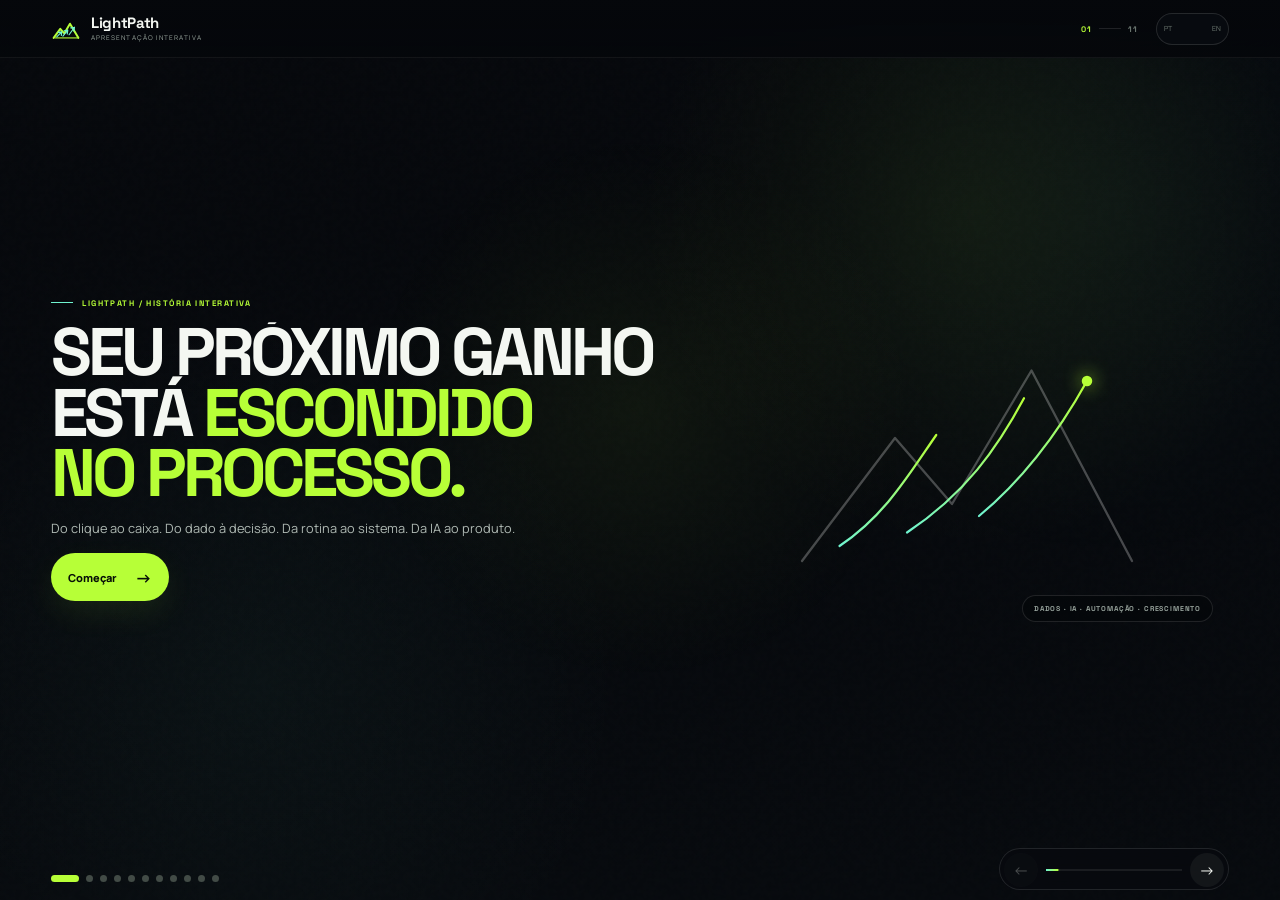
<file: apresentacao/index.html>
<!doctype html>
<html lang="pt-BR">
<head>
  <meta charset="utf-8" />
  <meta name="viewport" content="width=device-width,initial-scale=1,viewport-fit=cover" />
  <meta name="theme-color" content="#05070b" />
  <meta name="description" content="Apresentação interativa da LightPath Tecnologia: dados, IA, automação e Growth Systems orientados a impacto." />
  <title>Apresentação Interativa — LightPath Tecnologia</title>
  <link rel="icon" type="image/svg+xml" href="../favicon.svg" />
  <link rel="preconnect" href="https://fonts.googleapis.com" />
  <link rel="preconnect" href="https://fonts.gstatic.com" crossorigin />
  <link href="https://fonts.googleapis.com/css2?family=Manrope:wght@400;500;600;700;800&family=Space+Grotesk:wght@500;600;700&display=swap" rel="stylesheet" />
  <link rel="stylesheet" href="presentation.css?v=20260910-v3" />
  <link rel="stylesheet" href="presentation-v4.css?v=20260910-v4" />
</head>
<body>
  <canvas class="vector-field" id="vector-field" aria-hidden="true"></canvas>
  <div class="noise" aria-hidden="true"></div>

  <header class="appbar">
    <a href="../" class="app-brand" data-i18n-aria="chrome.backHome">
      <svg viewBox="0 0 34 34" fill="none" aria-hidden="true"><path d="M3 27 10.5 16.8l4.5 5.2L21.5 11 31 27" stroke="currentColor" stroke-width="2.3" stroke-linecap="round" stroke-linejoin="round"/><path d="M6.5 26 12.2 20.2m0 0-.5 4.1m.5-4.1-4 .7M13.5 25 19 18.3m0 0-.6 4.2m.6-4.2-4.1.7M20.5 23.5 26.6 15m0 0-.6 4.3m.6-4.3-4.2.7" class="growth-vector" stroke-linecap="round" stroke-linejoin="round"/><path d="M5 27h25" stroke="currentColor" stroke-width="2.1" stroke-linecap="round" opacity=".62"/></svg>
      <span><strong>LightPath</strong><small data-i18n="chrome.subtitle">apresentação interativa</small></span>
    </a>
    <div class="app-status" data-i18n-aria="chrome.progress"><span id="scene-number">01</span><i></i><span id="scene-total">11</span></div>
  </header>

  <main class="story" id="story" tabindex="0">
    <section class="scene is-active" data-scene="0" aria-labelledby="scene0-title">
      <div class="scene-inner hero-layout">
        <div class="scene-copy">
          <span class="scene-kicker" data-i18n="hero.kicker">LIGHTPATH / HISTÓRIA INTERATIVA</span>
          <h1 id="scene0-title"><span data-i18n="hero.a">Seu próximo ganho está</span> <em data-i18n="hero.b">escondido no processo.</em></h1>
          <p data-i18n="hero.copy">Do clique ao caixa. Do dado à decisão. Da rotina ao sistema. Da IA ao produto.</p>
          <button class="primary-action js-next" type="button"><span data-i18n="hero.cta">Começar</span><b>→</b></button>
        </div>
        <div class="hero-vector" aria-hidden="true">
          <svg viewBox="0 0 520 520"><defs><linearGradient id="heroGrad" x1="0" y1="1" x2="1" y2="0"><stop stop-color="#70f4d0"/><stop offset="1" stop-color="#b7ff37"/></linearGradient></defs><path class="mountain" d="M40 408 164 244l76 88 106-178 134 254"/><path class="vector vector-a" d="M90 388 C150 348 181 295 219 240"/><path class="vector vector-b" d="M180 370 C258 318 300 258 336 191"/><path class="vector vector-c" d="M276 348 C340 295 385 231 420 168"/><circle cx="420" cy="168" r="7" class="pulse"/></svg>
          <span class="hero-badge" data-i18n="hero.badge">DADOS · IA · AUTOMAÇÃO · GROWTH</span>
        </div>
      </div>
    </section>

    <section class="scene" data-scene="1" aria-labelledby="scene1-title">
      <div class="scene-inner split-layout impact-layout">
        <div class="scene-copy">
          <span class="scene-kicker" data-i18n="impact.kicker">01 / IMPACTO</span>
          <h2 id="scene1-title"><span data-i18n="impact.a">Tecnologia não é o produto.</span> <em data-i18n="impact.b">O impacto é.</em></h2>
          <p data-i18n="impact.copy">Escolha o resultado que precisa mover.</p>
        </div>
        <div class="impact-stage">
          <div class="impact-core"><small data-i18n="impact.output">SAÍDA</small><strong id="impact-core-title" data-i18n="impact.core">IMPACTO</strong><span id="impact-core-sub" data-i18n="impact.sub">mensurável</span></div>
          <div class="impact-options">
            <button class="impact-choice is-selected" type="button" data-impact="cost"><small>01</small><b data-i18n="impact.cost">REDUZIR CUSTO</b></button>
            <button class="impact-choice" type="button" data-impact="speed"><small>02</small><b data-i18n="impact.speed">ACELERAR DECISÃO</b></button>
            <button class="impact-choice" type="button" data-impact="scale"><small>03</small><b data-i18n="impact.scale">CRIAR ESCALA</b></button>
          </div>
        </div>
      </div>
    </section>

    <section class="scene" data-scene="2" aria-labelledby="scene2-title">
      <div class="scene-inner diagnosis-layout">
        <div class="scene-heading compact-heading">
          <span class="scene-kicker" data-i18n="diagnosis.kicker">02 / DIAGNÓSTICO</span>
          <h2 id="scene2-title"><span data-i18n="diagnosis.a">Onde o valor</span> <em data-i18n="diagnosis.b">trava?</em></h2>
          <p data-i18n="diagnosis.copy">Escolha o gargalo. Nós mostramos o primeiro vetor.</p>
        </div>
        <div class="bottleneck-grid">
          <button class="bottleneck is-selected" type="button" data-bottleneck="data"><small>01</small><i>⌁</i><b data-i18n="diagnosis.data">DADOS DISPERSOS</b></button>
          <button class="bottleneck" type="button" data-bottleneck="manual"><small>02</small><i>↯</i><b data-i18n="diagnosis.manual">PROCESSO MANUAL</b></button>
          <button class="bottleneck" type="button" data-bottleneck="decision"><small>03</small><i>◫</i><b data-i18n="diagnosis.delay">DECISÃO ATRASADA</b></button>
          <button class="bottleneck" type="button" data-bottleneck="ai"><small>04</small><i>✦</i><b data-i18n="diagnosis.ai">IA SEM CONTEXTO</b></button>
        </div>
        <div class="result-bar bottleneck-result">
          <div><small data-i18n="common.firstVector">PRIMEIRO VETOR</small><strong id="bottleneck-solution">BASE DE DADOS</strong></div>
          <p id="bottleneck-copy">Integrar fontes, criar contratos e tornar o dado confiável antes de acelerar analytics ou IA.</p>
          <span id="bottleneck-metric">Métrica → latência + qualidade</span>
        </div>
      </div>
    </section>

    <section class="scene" data-scene="3" aria-labelledby="scene3-title">
      <div class="scene-inner split-layout solutions-layout">
        <div class="scene-copy">
          <span class="scene-kicker" data-i18n="solutions.kicker">03 / SOLUÇÕES</span>
          <h2 id="scene3-title"><span data-i18n="solutions.a">Quatro capacidades.</span> <em data-i18n="solutions.b">Um sistema.</em></h2>
          <p data-i18n="solutions.copy">A tecnologia muda conforme o gargalo — não o contrário.</p>
        </div>
        <div class="solution-console">
          <div class="solution-core"><span id="solution-code">DADOS / 01</span><strong id="solution-title">Plataforma de Dados</strong><p id="solution-copy">Base confiável para decidir, automatizar e escalar.</p><small id="solution-stack">Pipelines · lakehouse · qualidade · observabilidade</small></div>
          <div class="solution-tabs">
            <button class="solution-node is-selected" type="button" data-solution="data"><i>⌁</i><span data-i18n="solutions.tabData">DADOS</span></button>
            <button class="solution-node" type="button" data-solution="ai"><i>✦</i><span data-i18n="solutions.tabAi">IA</span></button>
            <button class="solution-node" type="button" data-solution="automation"><i>↯</i><span data-i18n="solutions.tabAuto">AUTOMAÇÃO</span></button>
            <button class="solution-node" type="button" data-solution="analytics"><i>◫</i><span>BI / DS</span></button>
          </div>
        </div>
      </div>
    </section>

    <section class="scene" data-scene="4" aria-labelledby="scene4-title">
      <div class="scene-inner architecture-layout">
        <div class="scene-heading compact-heading">
          <span class="scene-kicker" data-i18n="architecture.kicker">04 / ARQUITETURA</span>
          <h2 id="scene4-title"><span data-i18n="architecture.a">Como o valor</span> <em data-i18n="architecture.b">flui.</em></h2>
          <p data-i18n="architecture.copy">A menor arquitetura que conecta origem, ação e ROI.</p>
        </div>
        <div class="architecture-flow">
          <button class="arch-node" type="button" data-arch="0"><small>01</small><b data-i18n="architecture.sources">FONTES</b><span data-i18n="architecture.sourcesSub">APIs · BD · arquivos</span></button><i class="arch-link">→</i>
          <button class="arch-node" type="button" data-arch="1"><small>02</small><b data-i18n="architecture.data">DADOS</b><span data-i18n="architecture.dataSub">qualidade · lakehouse</span></button><i class="arch-link">→</i>
          <button class="arch-node" type="button" data-arch="2"><small>03</small><b data-i18n="architecture.automation">AUTOMAÇÃO</b><span data-i18n="architecture.automationSub">eventos · APIs</span></button><i class="arch-link">→</i>
          <button class="arch-node" type="button" data-arch="3"><small>04</small><b data-i18n="architecture.ai">IA / MODELOS</b><span data-i18n="architecture.aiSub">RAG · agentes</span></button><i class="arch-link">→</i>
          <button class="arch-node" type="button" data-arch="4"><small>05</small><b data-i18n="architecture.decision">DECISÃO</b><span data-i18n="architecture.decisionSub">BI · alertas</span></button><i class="arch-link">→</i>
          <button class="arch-node arch-node--roi" type="button" data-arch="5"><small>06</small><b>ROI</b><span data-i18n="architecture.roi">tempo · custo · capacidade</span></button>
        </div>
        <div class="control-layer"><span data-i18n="architecture.control">CAMADA DE CONTROLE</span><b data-i18n="architecture.security">SEGURANÇA</b><b data-i18n="architecture.observe">OBSERVABILIDADE</b><b data-i18n="architecture.governance">GOVERNANÇA</b><b data-i18n="architecture.tests">TESTES</b><b data-i18n="architecture.human">SUPERVISÃO HUMANA</b></div>
      </div>
    </section>

    <section class="scene" data-scene="5" aria-labelledby="growth-title">
      <div class="scene-inner split-layout growth-layout">
        <div class="scene-copy">
          <span class="scene-kicker" data-i18n="growth.kicker">05 / GROWTH SYSTEMS</span>
          <h2 id="growth-title"><span data-i18n="growth.a">Da mídia ao caixa.</span> <em data-i18n="growth.b">Um único sistema.</em></h2>
          <p data-i18n="growth.copy">Você investe para trazer atenção. Nós seguimos o caminho até a receita.</p>
        </div>
        <div class="growth-console">
          <div class="growth-flow">
            <button class="growth-node is-selected" type="button" data-growth-step="media"><small>01</small><b data-i18n="growth.media">MÍDIA</b><span data-i18n="growth.mediaSub">criativo · tráfego</span></button>
            <button class="growth-node" type="button" data-growth-step="landing"><small>02</small><b>LANDING</b><span data-i18n="growth.landingSub">quiz · mensagem</span></button>
            <button class="growth-node" type="button" data-growth-step="checkout"><small>03</small><b>CHECKOUT</b><span data-i18n="growth.checkoutSub">oferta · pagamento</span></button>
            <button class="growth-node" type="button" data-growth-step="order"><small>04</small><b data-i18n="growth.order">PEDIDO</b><span data-i18n="growth.orderSub">verdade comercial</span></button>
            <button class="growth-node" type="button" data-growth-step="lifecycle"><small>05</small><b data-i18n="growth.lifecycle">CICLO</b><span data-i18n="growth.lifecycleSub">members · CRM</span></button>
          </div>
          <div class="growth-data"><span data-i18n="growth.attribution">ATRIBUIÇÃO</span><b>UTM</b><b>event_id</b><b>Meta/CAPI</b><b>GA4</b><b>webhooks</b></div>
          <div class="growth-insight"><small data-i18n="growth.lens">LENTE ATIVA</small><strong id="growth-insight-title">Aquisição com feedback de negócio.</strong><p id="growth-insight-copy">Criativo e mídia precisam ser avaliados até o pedido real — não só pelo clique.</p><span id="growth-insight-kpi">Decisão → CAC · receita · qualidade do tráfego</span></div>
        </div>
      </div>
    </section>

    <section class="scene" data-scene="6" aria-labelledby="scene6-title">
      <div class="scene-inner split-layout method-layout">
        <div class="scene-copy">
          <span class="scene-kicker" data-i18n="method.kicker">06 / MÉTODO</span>
          <h2 id="scene6-title"><span data-i18n="method.a">Primeiro o impacto.</span> <em data-i18n="method.b">Depois a tecnologia.</em></h2>
          <p data-i18n="method.copy">Quatro passos para sair do gargalo e chegar em produção.</p>
        </div>
        <div class="method-app">
          <div class="method-nav">
            <button type="button" class="is-selected" data-method="0"><span>01</span><b data-i18n="method.step1">Diagnóstico</b></button>
            <button type="button" data-method="1"><span>02</span><b data-i18n="method.step2">Desenho</b></button>
            <button type="button" data-method="2"><span>03</span><b data-i18n="method.step3">Implementação</b></button>
            <button type="button" data-method="3"><span>04</span><b data-i18n="method.step4">Otimização</b></button>
          </div>
          <div class="method-content"><small id="method-tag">DIAGNÓSTICO</small><strong id="method-title">Mapeamos onde o valor está travado.</strong><div class="method-output"><span data-i18n="common.output">SAÍDA</span><b id="method-output">Mapa de oportunidades priorizado</b></div></div>
        </div>
      </div>
    </section>

    <section class="scene" data-scene="7" aria-labelledby="scene7-title">
      <div class="scene-inner proof-layout">
        <div class="scene-heading compact-heading">
          <span class="scene-kicker" data-i18n="proof.kicker">07 / ENGENHARIA COM PROVA</span>
          <h2 id="scene7-title"><span data-i18n="proof.a">Escala real.</span> <em data-i18n="proof.b">Menos esforço. Mais capacidade.</em></h2>
          <p data-i18n="proof.copy">Experiência técnica aplicada em produção.</p>
        </div>
        <div class="proof-grid">
          <button class="proof-tile is-selected" type="button" data-proof="scale"><strong data-count="10" data-prefix="" data-suffix="+ TB">10+ TB</strong><span data-i18n="proof.m1">PROCESSADOS / MÊS</span></button>
          <button class="proof-tile" type="button" data-proof="auto"><strong data-count="95" data-prefix="" data-suffix="%">95%</strong><span data-i18n="proof.m2">FLUXOS AUTOMATIZADOS</span></button>
          <button class="proof-tile" type="button" data-proof="manual"><strong data-count="50" data-prefix="-" data-suffix="%">-50%</strong><span data-i18n="proof.m3">ESFORÇO MANUAL</span></button>
          <button class="proof-tile" type="button" data-proof="ops"><strong data-count="20" data-prefix="+" data-suffix="%">+20%</strong><span data-i18n="proof.m4">EFICIÊNCIA OPERACIONAL</span></button>
        </div>
        <div class="result-bar proof-meaning"><div><small data-i18n="proof.lens">LEITURA DE NEGÓCIO</small><strong id="proof-title">Capacidade para crescer sem linearizar infraestrutura.</strong></div><p id="proof-copy">Pipelines distribuídos e runtime otimizado transformam volume em capacidade operacional previsível.</p></div>
      </div>
    </section>

    <section class="scene" data-scene="8" aria-labelledby="scene8-title">
      <div class="scene-inner split-layout ai-layout">
        <div class="scene-copy">
          <span class="scene-kicker" data-i18n="ai.kicker">08 / IA APLICADA</span>
          <h2 id="scene8-title"><span data-i18n="ai.a">IA do dado</span> <em data-i18n="ai.b">ao deploy.</em></h2>
          <p data-i18n="ai.copy">Modelo é só uma peça. Valor nasce do sistema.</p>
        </div>
        <div class="ai-product">
          <div class="ai-product-head"><span data-i18n="ai.selected">PROJETO EM DESTAQUE</span><strong>Dermaly AI</strong><small data-i18n="ai.productSub">aplicação multimodal assistida por IA</small></div>
          <div class="ai-pipeline">
            <button type="button" class="is-active" data-ai-step="0"><span data-i18n="ai.input">ENTRADA</span><b data-i18n="ai.inputSub">imagem + perfil</b><i data-i18n="ai.ready">PRONTO</i></button>
            <button type="button" data-ai-step="1"><span data-i18n="ai.model">MODELO</span><b data-i18n="ai.modelSub">análise multimodal</b><i data-i18n="ai.run">EXECUTAR</i></button>
            <button type="button" data-ai-step="2"><span data-i18n="ai.output">SAÍDA</span><b>JSON estruturado</b><i data-i18n="ai.valid">VÁLIDO</i></button>
            <button type="button" data-ai-step="3"><span>TRACKING</span><b data-i18n="ai.trackingSub">eventos + resultados</b><i data-i18n="ai.on">ATIVO</i></button>
          </div>
          <div class="ai-signal"><span></span><b id="ai-message">Contexto entra. A análise começa com dados estruturados.</b></div>
        </div>
      </div>
    </section>

    <section class="scene" data-scene="9" aria-labelledby="scene9-title">
      <div class="scene-inner split-layout discovery-layout">
        <div class="scene-copy">
          <span class="scene-kicker" data-i18n="discovery.kicker">09 / DISCOVERY</span>
          <h2 id="scene9-title"><span data-i18n="discovery.a">Qual gargalo merece ser</span> <em data-i18n="discovery.b">removido primeiro?</em></h2>
          <p data-i18n="discovery.copy">Traga o problema em linguagem de negócio. A arquitetura vem depois.</p>
        </div>
        <div class="diagnostic-app">
          <div class="diagnostic-options">
            <button type="button" data-diagnostic="manual" data-i18n="discovery.opt1">Processo manual</button>
            <button type="button" data-diagnostic="data" data-i18n="discovery.opt2">Dados dispersos</button>
            <button type="button" data-diagnostic="decision" data-i18n="discovery.opt3">Decisão atrasada</button>
            <button type="button" data-diagnostic="ai" data-i18n="discovery.opt4">IA sem caso de uso</button>
            <button type="button" data-diagnostic="scale" data-i18n="discovery.opt5">Operação sem escala</button>
          </div>
          <div class="diagnostic-result" id="diagnostic-result"><small data-i18n="discovery.select">SELECIONE UM GARGALO</small><strong data-i18n="discovery.result">Encontramos o primeiro vetor de ganho.</strong><p data-i18n="discovery.resultCopy">Vamos medir tempo, custo, risco e capacidade antes de propor arquitetura.</p></div>
          <button class="primary-action diagnostic-cta js-next" type="button"><span data-i18n="discovery.cta">Continuar</span><b>→</b></button>
        </div>
      </div>
    </section>

    <section class="scene scene--cta" data-scene="10" aria-labelledby="scene10-title">
      <div class="scene-inner cta-layout">
        <div class="cta-copy">
          <span class="scene-kicker" data-i18n="cta.kicker">10 / PRÓXIMO PASSO</span>
          <h2 id="scene10-title"><span data-i18n="cta.a">Vamos encontrar seu</span> <em data-i18n="cta.b">próximo ganho?</em></h2>
          <p data-i18n="cta.copy">Se existe um gargalo de receita, operação, dados ou decisão, nós podemos mapear o caminho e transformar em sistema.</p>
          <div class="cta-actions">
            <a href="mailto:vifalqueiro@gmail.com?subject=LightPath%20-%20Oportunidade" class="primary-action"><span data-i18n="cta.primary">Entre em contato</span><b>↗</b></a>
            <a href="https://br.linkedin.com/in/vfalqueiroreis" target="_blank" rel="noopener noreferrer" class="secondary-action"><span data-i18n="cta.secondary">Falar pelo LinkedIn</span><b>↗</b></a>
          </div>
          <small class="legal-line">Lightpath Tecnologia Ltda · CNPJ 65.652.507/0001-75</small>
        </div>
        <div class="cta-visual" aria-hidden="true">
          <svg viewBox="0 0 520 520"><defs><linearGradient id="ctaGrad" x1="0" y1="1" x2="1" y2="0"><stop stop-color="#70f4d0"/><stop offset="1" stop-color="#b7ff37"/></linearGradient></defs><path class="mountain" d="M40 408 164 244l76 88 106-178 134 254"/><path class="vector vector-a" d="M90 388 C150 348 181 295 219 240"/><path class="vector vector-b" d="M180 370 C258 318 300 258 336 191"/><path class="vector vector-c" d="M276 348 C340 295 385 231 420 168"/><circle cx="420" cy="168" r="7" class="pulse"/></svg>
          <span data-i18n="cta.badge">DADOS · IA · AUTOMAÇÃO · GROWTH</span>
        </div>
      </div>
    </section>
  </main>

  <div class="scene-dots" id="scene-dots" data-i18n-aria="chrome.dots"></div>
  <nav class="story-controls" data-i18n-aria="chrome.nav"><button id="prev-scene" type="button" data-i18n-aria="chrome.prev">←</button><div class="story-progress"><span id="story-progress-bar"></span></div><button id="next-scene" type="button" data-i18n-aria="chrome.next">→</button></nav>

  <script src="https://cdnjs.cloudflare.com/ajax/libs/gsap/3.13.0/gsap.min.js"></script>
  <script src="presentation-i18n-v4.js?v=20260910-v4"></script>
  <script src="presentation-v4.js?v=20260910-v4"></script>
</body>
</html>
</file>
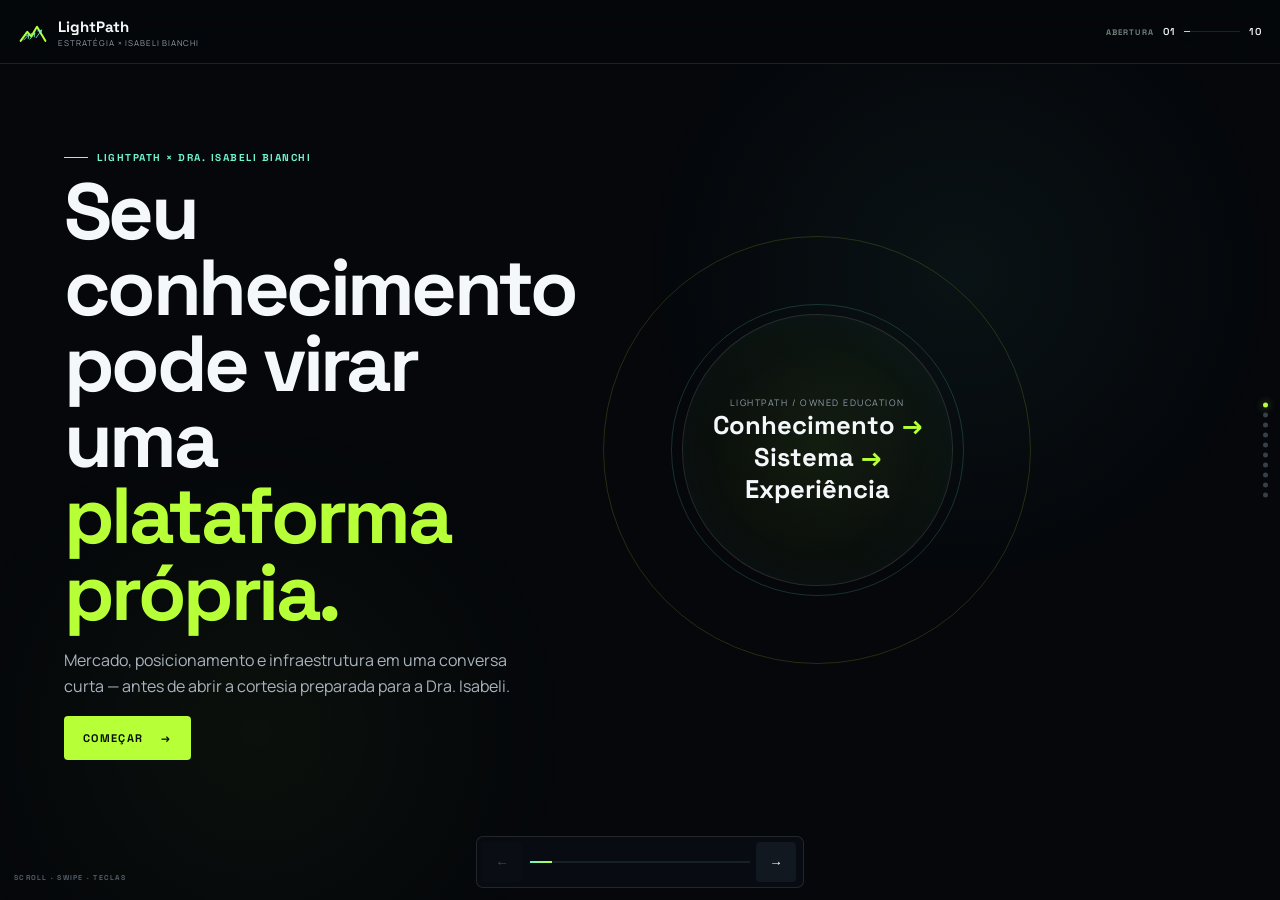
<file: prototipos/dra-isabeli-bianchi/index.html>
<!doctype html>
<html lang="pt-BR">
<head>
<meta charset="utf-8">
<meta name="viewport" content="width=device-width,initial-scale=1,viewport-fit=cover">
<meta name="theme-color" content="#05070b">
<meta name="description" content="Apresentação estratégica LightPath × Dra. Isabeli Bianchi — benchmark, infraestrutura própria e cortesia de protótipo.">
<title>LightPath × Dra. Isabeli Bianchi</title>
<link rel="icon" type="image/svg+xml" href="../../favicon.svg">
<link rel="preconnect" href="https://fonts.googleapis.com">
<link rel="preconnect" href="https://fonts.gstatic.com" crossorigin>
<link href="https://fonts.googleapis.com/css2?family=Manrope:wght@400;500;600;700;800&family=Space+Grotesk:wght@500;600;700&display=swap" rel="stylesheet">
<style>
:root{--bg:#05070b;--panel:#090d13;--panel2:#0d131b;--text:#f5f8fb;--muted:#929daa;--line:rgba(255,255,255,.11);--lime:#b7ff37;--mint:#70f4d0;--clinical:#f3f1eb;--ink:#17211e;--sage:#7f9489;--vh:100vh}
*{box-sizing:border-box}html,body{margin:0;height:100%;background:var(--bg);color:var(--text);font-family:Manrope,Arial,sans-serif;overflow:hidden}a{color:inherit}.appbar{position:fixed;z-index:30;left:0;right:0;top:0;height:64px;padding:0 max(18px,env(safe-area-inset-left)) 0 max(18px,env(safe-area-inset-right));display:flex;align-items:center;justify-content:space-between;border-bottom:1px solid var(--line);background:rgba(5,7,11,.86);backdrop-filter:blur(18px)}.brand{display:flex;align-items:center;gap:10px;text-decoration:none}.brand svg{width:30px;height:30px;color:var(--lime)}.brand strong{font-family:"Space Grotesk";font-size:15px}.brand small{display:block;color:var(--muted);font-size:8px;letter-spacing:.11em;text-transform:uppercase}.status{display:flex;align-items:center;gap:9px;font:600 10px "Space Grotesk";letter-spacing:.13em}.status i{display:block;width:56px;height:1px;background:var(--line);position:relative}.status i:after{content:"";position:absolute;left:0;top:0;height:1px;width:var(--progress,10%);background:linear-gradient(90deg,var(--mint),var(--lime));box-shadow:0 0 12px rgba(183,255,55,.35);transition:width .35s ease}.story{height:var(--vh);position:relative;outline:none;overflow:hidden}.scene{position:absolute;inset:64px 0 0;display:grid;place-items:center;padding:clamp(18px,3vw,40px) clamp(16px,5vw,72px) calc(76px + env(safe-area-inset-bottom));opacity:0;visibility:hidden;transform:translate3d(0,12px,0);transition:opacity .36s ease,transform .42s cubic-bezier(.2,.8,.2,1),visibility 0s .42s;background:radial-gradient(circle at 75% 25%,rgba(112,244,208,.05),transparent 28%),radial-gradient(circle at 20% 80%,rgba(183,255,55,.04),transparent 26%)}.scene.is-active{opacity:1;visibility:visible;transform:none;transition-delay:0s}.inner{width:min(1180px,100%);max-height:100%;display:grid;gap:clamp(18px,2.8vw,34px);align-items:center}.split{grid-template-columns:minmax(0,.82fr) minmax(0,1.18fr)}.kicker{display:inline-flex;align-items:center;gap:9px;color:var(--mint);font:700 10px "Space Grotesk";letter-spacing:.15em;text-transform:uppercase}.kicker:before{content:"";width:24px;height:1px;background:var(--lime)}h1,h2{font-family:"Space Grotesk";letter-spacing:-.045em;line-height:.96;margin:10px 0 14px}h1{font-size:clamp(42px,7vw,90px);max-width:11ch}h2{font-size:clamp(34px,5.4vw,68px);max-width:14ch}h1 em,h2 em{font-style:normal;color:var(--lime)}.copy p,.heading p{color:#aab4be;line-height:1.65;font-size:clamp(13px,1.25vw,17px);max-width:58ch}.primary{display:inline-flex;align-items:center;justify-content:center;gap:18px;border:1px solid rgba(183,255,55,.5);background:var(--lime);color:#071006;text-decoration:none;padding:14px 18px;border-radius:4px;font:800 11px "Space Grotesk";letter-spacing:.12em;text-transform:uppercase;cursor:pointer}.primary:hover{transform:translateY(-2px);box-shadow:0 12px 34px rgba(183,255,55,.13)}button.primary{appearance:none}.hero-orbit{aspect-ratio:1;max-height:58vh;position:relative;display:grid;place-items:center}.orb{position:absolute;border:1px solid rgba(183,255,55,.16);border-radius:50%;inset:9%;animation:spin 18s linear infinite}.orb.b{inset:22%;border-color:rgba(112,244,208,.18);animation-direction:reverse;animation-duration:14s}.hero-core{width:52%;aspect-ratio:1;border-radius:50%;border:1px solid rgba(255,255,255,.12);background:radial-gradient(circle,rgba(183,255,55,.08),rgba(5,7,11,.2));display:grid;place-content:center;text-align:center;box-shadow:inset 0 0 60px rgba(112,244,208,.04)}.hero-core small{color:var(--muted);font-size:9px;letter-spacing:.17em}.hero-core strong{font:700 clamp(16px,2vw,26px) "Space Grotesk";max-width:13ch}.hero-core strong span{color:var(--lime)}@keyframes spin{to{transform:rotate(360deg)}}.three{display:grid;grid-template-columns:repeat(3,1fr);gap:10px}.three article,.owned article{border:1px solid var(--line);background:linear-gradient(180deg,rgba(255,255,255,.025),rgba(255,255,255,.01));padding:18px;min-height:150px}.three small,.owned small,.surface small,.bench small{color:var(--mint);font:700 9px "Space Grotesk";letter-spacing:.12em}.three strong,.owned strong{display:block;font:700 17px "Space Grotesk";margin:24px 0 7px}.three p,.owned p{margin:0;color:var(--muted);font-size:11px;line-height:1.45}.benchmark-layout{grid-template-rows:auto 1fr auto}.heading h2{max-width:16ch;margin-bottom:8px}.heading{align-self:end}.bench-grid{display:grid;grid-template-columns:repeat(4,1fr);gap:7px;align-content:center}.bench{border:1px solid var(--line);background:#080c12;padding:10px;min-height:118px;display:flex;flex-direction:column;position:relative}.bench b{font:700 11px "Space Grotesk";margin:5px 0}.bench p{font-size:9px;line-height:1.38;color:#9aa5ae;margin:0 0 8px;flex:1}.bench-links{display:flex;gap:5px;flex-wrap:wrap}.bench-links a{font-size:8px;text-decoration:none;border:1px solid rgba(112,244,208,.25);padding:5px 7px;border-radius:2px;color:#c7d4cf}.bench-links a:hover{color:#071006;background:var(--mint)}.note{color:#68747f;font-size:8px;line-height:1.45;margin:0}.flow{display:grid;grid-template-columns:repeat(7,auto);gap:8px;align-items:center}.node{border:1px solid var(--line);background:var(--panel);padding:18px 14px;min-width:130px}.node small{color:#64707c;font-size:8px}.node b{display:block;font:700 11px "Space Grotesk";margin:6px 0}.node span{font-size:9px;color:var(--muted)}.arrow{color:#4e5b64}.risks{grid-column:1/-1;display:flex;gap:6px;flex-wrap:wrap;margin-top:8px}.risks span{border:1px solid rgba(255,255,255,.08);background:#080b10;color:#89949e;font-size:9px;padding:6px 8px}.owned{display:grid;grid-template-columns:repeat(4,1fr);gap:8px}.owned .wide{grid-column:1/-1;min-height:auto}.surface-grid{display:grid;grid-template-columns:repeat(3,1fr);gap:10px}.surface{border:1px solid var(--line);background:var(--panel);padding:10px;text-decoration:none;transition:.2s}.surface:hover{border-color:rgba(183,255,55,.38);transform:translateY(-3px)}.browser{height:24px;border-bottom:1px solid var(--line);display:flex;align-items:center;gap:5px;margin:-2px -2px 14px}.browser i{width:5px;height:5px;border-radius:50%;background:#334047}.browser span{margin-left:4px;color:#65717c;font-size:8px}.surface strong{display:block;font:700 18px "Space Grotesk";margin:7px 0}.surface p{color:var(--muted);font-size:10px;line-height:1.5}.surface b{color:var(--lime);font-size:9px}.chain{display:grid;grid-template-columns:repeat(11,auto);gap:7px;align-items:center;justify-content:center}.chain article{min-width:110px;padding:14px 10px;border:1px solid var(--line);background:var(--panel);text-align:center}.chain small{display:block;color:#65717c;font-size:7px}.chain b{font:700 9px "Space Grotesk"}.system{margin-top:15px;border:1px solid rgba(112,244,208,.2);background:rgba(112,244,208,.025);padding:12px;display:flex;gap:7px;align-items:center;justify-content:center;flex-wrap:wrap}.system span{color:var(--mint);font-size:8px;letter-spacing:.12em}.system b{font-size:8px;color:#a4b2ac;border-left:1px solid var(--line);padding-left:7px}.clinical{background:radial-gradient(circle at 78% 35%,rgba(127,148,137,.18),transparent 35%),#0a0d0c}.brand-panel{background:var(--clinical);color:var(--ink);border-radius:4px;padding:18px;display:grid;grid-template-columns:minmax(220px,.8fr) minmax(0,1.2fr);gap:20px;align-items:center;box-shadow:0 30px 80px rgba(0,0,0,.22)}.logo-img{display:block;width:min(100%,330px);margin:auto;border-radius:2px}.clinical .copy p{color:#9ba9a2}.clinical-tags{display:flex;flex-wrap:wrap;gap:6px;margin:14px 0}.clinical-tags span{border:1px solid rgba(112,244,208,.24);background:rgba(112,244,208,.04);padding:7px 9px;font-size:9px;color:#d4e3dd}.courtesy{color:#53665e;font:700 9px "Space Grotesk";letter-spacing:.12em;text-transform:uppercase}.brand-panel h3{font:700 28px "Space Grotesk";margin:6px 0 8px}.brand-panel p{color:#51615a;font-size:11px;line-height:1.55}.brand-panel .concept{display:flex;gap:7px;flex-wrap:wrap;margin-top:10px}.brand-panel .concept span{border:1px solid rgba(23,33,30,.15);padding:6px 7px;font-size:8px;color:#53635c}.preview{display:grid;grid-template-columns:repeat(3,1fr);gap:9px}.preview article{border:1px solid var(--line);background:#0a0e13;padding:11px}.preview small{color:var(--mint);font-size:8px}.preview strong{display:block;font:700 13px "Space Grotesk";margin:8px 0}.mock{height:120px;border:1px solid rgba(255,255,255,.07);background:linear-gradient(145deg,#0d131a,#070a0e);padding:10px;overflow:hidden}.mock i{display:block;height:6px;background:#1b252b;margin:6px 0}.mock i:nth-child(1){width:65%;background:linear-gradient(90deg,var(--lime),#29372a)}.mock i:nth-child(2){width:88%}.mock i:nth-child(3){width:54%}.final{grid-template-columns:1fr 1fr}.final-art{height:min(48vh,390px);border:1px solid var(--line);position:relative;overflow:hidden;background:linear-gradient(145deg,rgba(183,255,55,.04),rgba(112,244,208,.025))}.final-art:before,.final-art:after{content:"";position:absolute;border:1px solid rgba(183,255,55,.18);border-radius:50%;inset:15%;animation:spin 20s linear infinite}.final-art:after{inset:30%;border-color:rgba(112,244,208,.18);animation-direction:reverse}.final-art strong{position:absolute;inset:0;display:grid;place-content:center;text-align:center;font:700 22px "Space Grotesk"}.final-art strong span{color:var(--lime)}.cta-note{display:block;color:#68747e;font-size:9px;margin-top:10px;max-width:50ch}.controls{position:fixed;z-index:30;left:50%;transform:translateX(-50%);bottom:max(12px,env(safe-area-inset-bottom));display:grid;grid-template-columns:42px minmax(130px,220px) 42px;gap:6px;align-items:center;padding:5px;background:rgba(9,13,19,.9);border:1px solid var(--line);backdrop-filter:blur(18px);border-radius:7px}.controls button{width:40px;height:40px;border:0;background:#111820;color:white;cursor:pointer;border-radius:4px}.controls button:disabled{opacity:.25}.progress{height:2px;background:#172027;overflow:hidden}.progress span{display:block;height:100%;background:linear-gradient(90deg,var(--mint),var(--lime));transform-origin:left;transform:scaleX(.1);transition:.3s}.dots{position:fixed;right:12px;top:50%;transform:translateY(-50%);z-index:29;display:grid;gap:5px}.dots button{border:0;width:5px;height:5px;padding:0;border-radius:50%;background:#354049;cursor:pointer}.dots button.active{background:var(--lime);box-shadow:0 0 9px rgba(183,255,55,.55)}.toast{position:fixed;z-index:60;right:15px;bottom:82px;max-width:320px;background:#10171d;border:1px solid rgba(183,255,55,.3);padding:13px;box-shadow:0 20px 70px rgba(0,0,0,.35)}.toast strong{display:block;font:700 12px "Space Grotesk";color:var(--lime);margin-bottom:4px}.toast span{color:#9eabb4;font-size:10px;line-height:1.5}.toast[hidden]{display:none}
@media(max-width:900px){.split,.final{grid-template-columns:1fr;grid-template-rows:auto 1fr}.scene{padding:14px 15px calc(68px + env(safe-area-inset-bottom));align-items:center}.inner{gap:12px}.copy p,.heading p{font-size:12px;line-height:1.45}h1{font-size:clamp(38px,10vw,62px)}h2{font-size:clamp(30px,8vw,47px)}.hero-orbit{height:31vh}.three{grid-template-columns:repeat(3,1fr)}.three article{padding:10px;min-height:100px}.three strong{font-size:13px;margin:14px 0 5px}.three p{font-size:8px}.bench-grid{grid-template-columns:repeat(2,1fr);gap:4px}.bench{min-height:88px;padding:7px}.bench b{font-size:9px;margin:3px 0}.bench p{font-size:7.5px;margin-bottom:5px}.bench-links a{font-size:9px;padding:8px 8px;min-height:36px;display:inline-flex;align-items:center}.note{font-size:6.5px}.flow{grid-template-columns:repeat(7,auto);gap:3px}.node{padding:8px 6px;min-width:75px}.node b{font-size:8px}.node span{display:none}.risks{margin-top:3px}.risks span{font-size:7px;padding:4px 5px}.owned{grid-template-columns:repeat(2,1fr);gap:4px}.owned article{padding:9px;min-height:92px}.owned strong{font-size:11px;margin:10px 0 4px}.owned p{font-size:8px}.surface-grid{grid-template-columns:1fr;gap:5px}.surface{display:grid;grid-template-columns:1fr auto;grid-template-areas:"bar bar" "tag open" "name name" "copy copy";padding:7px}.surface .browser{grid-area:bar;margin:0 0 6px;height:16px}.surface small{grid-area:tag;font-size:7px}.surface strong{grid-area:name;font-size:12px;margin:3px 0}.surface p{grid-area:copy;font-size:8px;margin:0}.surface b{grid-area:open;align-self:start}.chain{grid-template-columns:repeat(11,auto);gap:2px}.chain article{min-width:51px;padding:8px 3px}.chain b{font-size:6.5px}.chain i{font-size:8px}.system{margin-top:8px;padding:7px;gap:4px}.system b,.system span{font-size:6.5px}.brand-panel{grid-template-columns:135px 1fr;padding:10px;gap:10px}.brand-panel h3{font-size:18px}.brand-panel p{font-size:8px}.preview{gap:4px}.preview article{padding:6px}.preview strong{font-size:9px}.mock{height:90px;padding:6px}.final-art{height:25vh}.dots{display:none}.brand small{display:none}.status i{width:36px}}
@media(max-width:560px){.appbar{height:54px}.scene{inset:54px 0 0}.kicker{font-size:8px}.three{gap:4px}.three article{padding:7px}.flow{transform:scale(.94);transform-origin:center}.owned{grid-template-columns:repeat(2,1fr)}.owned .wide{grid-column:1/-1}.surface-grid{gap:4px}.brand-panel{grid-template-columns:110px 1fr}.logo-img{max-height:165px;object-fit:contain}.preview article{min-width:0}.controls{bottom:max(5px,env(safe-area-inset-bottom));grid-template-columns:38px minmax(120px,1fr) 38px}.controls button{width:36px;height:36px}}
@media(max-height:650px){.scene{padding-top:8px;padding-bottom:62px}h1{font-size:38px}h2{font-size:29px}.copy p,.heading p{font-size:9px}.hero-orbit{height:32vh}.bench{min-height:78px}.bench p{font-size:7px}.three article{min-height:82px}.preview .mock{height:72px}.final-art{height:24vh}}
@media(prefers-reduced-motion:reduce){*,*:before,*:after{animation:none!important;scroll-behavior:auto!important;transition-duration:.01ms!important}}

/* 2026-09-25 refinement pass */
.scene{padding-bottom:calc(102px + env(safe-area-inset-bottom))}
h1:focus,h2:focus{outline:none}h1:focus-visible,h2:focus-visible{box-shadow:0 0 0 1px rgba(112,244,208,.55),0 0 0 7px rgba(112,244,208,.05);border-radius:3px}
.scene[data-scene="0"] h1{max-width:12ch;font-size:clamp(40px,6.2vw,82px)}
.bench-summary{display:grid;grid-template-columns:auto 1fr;gap:16px;align-items:center;border:1px solid rgba(183,255,55,.22);background:linear-gradient(90deg,rgba(183,255,55,.06),rgba(112,244,208,.025));padding:11px 14px}.bench-summary span{color:var(--lime);font:700 8px "Space Grotesk";letter-spacing:.13em}.bench-summary b{font:600 11px/1.35 "Space Grotesk";color:#dce8df}.bench-grid--featured{grid-template-columns:repeat(4,1fr)}.bench-grid--featured .bench{min-height:128px}.bench-extra{display:grid;grid-template-columns:repeat(4,1fr);gap:6px}.bench-extra article{border:1px solid rgba(255,255,255,.08);background:#080b10;padding:8px;display:grid;gap:3px}.bench-extra b{font:700 8px "Space Grotesk";color:#cfd8dd}.bench-extra span{font-size:7px;color:#75818a}.bench-extra div{display:flex;gap:4px;flex-wrap:wrap;margin-top:2px}.bench-extra a{font-size:7px;color:#9fb5aa;text-decoration:none;border-bottom:1px solid rgba(112,244,208,.2)}.bench-extra a:hover{color:var(--mint)}
.surface--visual{padding:8px;display:grid;grid-template-rows:24px minmax(92px,1fr) auto;gap:8px}.surface--visual .browser{margin:0}.surface-shot{position:relative;overflow:hidden;border:1px solid rgba(255,255,255,.07);background:#0b1015;min-height:120px}.surface-shot iframe{position:absolute;inset:0;width:320%;height:320%;transform:scale(.3125);transform-origin:0 0;border:0;pointer-events:none}.surface-shield{position:absolute;inset:0;background:linear-gradient(180deg,transparent 64%,rgba(5,7,11,.34));pointer-events:none}.surface-meta strong{font-size:14px;margin:5px 0}.surface-meta p{margin:0 0 6px}.proof-bridge{background:radial-gradient(circle at 94% 58%,rgba(127,148,137,.12),transparent 30%),radial-gradient(circle at 75% 25%,rgba(112,244,208,.04),transparent 28%),#05070b}.bridge-to-clinical{background:linear-gradient(90deg,#05070b 0 72%,rgba(127,148,137,.10) 100%)}.bridge-to-clinical:after{content:"";position:absolute;right:5vw;top:12%;bottom:15%;width:1px;background:linear-gradient(transparent,rgba(243,241,235,.28),transparent)}.system small{width:100%;text-align:center;color:#63726b;font-size:7px;letter-spacing:.08em;margin-top:3px}
.preview--live article{padding:7px}.live-preview{height:145px;position:relative;overflow:hidden;border:1px solid rgba(23,33,30,.16);background:#e9ece6}.live-preview iframe{position:absolute;inset:0;width:333.333%;height:333.333%;transform:scale(.3);transform-origin:0 0;border:0;pointer-events:none;background:white}.live-preview>span{position:absolute;left:6px;right:6px;bottom:6px;background:rgba(5,7,11,.86);color:#c7d6cf;font:700 6px "Space Grotesk";letter-spacing:.08em;padding:6px 7px;backdrop-filter:blur(8px)}
.cta-expectation{display:grid;grid-template-columns:auto 1fr;grid-template-areas:"time route" "time note";gap:2px 12px;align-items:center;border-left:2px solid var(--lime);padding:8px 10px;margin:14px 0 17px;background:rgba(183,255,55,.035)}.cta-expectation b{grid-area:time;color:var(--lime);font:700 14px "Space Grotesk"}.cta-expectation span{grid-area:route;color:#d6e2dc;font-size:9px}.cta-expectation small{grid-area:note;color:#75817b;font-size:7px}.final-art--product{padding:34px 16px 14px;display:block}.final-art--product:before,.final-art--product:after{display:none}.final-art--product>.browser{position:absolute;left:12px;right:12px;top:8px}.final-art--product .live-preview{height:100%;border-color:rgba(183,255,55,.16)}.final-art--product>strong{pointer-events:none;background:linear-gradient(180deg,transparent 55%,rgba(5,7,11,.82));align-content:end;padding-bottom:22px;font-size:14px;letter-spacing:.04em}.live-preview--final iframe{width:250%;height:250%;transform:scale(.4)}
@media(max-width:900px){.scene{padding-bottom:calc(82px + env(safe-area-inset-bottom))}.bench-summary{grid-template-columns:1fr;gap:3px;padding:7px}.bench-summary b{font-size:8px}.bench-grid--featured{grid-template-columns:repeat(2,1fr);gap:4px}.bench-grid--featured .bench{min-height:82px}.bench-extra{grid-template-columns:repeat(2,1fr);gap:3px}.bench-extra article{padding:5px}.bench-extra b{font-size:7px}.bench-extra span{font-size:6.5px}.bench-extra a{font-size:7px;min-height:30px;display:inline-flex;align-items:center}.surface--visual{grid-template-columns:1fr;grid-template-rows:16px 72px auto}.surface-shot{min-height:72px}.surface-shot iframe{width:400%;height:400%;transform:scale(.25)}.surface-meta strong{font-size:11px}.preview--live{grid-template-columns:1fr;gap:4px}.preview--live article{display:grid;grid-template-columns:95px 1fr;grid-template-areas:"tag preview" "title preview";align-items:center;gap:2px 6px}.preview--live article small{grid-area:tag}.preview--live article strong{grid-area:title;margin:0}.preview--live .live-preview{grid-area:preview;height:105px}.final-art--product{height:27vh}.cta-expectation{margin:10px 0 12px}}
@media(max-width:560px){.scene[data-scene="0"] h1{font-size:clamp(36px,9vw,52px)}.bench-grid--featured .bench p{display:none}.bench-grid--featured .bench{min-height:72px}.bench-links a{min-height:34px}.bench-extra span{display:none}.surface--visual{grid-template-rows:15px 64px auto}.surface-meta p{display:none}.live-preview>span{font-size:5.5px}.final-art--product{height:24vh}}
@media(max-height:720px) and (min-width:901px){.scene{padding-top:12px;padding-bottom:90px}.benchmark-layout{gap:8px}.heading h2{font-size:clamp(30px,4.7vw,54px)}.bench-grid--featured .bench{min-height:112px;padding:8px}.bench-extra article{padding:6px}.surface-shot{min-height:96px}.surface-meta p{font-size:8px}.live-preview{height:120px}}

/* QA hardening */
a:focus-visible,button:focus-visible{outline:1px solid var(--mint);outline-offset:3px;box-shadow:0 0 0 5px rgba(112,244,208,.08)}
.checkout-public-proof{position:absolute;inset:0;background:linear-gradient(145deg,#f5efe6,#fffaf3);color:#3d342e;display:flex;flex-direction:column;justify-content:center;padding:14px}.checkout-public-proof span{font:700 7px "Space Grotesk";letter-spacing:.13em;color:#947a68}.checkout-public-proof b{font:700 18px "Space Grotesk";margin:5px 0 2px}.checkout-public-proof small{font-size:8px;color:#76665c}.checkout-public-proof i{font-style:normal;margin-top:10px;padding-top:8px;border-top:1px solid rgba(61,52,46,.13);font-size:7px;color:#8a776a}.surface-shot--static{background:#f5efe6}
@media(max-width:900px){.bench-extra b{font-size:8px}.bench-extra span{font-size:7.5px}.bench-extra a{font-size:8px}.note{font-size:7.5px}.system b,.system span{font-size:7.5px}.system small{font-size:7px}.checkout-public-proof{padding:8px}.checkout-public-proof b{font-size:12px}.checkout-public-proof small{font-size:7px}.checkout-public-proof i{display:none}}
@media(max-width:560px){.bench-extra b{font-size:8.5px}.bench-extra a{font-size:8px}.note{font-size:8px}}

/* accessibility + mobile readability final pass */
a:focus-visible,button:focus-visible,.primary:focus-visible,.controls button:focus-visible,.bench-links a:focus-visible,.bench-extra a:focus-visible{outline:2px solid #70f4d0!important;outline-offset:3px!important;box-shadow:0 0 0 5px rgba(112,244,208,.12)!important;border-radius:3px}
@media(max-width:560px){.bench-extra span{display:block!important;font-size:7.5px!important;line-height:1.25}.bench-extra article{min-height:64px}}

/* 2026-09-25 — presentation-specific brand + motion refinement */
:root{--isabeli-symbol:url("[data-uri]")}
.status-label{color:#74817b;font:700 8px "Space Grotesk";letter-spacing:.14em;min-width:92px;text-align:right}
body[data-story-mode="clinical"] .appbar{background:rgba(10,13,12,.88);border-color:rgba(127,148,137,.18)}
body[data-story-mode="clinical"] .controls{background:rgba(12,16,14,.91);border-color:rgba(127,148,137,.18)}
body[data-story-mode="clinical"] .status-label{color:#95a99f}
.scene{will-change:opacity,transform;transform:translate3d(var(--scene-enter-x,22px),10px,0) scale(.992)}
.scene[data-dir="-1"]{--scene-enter-x:-22px}.scene[data-dir="1"]{--scene-enter-x:22px}
.scene.is-active{transform:translate3d(0,0,0) scale(1)}
.scene.is-leaving-forward{opacity:0!important;transform:translate3d(-26px,0,0) scale(.988)!important;visibility:visible!important}
.scene.is-leaving-backward{opacity:0!important;transform:translate3d(26px,0,0) scale(.988)!important;visibility:visible!important}
.scene .inner>*{opacity:0;transform:translate3d(0,12px,0)}
.scene.is-active .inner>*{animation:lpBeatIn .58s cubic-bezier(.2,.8,.2,1) both}
.scene.is-active .inner>*:nth-child(2){animation-delay:.07s}.scene.is-active .inner>*:nth-child(3){animation-delay:.12s}.scene.is-active .inner>*:nth-child(4){animation-delay:.17s}.scene.is-active .inner>*:nth-child(5){animation-delay:.22s}
@keyframes lpBeatIn{from{opacity:0;transform:translate3d(0,14px,0)}to{opacity:1;transform:none}}
.scene.is-active .bench,.scene.is-active .surface,.scene.is-active .owned article,.scene.is-active .three article,.scene.is-active .node,.scene.is-active .chain article{animation:lpCardResolve .52s cubic-bezier(.2,.8,.2,1) both}
.scene.is-active .bench:nth-child(2),.scene.is-active .surface:nth-child(2),.scene.is-active .owned article:nth-child(2),.scene.is-active .three article:nth-child(2){animation-delay:.05s}
.scene.is-active .bench:nth-child(3),.scene.is-active .surface:nth-child(3),.scene.is-active .owned article:nth-child(3),.scene.is-active .three article:nth-child(3){animation-delay:.1s}
.scene.is-active .bench:nth-child(4),.scene.is-active .owned article:nth-child(4){animation-delay:.15s}
@keyframes lpCardResolve{from{opacity:0;transform:translateY(9px);border-color:rgba(255,255,255,.04)}to{opacity:1;transform:none}}
.isabeli-lockup{display:grid;grid-template-columns:minmax(92px,132px) 1fr;gap:17px;align-items:center;min-height:150px}
.isabeli-symbol{display:block;width:100%;aspect-ratio:1;background-image:var(--isabeli-symbol);background-repeat:no-repeat;background-position:center;background-size:contain}
.isabeli-wordmark{display:grid;align-content:center;gap:3px;min-width:0}.isabeli-wordmark small{font:600 10px "Space Grotesk";letter-spacing:.28em;color:#65776f}.isabeli-wordmark strong{font:500 clamp(24px,3vw,42px)/.95 Georgia,"Times New Roman",serif;letter-spacing:-.035em;color:#17211e}.isabeli-wordmark em{font-style:normal;font:700 8px "Space Grotesk";letter-spacing:.26em;color:#6f8178;margin-top:6px}
.isabeli-symbol--solo{position:absolute;right:5%;top:8%;width:min(30%,150px);opacity:.16;filter:saturate(.75);pointer-events:none}
.brand-panel{position:relative;overflow:hidden}.brand-panel:before{content:"";position:absolute;inset:0;background:linear-gradient(120deg,rgba(255,255,255,.94),rgba(243,241,235,.98));z-index:0}.brand-panel>*{position:relative;z-index:1}
.gesture-hint{position:fixed;z-index:29;left:max(14px,env(safe-area-inset-left));bottom:max(18px,env(safe-area-inset-bottom));color:#546169;font:700 7px "Space Grotesk";letter-spacing:.18em;transition:opacity .3s ease,transform .3s ease}.gesture-hint.is-hidden{opacity:0;transform:translateY(5px);pointer-events:none}
.scene[data-scene="6"].is-active .chain article{animation-name:lpSignalNode}.scene[data-scene="6"].is-active .chain article:nth-of-type(2){animation-delay:.07s}.scene[data-scene="6"].is-active .chain article:nth-of-type(3){animation-delay:.14s}.scene[data-scene="6"].is-active .chain article:nth-of-type(4){animation-delay:.21s}.scene[data-scene="6"].is-active .chain article:nth-of-type(5){animation-delay:.28s}.scene[data-scene="6"].is-active .chain article:nth-of-type(6){animation-delay:.35s}
@keyframes lpSignalNode{from{opacity:0;transform:translateX(-8px);border-color:rgba(112,244,208,.04)}to{opacity:1;transform:none}}
@media(max-width:900px){.status-label{display:none}.isabeli-lockup{grid-template-columns:82px 1fr;gap:10px;min-height:110px}.isabeli-wordmark strong{font-size:clamp(20px,4.8vw,30px)}.isabeli-wordmark em{font-size:6.5px}.gesture-hint{bottom:56px}}
@media(max-width:560px){.isabeli-lockup{grid-template-columns:70px 1fr}.isabeli-wordmark small{font-size:8px}.isabeli-wordmark strong{font-size:22px}.isabeli-symbol--solo{width:110px;right:-4%;top:9%}}
@media(prefers-reduced-motion:reduce){.scene,.scene .inner>*,.scene.is-active .inner>*,.scene.is-active .bench,.scene.is-active .surface,.scene.is-active .owned article,.scene.is-active .three article,.scene.is-active .node,.scene.is-active .chain article{animation:none!important;transform:none!important;transition:none!important}.scene .inner>*{opacity:1!important}.gesture-hint{transition:none!important}}


/* 2026-09-25 — browser QA corrections */
.scene[data-scene="7"] .brand-panel{grid-template-columns:1fr;align-content:center;gap:14px;min-width:0}
.scene[data-scene="7"] .isabeli-lockup{grid-template-columns:108px minmax(0,1fr);min-width:0}
.scene[data-scene="7"] .isabeli-wordmark{overflow:hidden}
.scene[data-scene="7"] .isabeli-wordmark strong{font-size:clamp(25px,2.25vw,34px);white-space:normal}
.scene[data-scene="7"] .brand-panel>div:last-child{max-width:48ch}
.live-preview.is-pending{display:grid;place-content:center;text-align:center;background:linear-gradient(145deg,#101712,#0a0e0c);border-color:rgba(127,148,137,.18)}
.live-preview.is-pending iframe{display:none}
.live-preview.is-pending:before{content:"CORTESIA EM INTEGRAÇÃO";color:#d6e3dc;font:700 9px "Space Grotesk";letter-spacing:.16em}
.live-preview.is-pending:after{content:"O preview entra aqui automaticamente quando ./site/ estiver disponível.";color:#7f9188;font-size:7px;line-height:1.45;max-width:28ch;margin:7px auto 0}
.live-preview.is-pending>span{display:none}
@media(max-width:900px){.scene[data-scene="7"] .brand-panel{gap:8px}.scene[data-scene="7"] .isabeli-lockup{grid-template-columns:78px minmax(0,1fr)}.scene[data-scene="7"] .isabeli-wordmark strong{font-size:22px}}

</style>
</head>
<body>
<header class="appbar">
<a class="brand" href="../../" aria-label="Voltar para LightPath">
<svg viewBox="0 0 34 34" fill="none" aria-hidden="true"><path d="M3 27 10.5 16.8l4.5 5.2L21.5 11 31 27" stroke="currentColor" stroke-width="2.3" stroke-linecap="round" stroke-linejoin="round"/><path d="M6.5 26 12.2 20.2m0 0-.5 4.1m.5-4.1-4 .7M13.5 25 19 18.3m0 0-.6 4.2m.6-4.2-4.1.7M20.5 23.5 26.6 15m0 0-.6 4.3m.6-4.3-4.2.7" stroke="#70f4d0" stroke-linecap="round" stroke-linejoin="round"/></svg>
<span><strong>LightPath</strong><small>estratégia × Isabeli Bianchi</small></span></a>
<div class="status" aria-label="Progresso"><span class="status-label" id="scene-label">ABERTURA</span><span id="scene-number">01</span><i id="status-line"></i><span id="scene-total">10</span></div>
</header>
<main class="story" id="story" tabindex="0">
<section class="scene is-active" data-scene="0"><div class="inner split">
<div class="copy"><span class="kicker">LIGHTPATH × DRA. ISABELI BIANCHI</span><h1 tabindex="-1">Seu conhecimento pode virar uma <em>plataforma própria.</em></h1><p>Mercado, posicionamento e infraestrutura em uma conversa curta — antes de abrir a cortesia preparada para a Dra. Isabeli.</p><button class="primary next" type="button">COMEÇAR <b>→</b></button></div>
<div class="hero-orbit" aria-hidden="true"><span class="orb"></span><span class="orb b"></span><div class="hero-core"><small>LIGHTPATH / OWNED EDUCATION</small><strong>Conhecimento <span>→</span> Sistema <span>→</span> Experiência</strong></div></div>
</div></section>

<section class="scene" data-scene="1"><div class="inner split">
<div class="copy"><span class="kicker">01 / OPORTUNIDADE</span><h2 tabindex="-1">Conhecimento técnico pode virar uma <em>operação digital.</em></h2><p>Nos benchmarks aparecem cursos online, imersões práticas, workshops e mentorias. O valor não termina na aula: ele começa na confiança e continua na experiência.</p></div>
<div class="three"><article><small>ATENÇÃO</small><strong>Autoridade</strong><p>Presença e conteúdo atraem o público certo.</p></article><article><small>CONVERSÃO</small><strong>Oferta clara</strong><p>Currículo, segurança, prática e próximo passo.</p></article><article><small>ENTREGA</small><strong>Continuidade</strong><p>A experiência segue depois da compra.</p></article></div>
</div></section>

<section class="scene" data-scene="2"><div class="inner benchmark-layout">
<div class="heading"><span class="kicker">02 / BENCHMARK COMPETITIVO</span><h2 tabindex="-1">O mercado repete alguns <em>padrões vencedores.</em></h2><p>Pesquisa pública rechecada em 25/09/2026. A leitura LightPath é o protagonista; os links abaixo deixam as referências abertas para exploração.</p></div>
<div class="bench-summary"><span>PADRÃO OBSERVADO</span><b>Autoridade → currículo concreto → anatomia & segurança → prática → suporte → prova real → CTA direto</b></div>
<div class="bench-grid bench-grid--featured">
<article class="bench"><small>LETÍCIA ALMEIDA / MISSÃO BIOMÉDICA</small><b>Escala + produto gravado</b><p>Autoridade docente, certificado e acesso multiplataforma.</p><div class="bench-links"><a target="_blank" rel="noopener" href="https://hotmart.com/pt-br/marketplace/produtos/treinamento-consulta-estetica-de-sucesso/C84704177Q">SITE ↗</a><a target="_blank" rel="noopener" href="https://www.instagram.com/biomedicaleticia/">INSTAGRAM ↗</a></div></article>
<article class="bench"><small>MONIQUE CAMARGOS / PLATAFORMA ELITE</small><b>Oferta concreta</b><p>Anatomia, prática, FAQ e guardrail de habilitação.</p><div class="bench-links"><a target="_blank" rel="noopener" href="https://treinamentobotoxexpress.elitebeluti.com.br/">SITE ↗</a><a target="_blank" rel="noopener" href="https://www.instagram.com/prof.moniquecamargos/">INSTAGRAM ↗</a></div></article>
<article class="bench"><small>NEPUGA / ANA CAROLINA PUGA</small><b>Autoridade institucional</b><p>Ciência, ecossistema, método e forte prova institucional.</p><div class="bench-links"><a target="_blank" rel="noopener" href="https://nepuga.edu.br/">SITE ↗</a><a target="_blank" rel="noopener" href="https://www.instagram.com/nepugaoficial/">INSTAGRAM ↗</a></div></article>
<article class="bench"><small>MARIANA MILANO</small><b>Prática + segurança</b><p>Intercorrências e paciente modelo reduzem incerteza.</p><div class="bench-links"><a target="_blank" rel="noopener" href="https://marianamilano.com.br/services/curso-de-toxina-botulinica-e-intercorrencias-do-basico-ao-avancado/">SITE ↗</a><a target="_blank" rel="noopener" href="https://www.instagram.com/dra.marianamilano/">INSTAGRAM ↗</a></div></article>
</div>
<div class="bench-extra" aria-label="Outras referências pesquisadas">
<article><b>KARINE MEZZAROBA</b><span>prática → curso → mentoria</span><div><a target="_blank" rel="noopener" href="https://hotmart.com/pt-br/marketplace/produtos/hagsxd-toxina-botulinica-da-teoria-a-pratica-wyu0f/M102135816A">site ↗</a><a target="_blank" rel="noopener" href="https://www.instagram.com/dra.karinemezzaroba/">Instagram ↗</a></div></article>
<article><b>JULIANA BOAVENTURA</b><span>currículo técnico específico</span><div><a target="_blank" rel="noopener" href="https://hotmart.com/pt-br/marketplace/produtos/curso-de-toxina-botulinica-e-microtox/K67513597N">site ↗</a><a target="_blank" rel="noopener" href="https://www.instagram.com/dra.julianaboaventura/">Instagram ↗</a></div></article>
<article><b>TAIANE LIMAS</b><span>técnica + carreira + gestão</span><div><a target="_blank" rel="noopener" href="https://drataianelimas.com.br/">site ↗</a><a target="_blank" rel="noopener" href="https://www.instagram.com/dra.taianelimas/">Instagram ↗</a></div></article>
<article><b>VELOSO ACADEMY</b><span>transparência da oferta</span><div><a target="_blank" rel="noopener" href="https://www.velosoacademy.com/curso-de-toxina-botulinica">site ↗</a><a target="_blank" rel="noopener" href="https://www.instagram.com/velosoacademy/">Instagram ↗</a></div></article>
</div>
<p class="note">Os números e claims de concorrentes permanecem declarações públicas das próprias operações, não auditoria LightPath.</p>
</div></section>

<section class="scene" data-scene="3"><div class="inner split">
<div class="copy"><span class="kicker">03 / PADRÃO FRAGMENTADO</span><h2 tabindex="-1">Quando cada etapa vive em um lugar, <em>a experiência quebra.</em></h2><p>Nos benchmarks aparecem combinações de Instagram/anúncio, landing, WhatsApp, formulários e plataformas externas. É uma hipótese estrutural observada — não uma regra universal.</p></div>
<div class="flow"><div class="node"><small>01</small><b>INSTAGRAM</b><span>atenção</span></div><i class="arrow">→</i><div class="node"><small>02</small><b>LANDING</b><span>mensagem</span></div><i class="arrow">→</i><div class="node"><small>03</small><b>WHATSAPP / FORM</b><span>handoff</span></div><i class="arrow">→</i><div class="node"><small>04</small><b>PLATAFORMA</b><span>checkout / aula</span></div><div class="risks"><span>marca diluída</span><span>dados espalhados</span><span>checkout desconectado</span><span>pós-compra genérico</span></div></div>
</div></section>

<section class="scene" data-scene="4"><div class="inner">
<div class="heading"><span class="kicker">04 / INFRAESTRUTURA PRÓPRIA</span><h2 tabindex="-1">Controle técnico só importa quando vira <em>vantagem de negócio.</em></h2><p>Uma jornada própria conecta marca, venda e pós-compra — e cria dados suficientes para melhorar a operação sem depender de uma experiência genérica.</p></div>
<div class="owned">
<article><small>MARCA</small><strong>Parecer sua do primeiro clique à aula.</strong><p>Experiência coerente, não um mosaico de plataformas.</p></article>
<article><small>CONVERSÃO</small><strong>Checkout alinhado à oferta.</strong><p>Menos handoff e mais espaço para testar mensagem e produto.</p></article>
<article><small>VISIBILIDADE</small><strong>Saber de onde veio a venda.</strong><p>Eventos e sinais first-party ajudam a responder o que funciona.</p></article>
<article><small>PÓS-COMPRA</small><strong>Entregar com contexto.</strong><p>Acesso, conteúdo, progresso e continuidade na mesma jornada.</p></article>
<article class="wide"><small>EVOLUÇÃO</small><strong>CRM · analytics · automações · mentoria · novos cursos</strong><p>A arquitetura cresce por etapas — sem obrigar a reconstruir toda a experiência quando o negócio evoluir.</p></article>
</div>
</div></section>

<section class="scene proof-bridge" data-scene="5"><div class="inner">
<div class="heading"><span class="kicker">05 / PROVA DE CAPACIDADE LIGHTPATH</span><h2 tabindex="-1">Não é só arquitetura. <em>Essas três superfícies estão online.</em></h2><p>Case Dra. Lari Reis · superfícies públicas revalidadas em 25/09/2026. Os frames abaixo são somente visualização pública, sem áreas internas.</p></div>
<div class="surface-grid">
<a class="surface surface--visual" href="https://dralarireis.com/" target="_blank" rel="noopener">
<div class="browser"><i></i><i></i><i></i><span>dralarireis.com</span></div>
<div class="surface-shot"><iframe loading="lazy" tabindex="-1" aria-hidden="true" src="https://dralarireis.com/" title=""></iframe><span class="surface-shield"></span></div>
<div class="surface-meta"><small>SITE / CONVERSÃO</small><strong>dralarireis.com</strong><p>Aquisição, narrativa e entrada da jornada.</p><b>ABRIR ↗</b></div>
</a>
<a class="surface surface--visual" href="https://pay.dralarireis.com/" target="_blank" rel="noopener">
<div class="browser"><i></i><i></i><i></i><span>pay.dralarireis.com</span></div>
<div class="surface-shot surface-shot--static"><div class="checkout-public-proof"><span>CHECKOUT PÚBLICO</span><b>Finalizar compra</b><small>Método Essencial · Dra. Lari Reis</small><i>pagamento em superfície própria</i></div></div>
<div class="surface-meta"><small>CHECKOUT / PAGAMENTO</small><strong>pay.dralarireis.com</strong><p>Compra em superfície própria.</p><b>ABRIR ↗</b></div>
</a>
<a class="surface surface--visual" href="https://app.dralarireis.com/" target="_blank" rel="noopener">
<div class="browser"><i></i><i></i><i></i><span>app.dralarireis.com</span></div>
<div class="surface-shot"><iframe loading="lazy" tabindex="-1" aria-hidden="true" src="https://app.dralarireis.com/" title=""></iframe><span class="surface-shield"></span></div>
<div class="surface-meta"><small>MEMBERS / PÓS-COMPRA</small><strong>app.dralarireis.com</strong><p>Entrada da área de membros e continuidade.</p><b>ABRIR ↗</b></div>
</a>
</div>
<p class="note">Somente páginas públicas. Nenhuma PII, admin, secret, endpoint interno ou dado financeiro privado é exposto.</p>
</div></section>

<section class="scene bridge-to-clinical" data-scene="6"><div class="inner">
<div class="heading"><span class="kicker">06 / ARQUITETURA</span><h2 tabindex="-1">O usuário vê simplicidade. <em>O sistema precisa ser confiável.</em></h2><p>Para a aluna, a jornada parece simples. Por baixo, o sistema precisa liberar acesso corretamente, reconciliar pagamentos e manter a experiência observável.</p></div>
<div class="chain"><article><small>01</small><b>AQUISIÇÃO</b></article><i>→</i><article><small>02</small><b>SITE</b></article><i>→</i><article><small>03</small><b>CHECKOUT</b></article><i>→</i><article><small>04</small><b>PAGAMENTO</b></article><i>→</i><article><small>05</small><b>ACESSO</b></article><i>→</i><article><small>06</small><b>MEMBERS</b></article></div>
<div class="system"><span>CAMADA DE SISTEMA</span><b>pedido certo</b><b>pagamento reconciliado</b><b>acesso automático</b><b>sem duplicidade</b><b>dados de jornada</b><b>observabilidade</b><small>pedidos · eventos · idempotência · entitlement · analytics</small></div>
</div></section>

<section class="scene clinical" data-scene="7"><div class="inner split">
<div class="brand-panel">

<div class="isabeli-lockup" role="img" aria-label="Conceito visual Dra. Isabeli Bianchi — símbolo IB e wordmark">
  <span class="isabeli-symbol" aria-hidden="true"></span>
  <div class="isabeli-wordmark">
    <small>DRA.</small>
    <strong>ISABELI BIANCHI</strong>
    <em>EDUCAÇÃO EM ESTÉTICA</em>
  </div>
</div>
<div><span class="courtesy">CORTESIA LIGHTPATH · CONCEITO DE MARCA</span><h3>Uma identidade que funciona como sistema.</h3><p>Símbolo e wordmark são tratados separadamente e combinados quando a composição pede. Sempre transparentes, sem fundo embutido ou distorção.</p><div class="concept"><span>símbolo isolado</span><span>wordmark vivo</span><span>clínico premium</span><span>lime discreto</span></div></div>
</div>
<div class="copy"><span class="kicker">07 / DRA. ISABELI</span><h2 tabindex="-1">Tecnologia LightPath. <em>Experiência com a identidade dela.</em></h2><p>A primeira versão valida a jornada comercial e educacional sem inventar biografia, credenciais, depoimentos, preço ou certificado.</p><div class="clinical-tags"><span>marca própria</span><span>curso próprio</span><span>checkout próprio</span><span>members próprio</span></div></div>
</div></section>

<section class="scene clinical" data-scene="8"><div class="inner">
<div class="heading"><span class="kicker">08 / PREVIEW DA CORTESIA</span><h2 tabindex="-1">Agora já dá para ver <em>a experiência real do protótipo.</em></h2><p>Três recortes vivos do mesmo sistema: landing, checkout demonstrativo e members. Sem pagamento real, backend, autenticação real ou persistência.</p></div>
<div class="preview preview--live">
<article><small>01 / LANDING</small><strong>Confiança antes da oferta.</strong><div class="live-preview"><iframe data-preview="landing" data-src="./site/" src="about:blank" tabindex="-1" aria-hidden="true" title=""></iframe><span>O QUE NOTAR · marca + narrativa + elegibilidade</span></div></article>
<article><small>02 / CHECKOUT DEMO</small><strong>Compra com a mesma marca.</strong><div class="live-preview"><iframe data-preview="checkout" data-src="./site/" src="about:blank" tabindex="-1" aria-hidden="true" title=""></iframe><span>O QUE NOTAR · continuidade + clareza + sem transação real</span></div></article>
<article><small>03 / MEMBERS DEMO</small><strong>O valor continua na aula.</strong><div class="live-preview"><iframe data-preview="members" data-src="./site/" src="about:blank" tabindex="-1" aria-hidden="true" title=""></iframe><span>O QUE NOTAR · progresso + conteúdo + retomada</span></div></article>
</div>
</div></section>

<section class="scene clinical" data-scene="9"><div class="inner final">
<div class="copy"><span class="kicker">09 / CORTESIA LIGHTPATH</span><h2 tabindex="-1">Sua expertise pode virar um <em>ativo digital próprio.</em></h2><p>Conhecimento próprio → marca própria → plataforma própria → dados próprios → capacidade de crescer.</p>
<div class="cta-expectation"><b>~3 MIN</b><span>Landing → checkout demo → members</span><small>Nenhuma compra real · protótipo navegável</small></div>
<a class="primary" id="prototype-cta" href="./site/"><span>EXPLORAR PROTÓTIPO</span><b>→</b></a><small class="cta-note" id="prototype-note">Verificando disponibilidade da cortesia…</small></div>
<div class="final-art final-art--product" aria-hidden="true"><span class="isabeli-symbol isabeli-symbol--solo"></span><div class="browser"><i></i><i></i><i></i><span>cortesia · dra. Isabeli</span></div><div class="live-preview live-preview--final"><iframe data-preview="landing" data-src="./site/" src="about:blank" tabindex="-1" title=""></iframe></div><strong>ABRA E EXPLORE<br><span>A EXPERIÊNCIA</span></strong></div>
</div></section>
</main>
<div class="dots" id="dots" aria-label="Cenas"></div>
<nav class="controls" aria-label="Navegação"><button id="prev" type="button" aria-label="Anterior">←</button><div class="progress"><span id="bar"></span></div><button id="next" type="button" aria-label="Próxima">→</button></nav><div class="gesture-hint" id="gesture-hint" aria-hidden="true">SCROLL · SWIPE · TECLAS</div>
<div class="toast" id="toast" role="status" aria-live="polite" hidden><strong>Protótipo em integração</strong><span>A apresentação já está publicada. O botão final será habilitado automaticamente quando <code>./site/</code> estiver disponível.</span></div>
<script>
(function(){
const scenes=[...document.querySelectorAll('.scene')],prev=document.getElementById('prev'),next=document.getElementById('next'),num=document.getElementById('scene-number'),total=document.getElementById('scene-total'),bar=document.getElementById('bar'),statusLine=document.getElementById('status-line'),dotsRoot=document.getElementById('dots'),story=document.getElementById('story');
const sceneLabel=document.getElementById('scene-label'),gestureHint=document.getElementById('gesture-hint'),chapters=['ABERTURA','OPORTUNIDADE','BENCHMARK','FRAGMENTAÇÃO','INFRAESTRUTURA','PROVA','ARQUITETURA','ISABELI','PREVIEW','CORTESIA'];
let current=0,locked=false,touchX=0,touchY=0,wheelSum=0,wheelTimer=null,wheelGestureLocked=false;
const reduced=matchMedia('(prefers-reduced-motion: reduce)').matches;
const syncVh=()=>document.documentElement.style.setProperty('--vh',(window.visualViewport?visualViewport.height:innerHeight)+'px');
syncVh();addEventListener('resize',syncVh,{passive:true});visualViewport&&visualViewport.addEventListener('resize',syncVh,{passive:true});
total.textContent=String(scenes.length).padStart(2,'0');
const dots=scenes.map((s,i)=>{const b=document.createElement('button');b.type='button';b.setAttribute('aria-label','Cena '+(i+1));b.addEventListener('click',()=>go(i));dotsRoot.appendChild(b);return b});
function chrome(){num.textContent=String(current+1).padStart(2,'0');bar.style.transform='scaleX('+((current+1)/scenes.length)+')';statusLine.style.setProperty('--progress',((current+1)/scenes.length*100)+'%');if(sceneLabel)sceneLabel.textContent=chapters[current]||'';document.body.dataset.storyMode=current>=7?'clinical':'lightpath';gestureHint?.classList.toggle('is-hidden',current!==0);prev.disabled=current===0;next.disabled=current===scenes.length-1;dots.forEach((d,i)=>d.classList.toggle('active',i===current))}
function go(i){i=Math.max(0,Math.min(scenes.length-1,i));if(i===current||locked)return;const from=scenes[current],to=scenes[i],dir=i>current?1:-1;locked=true;to.dataset.dir=String(dir);from.classList.add(dir>0?'is-leaving-forward':'is-leaving-backward');to.classList.add('is-active');to.setAttribute('aria-hidden','false');current=i;chrome();requestAnimationFrame(()=>{from.classList.remove('is-active');from.setAttribute('aria-hidden','true')});const h=to.querySelector('h1,h2');if(h)h.focus({preventScroll:true});setTimeout(()=>{from.classList.remove('is-leaving-forward','is-leaving-backward');locked=false},reduced?30:580)}
next.addEventListener('click',()=>go(current+1));prev.addEventListener('click',()=>go(current-1));document.querySelectorAll('.next').forEach(b=>b.addEventListener('click',()=>go(current+1)));
addEventListener('keydown',e=>{if(['INPUT','TEXTAREA','SELECT'].includes((e.target.tagName||'')))return;if(['ArrowRight','ArrowDown','PageDown',' '].includes(e.key)){e.preventDefault();go(current+1)}else if(['ArrowLeft','ArrowUp','PageUp'].includes(e.key)){e.preventDefault();go(current-1)}else if(e.key==='Home')go(0);else if(e.key==='End')go(scenes.length-1)});
story.addEventListener('wheel',e=>{if(e.ctrlKey)return;e.preventDefault();const d=Math.abs(e.deltaY)>Math.abs(e.deltaX)?e.deltaY:e.deltaX;if(Math.abs(d)<1)return;clearTimeout(wheelTimer);wheelTimer=setTimeout(()=>{wheelSum=0;wheelGestureLocked=false},180);if(locked||wheelGestureLocked)return;wheelSum+=d;if(Math.abs(wheelSum)>38){const dir=Math.sign(wheelSum);wheelSum=0;wheelGestureLocked=true;go(current+dir)}},{passive:false});
story.addEventListener('touchstart',e=>{const t=e.changedTouches[0];touchX=t.clientX;touchY=t.clientY},{passive:true});story.addEventListener('touchend',e=>{if(locked)return;const t=e.changedTouches[0],dx=t.clientX-touchX,dy=t.clientY-touchY;if(Math.max(Math.abs(dx),Math.abs(dy))<45)return;go(current+((Math.abs(dx)>Math.abs(dy)?dx:dy)<0?1:-1))},{passive:true});
scenes.forEach((s,i)=>s.setAttribute('aria-hidden',i?'true':'false'));chrome();story.focus({preventScroll:true});

const setupPreviewFrame=(frame)=>{frame.addEventListener('load',()=>{try{const doc=frame.contentDocument;if(!doc)return;const mode=frame.dataset.preview;if(mode==='checkout'){doc.querySelector('[data-go="checkout"]')?.click()}else if(mode==='members'){const trigger=doc.querySelector('[data-go="members"]')||doc.querySelector('[data-member="home"]');trigger?.click()}}catch(_){}})};
document.querySelectorAll('iframe[data-preview]').forEach(setupPreviewFrame);
const cta=document.getElementById('prototype-cta'),note=document.getElementById('prototype-note'),toast=document.getElementById('toast');
const previewFrames=[...document.querySelectorAll('iframe[data-preview]')];fetch('./site/',{method:'HEAD',cache:'no-store'}).then(r=>{if(!r.ok)throw 0;previewFrames.forEach(frame=>{frame.src=frame.dataset.src||'./site/'});document.querySelectorAll('.live-preview').forEach(p=>p.classList.remove('is-pending'));note.textContent='Cortesia disponível · ~3 minutos · landing → checkout demo → members.';cta.dataset.ready='true'}).catch(()=>{previewFrames.forEach(frame=>frame.src='about:blank');document.querySelectorAll('.live-preview').forEach(p=>p.classList.add('is-pending'));note.textContent='Protótipo em integração — o destino final já está preparado.';cta.dataset.ready='false'});
cta.addEventListener('click',e=>{if(cta.dataset.ready!=='true'){e.preventDefault();toast.hidden=false;clearTimeout(window.__toast);window.__toast=setTimeout(()=>toast.hidden=true,4200)}});
})();
</script>
</body>
</html>
</file>
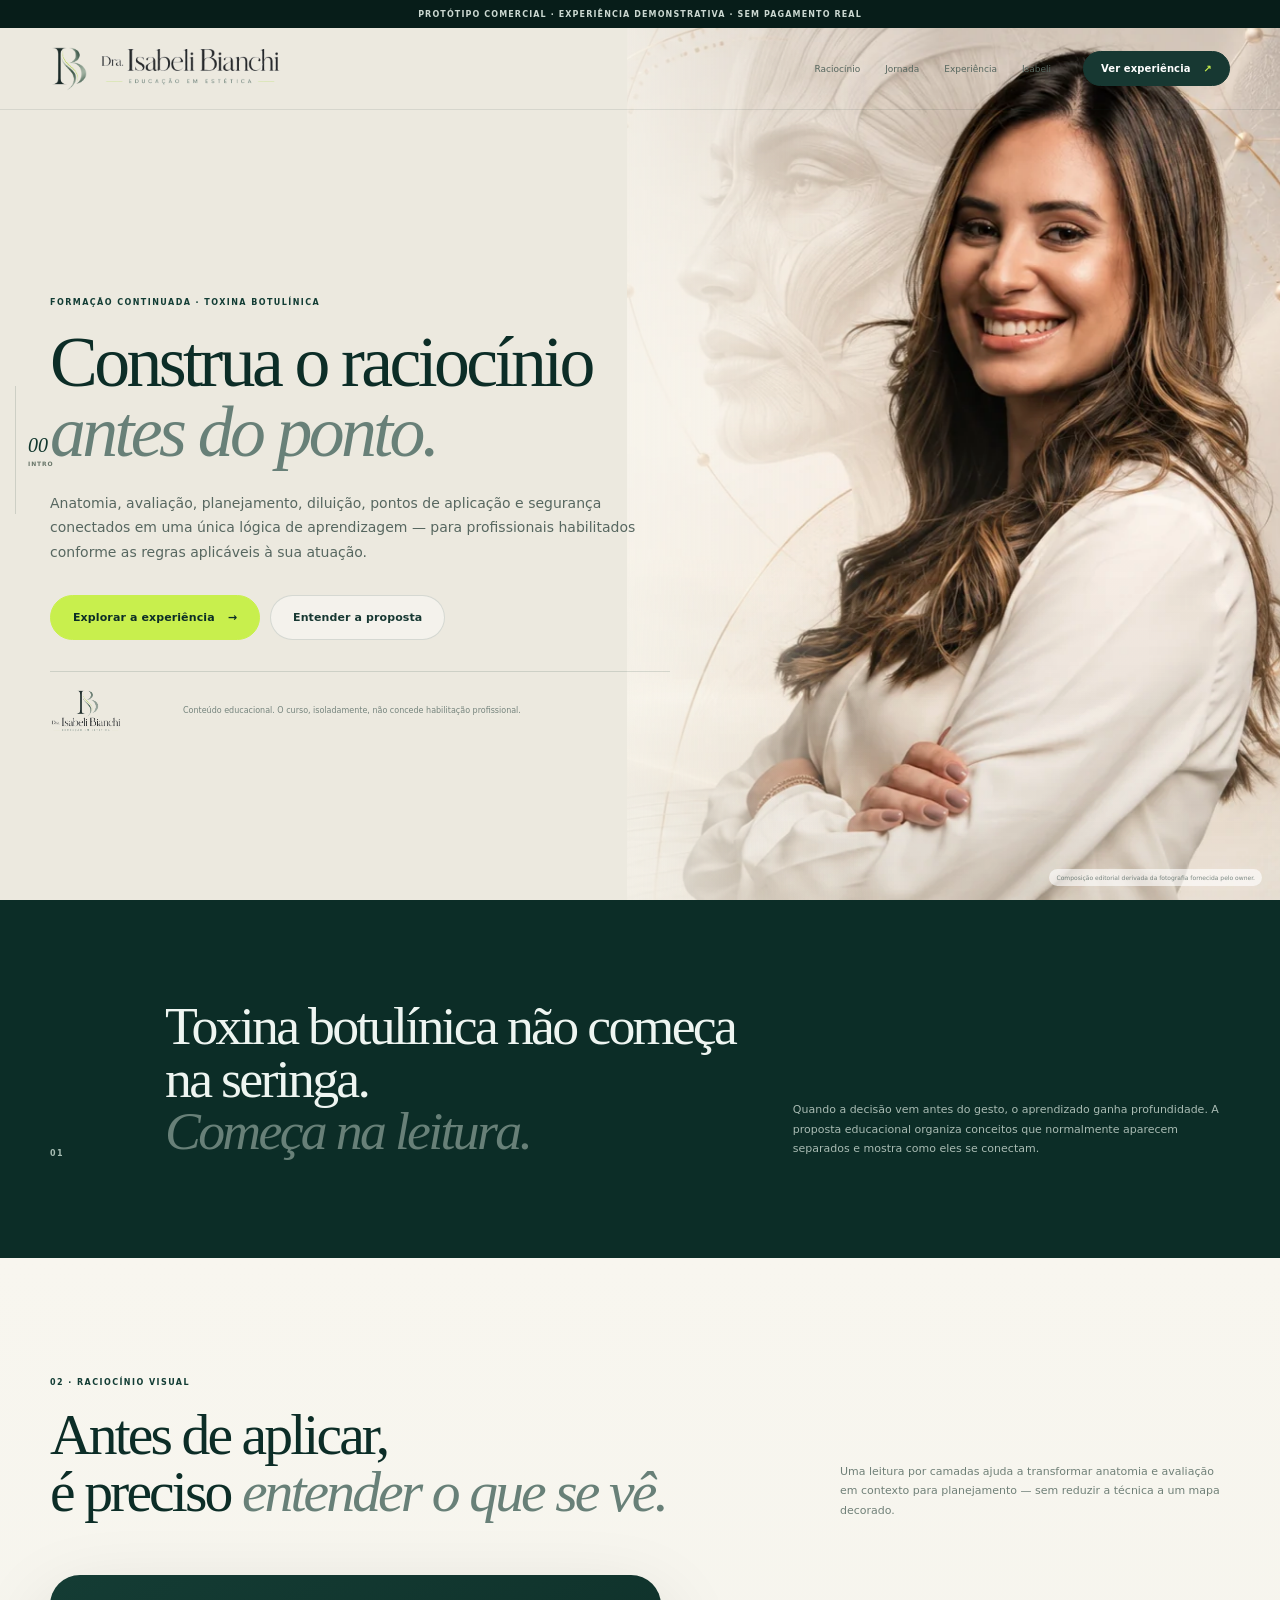
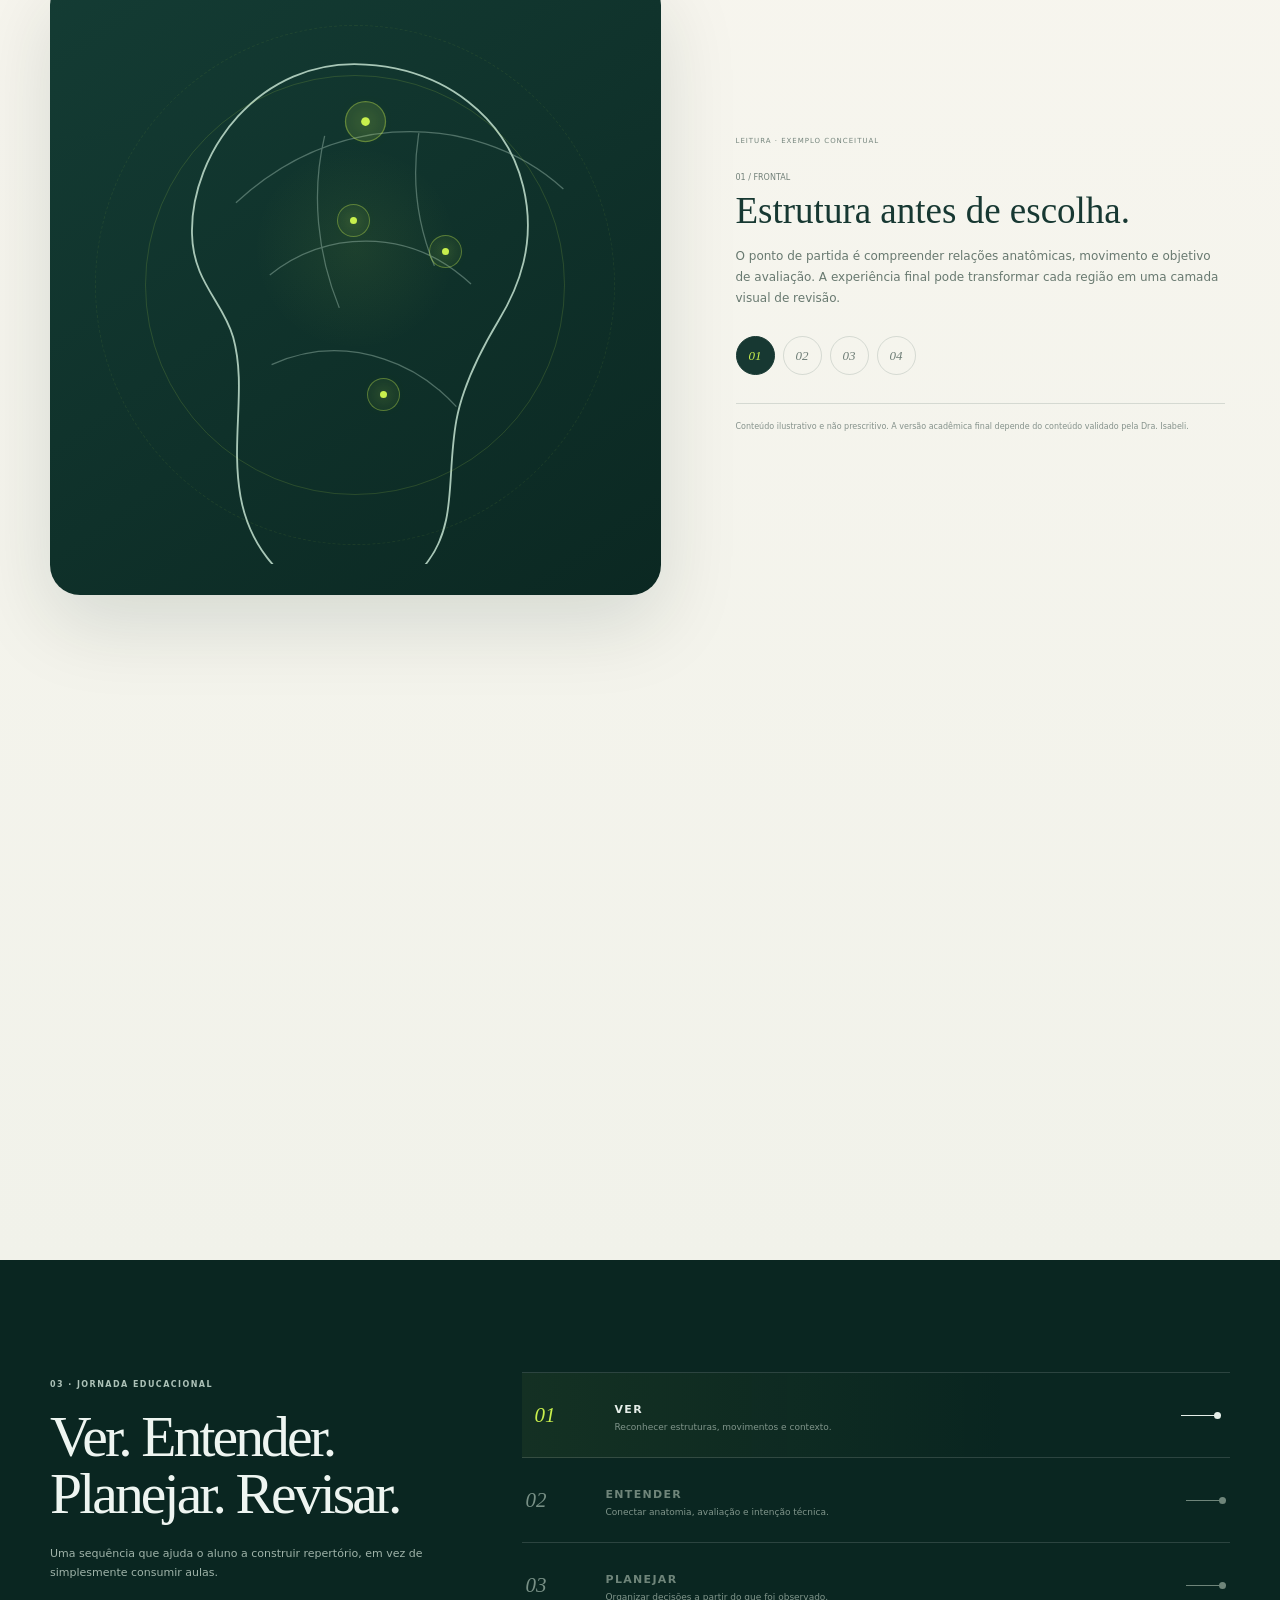
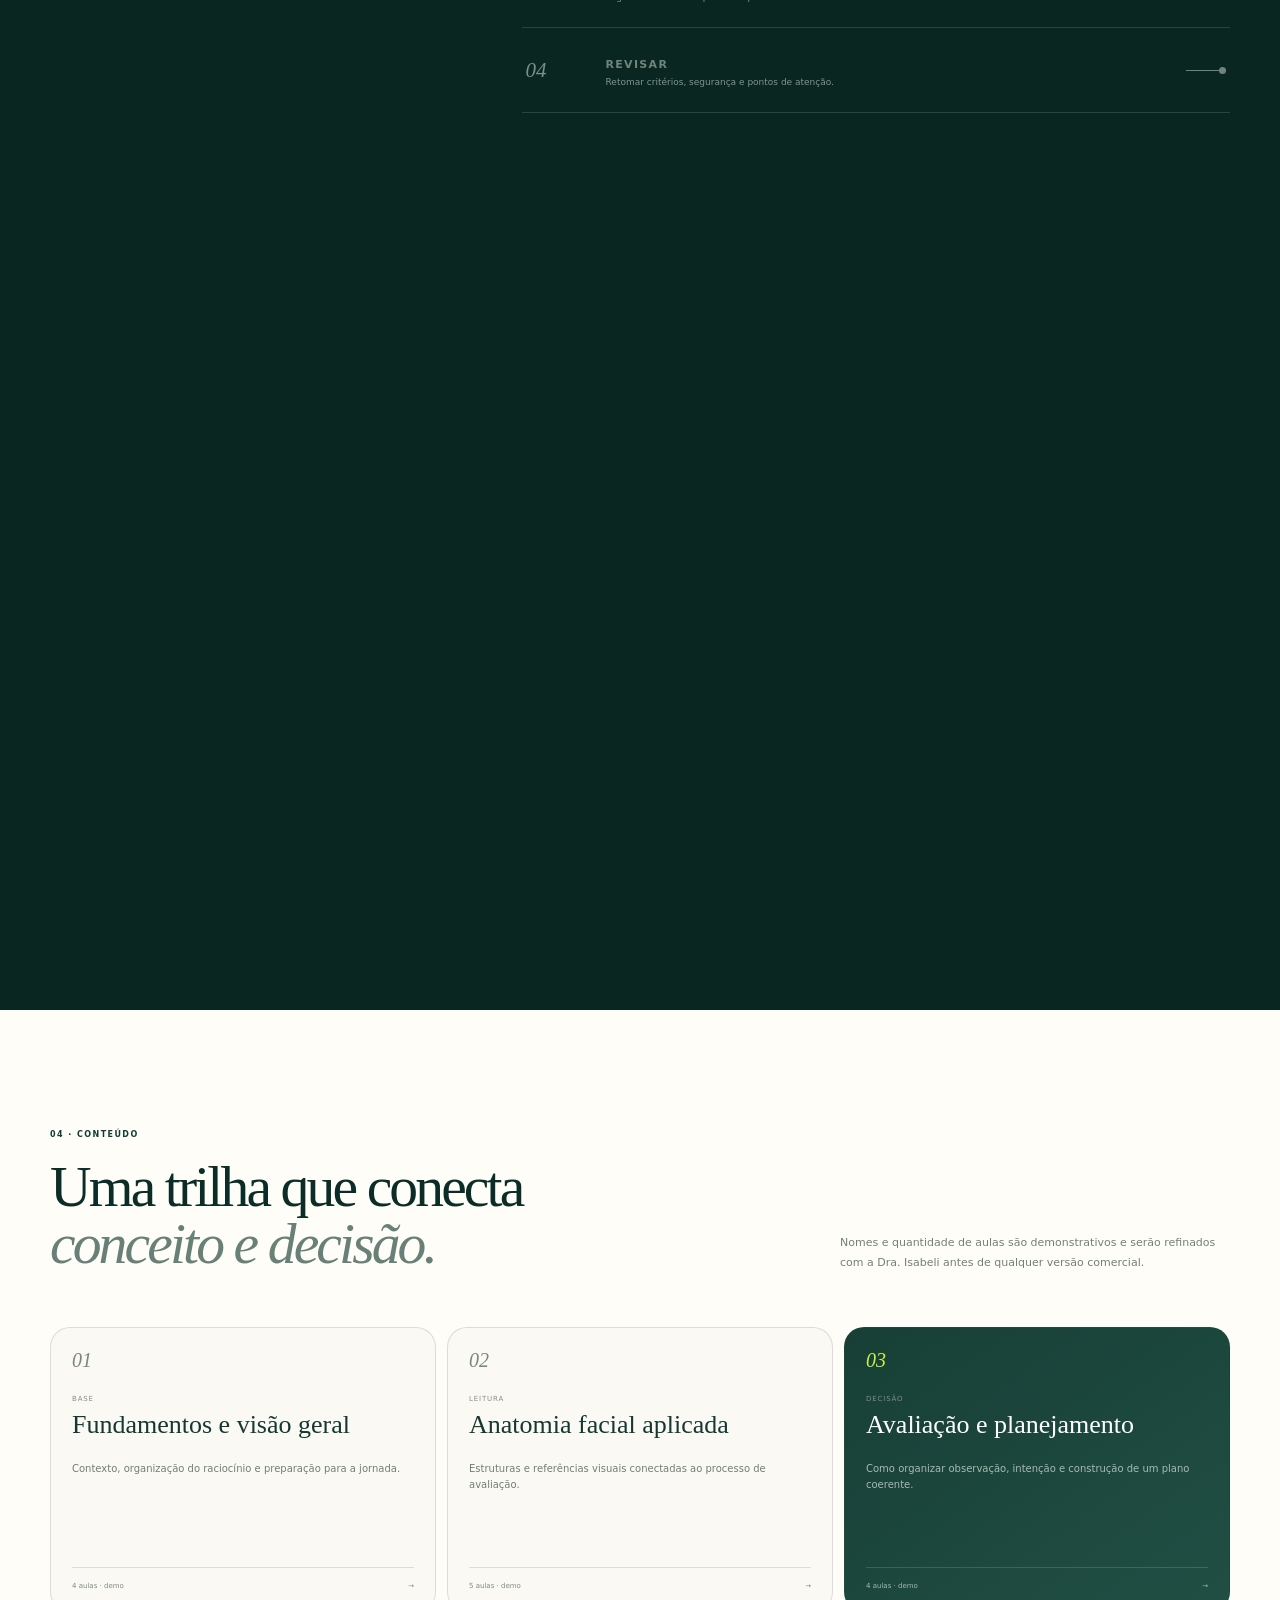
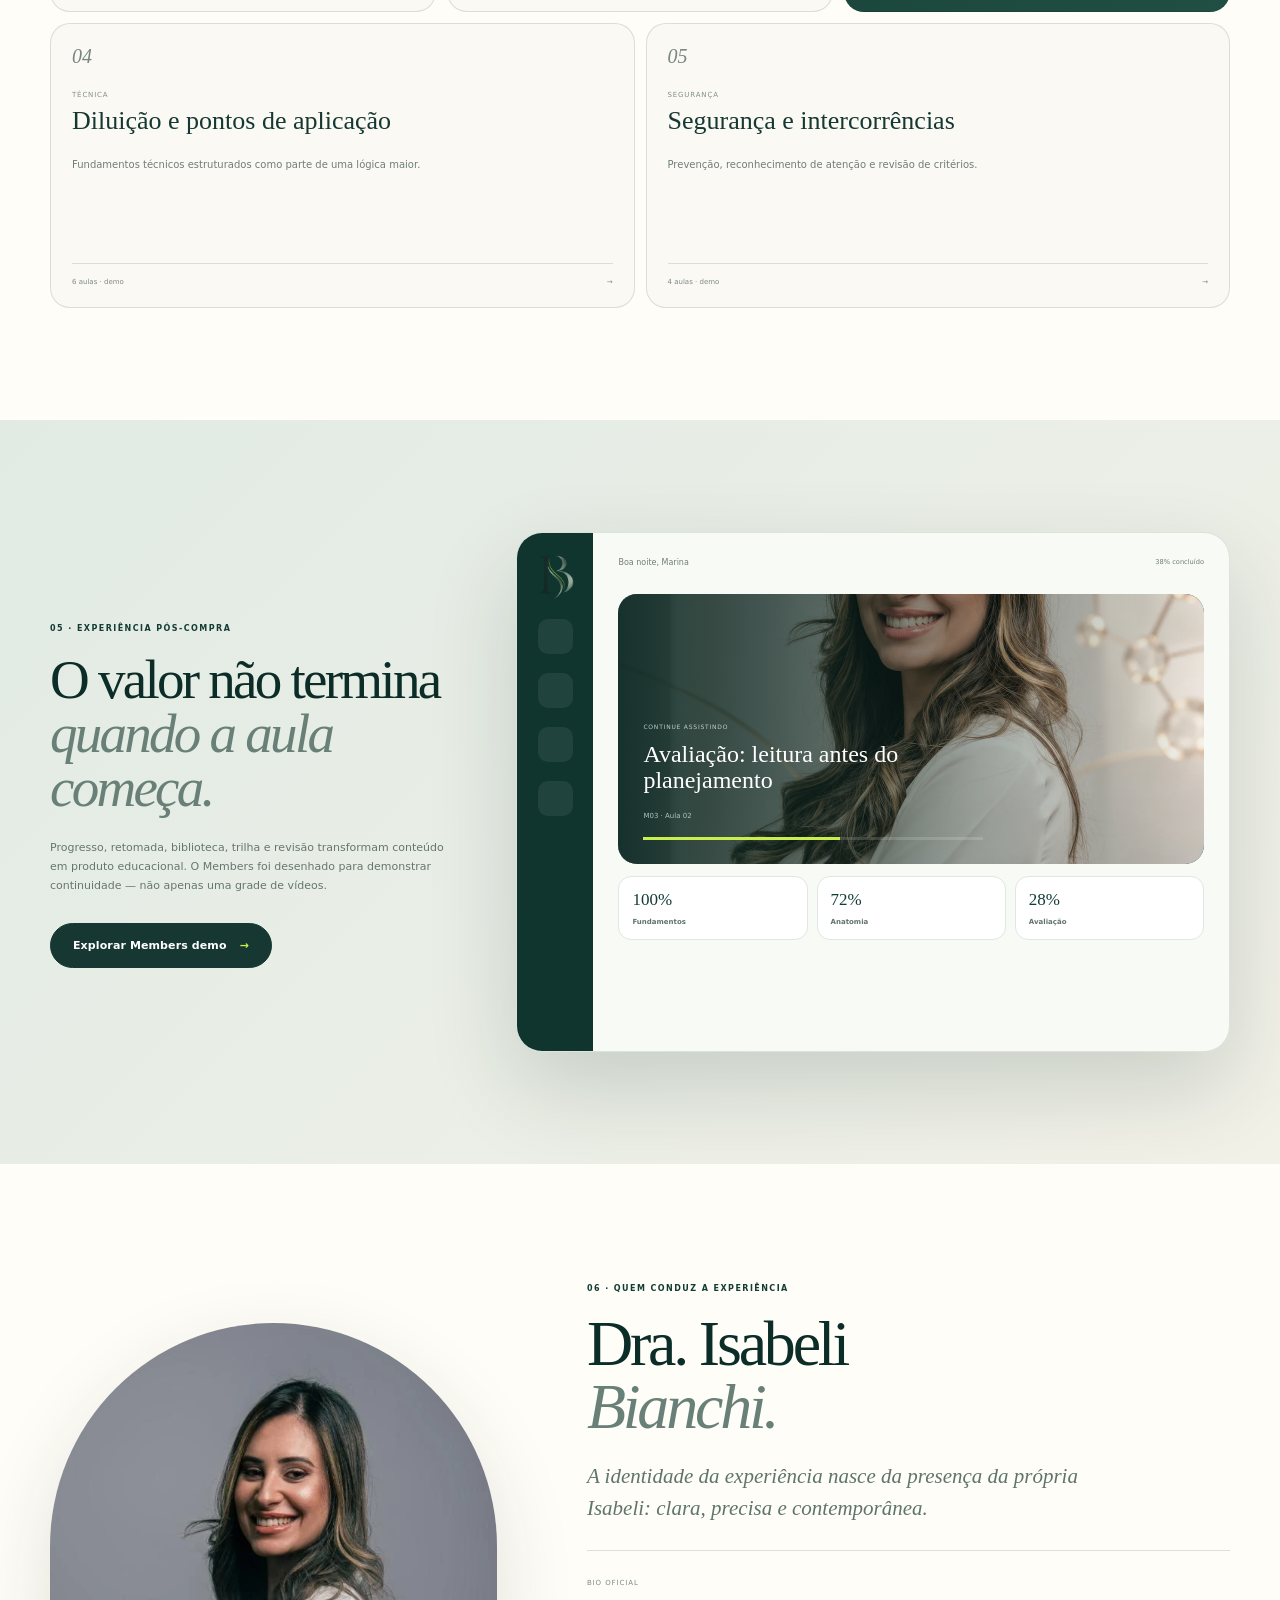
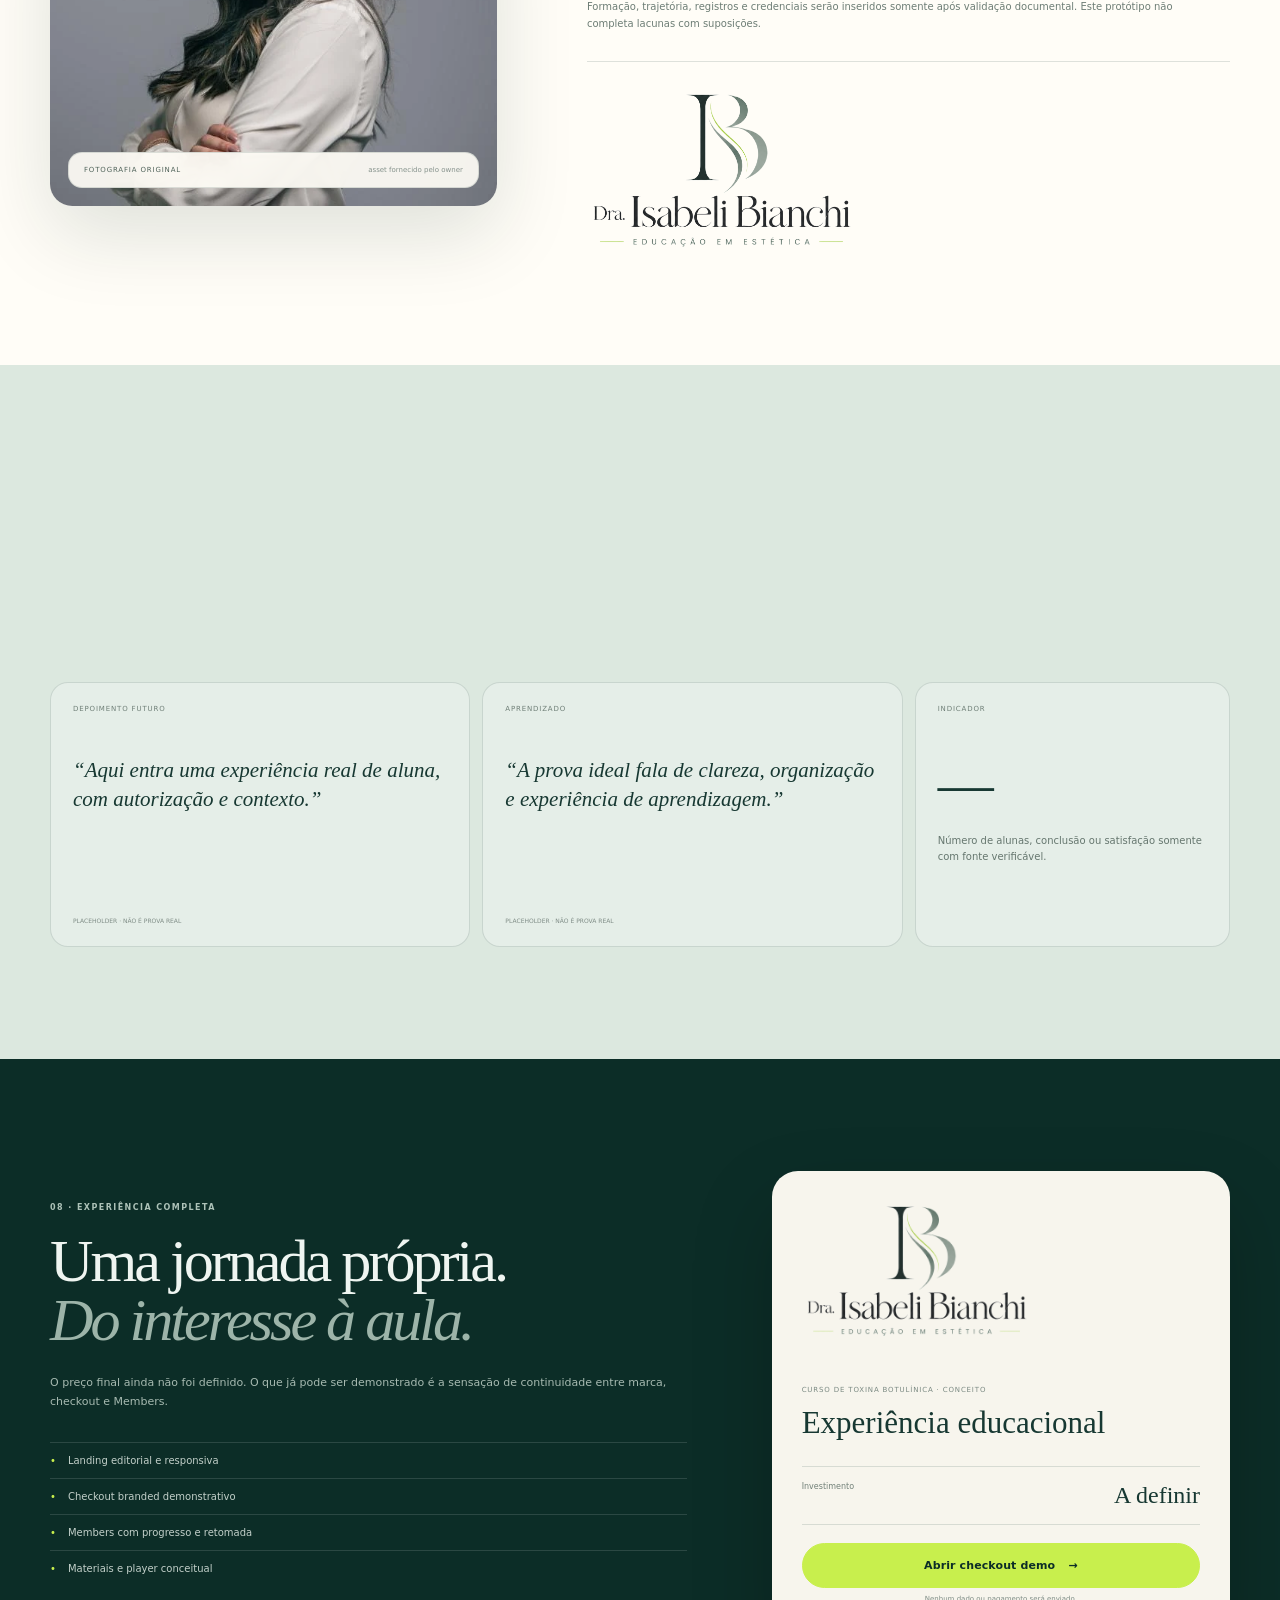
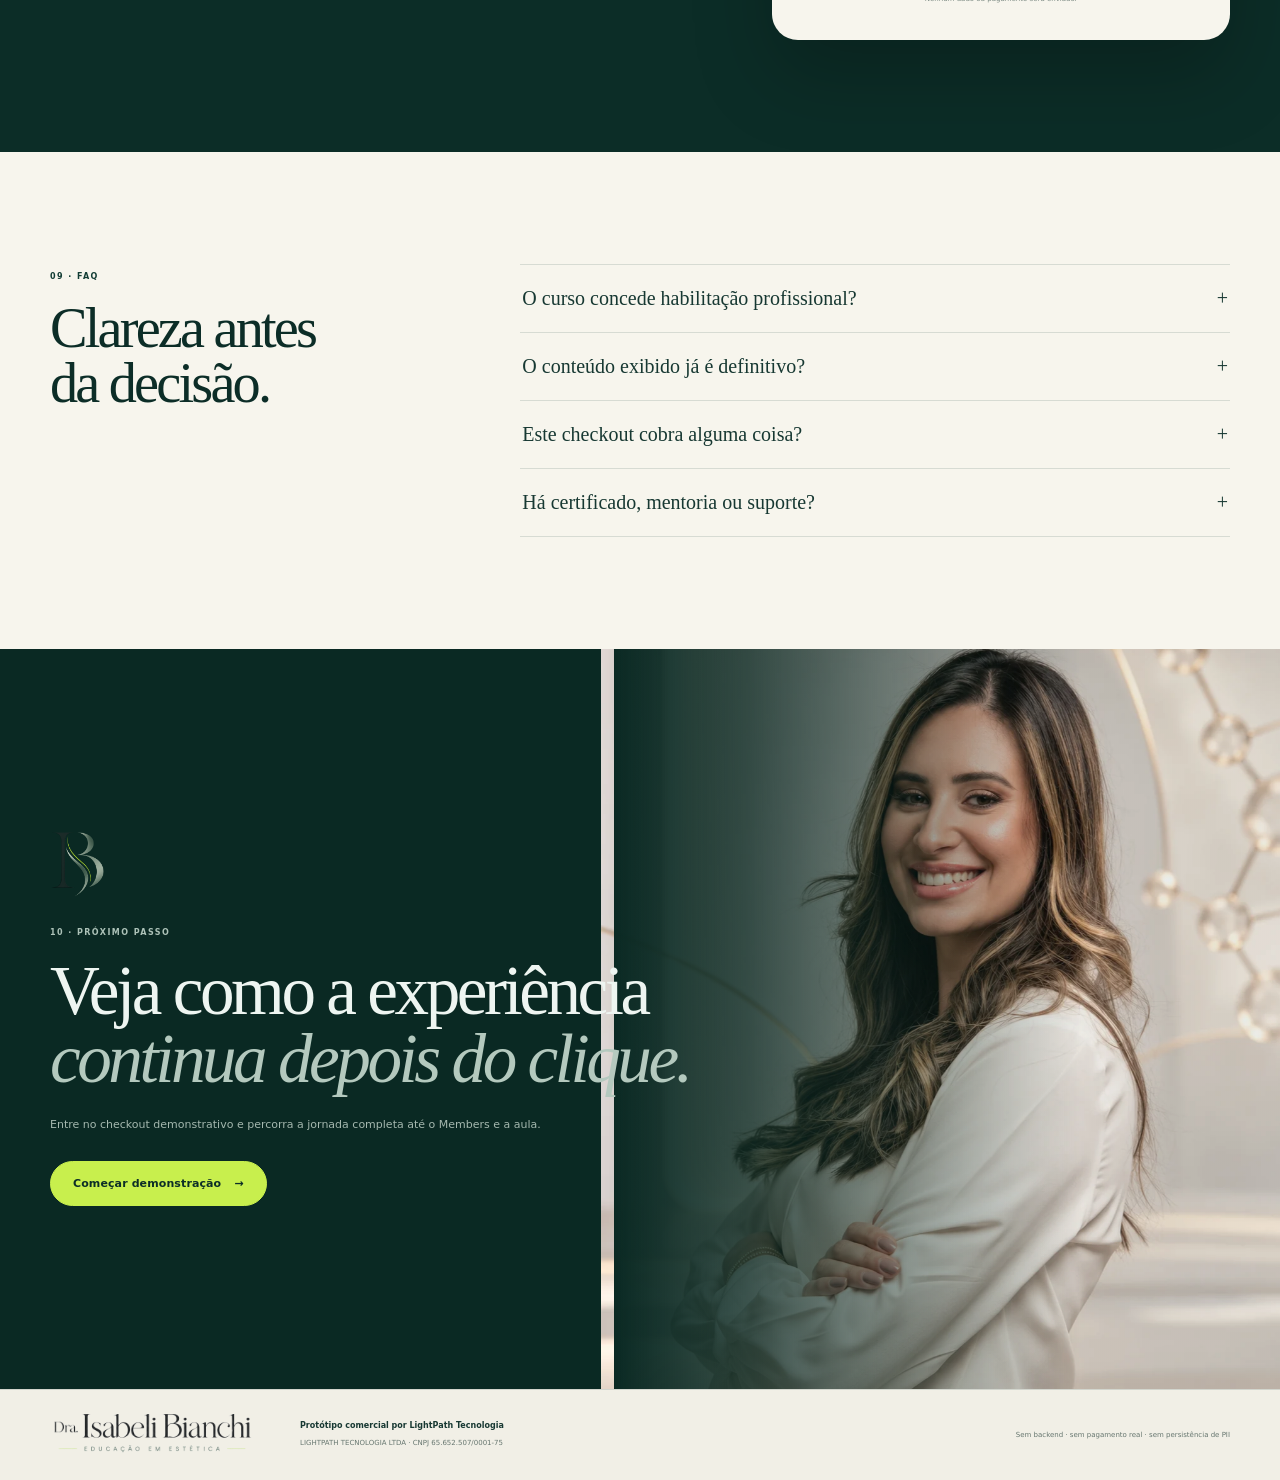
<file: prototipos/dra-isabeli-bianchi/site/index.html>
<!doctype html>
<html lang="pt-BR">
<head>
  <meta charset="utf-8">
  <meta name="viewport" content="width=device-width,initial-scale=1,viewport-fit=cover">
  <meta name="theme-color" content="#123c34">
  <meta name="robots" content="noindex,nofollow">
  <meta name="description" content="Protótipo comercial demonstrativo da futura experiência educacional da Dra. Isabeli Bianchi.">
  <title>Dra. Isabeli Bianchi — Educação em Estética</title>
  <link rel="icon" type="image/png" href="assets/isabeli-symbol-transparent.png">
  <link rel="stylesheet" href="styles.css?v=20260925-v3">
</head>
<body>
<div class="prototype-bar">PROTÓTIPO COMERCIAL · EXPERIÊNCIA DEMONSTRATIVA · SEM PAGAMENTO REAL</div>
<div class="scroll-line" aria-hidden="true"><i></i></div>
<aside class="story-rail" aria-hidden="true">
  <div class="story-progress"><i id="storyFill"></i></div>
  <div class="story-chapter"><b id="storyNo">00</b><span id="storyLabel">INTRO</span></div>
</aside>

<header class="site-header" id="siteHeader">
  <a class="brand-lock" href="#inicio" aria-label="Dra. Isabeli Bianchi — Educação em Estética">
    <img class="brand-symbol" src="assets/isabeli-symbol-transparent.png" alt="">
    <img class="brand-wordmark" src="assets/isabeli-wordmark-transparent.png" alt="Dra. Isabeli Bianchi — Educação em Estética">
  </a>
  <nav aria-label="Navegação principal">
    <a href="#raciocinio">Raciocínio</a>
    <a href="#jornada">Jornada</a>
    <a href="#members">Experiência</a>
    <a href="#isabeli">Isabeli</a>
  </nav>
  <button class="btn btn-dark" type="button" data-go="checkout">Ver experiência <span>↗</span></button>
</header>

<main>
<section class="screen active" data-screen="landing">

  <section class="hero" id="inicio" data-chapter="00" data-label="INTRO">
    <div class="hero-media" aria-hidden="true">
      <picture>
        <source media="(max-width: 720px)" srcset="assets/isabeli-editorial-ai-01.webp">
        <img src="assets/isabeli-hero-web.webp" alt="">
      </picture>
      <div class="hero-media-overlay"></div>
    </div>
    <div class="hero-grid">
      <div class="hero-copy motion">
        <span class="kicker">FORMAÇÃO CONTINUADA · TOXINA BOTULÍNICA</span>
        <h1>Construa o raciocínio<br><em>antes do ponto.</em></h1>
        <p class="lead">Anatomia, avaliação, planejamento, diluição, pontos de aplicação e segurança conectados em uma única lógica de aprendizagem — para profissionais habilitados conforme as regras aplicáveis à sua atuação.</p>
        <div class="hero-actions">
          <button class="btn btn-lime btn-lg" type="button" data-go="checkout">Explorar a experiência <span>→</span></button>
          <a class="btn btn-ghost btn-lg" href="#raciocinio">Entender a proposta</a>
        </div>
        <div class="hero-proof">
          <img src="assets/isabeli-lockup-transparent.png" alt="Dra. Isabeli Bianchi">
          <span>Conteúdo educacional. O curso, isoladamente, não concede habilitação profissional.</span>
        </div>
      </div>
      <div class="hero-spacer"></div>
    </div>
    <small class="ai-note">Composição editorial derivada da fotografia fornecida pelo owner.</small>
  </section>

  <section class="statement section" data-chapter="01" data-label="LEITURA">
    <div class="shell statement-grid motion">
      <span class="section-no">01</span>
      <h2>Toxina botulínica não começa na seringa.<br><em>Começa na leitura.</em></h2>
      <p>Quando a decisão vem antes do gesto, o aprendizado ganha profundidade. A proposta educacional organiza conceitos que normalmente aparecem separados e mostra como eles se conectam.</p>
    </div>
  </section>

  <section class="section anatomy-section" id="raciocinio" data-chapter="02" data-label="RACIOCÍNIO">
    <div class="shell">
      <header class="section-head motion">
        <div><span class="eyebrow">02 · RACIOCÍNIO VISUAL</span><h2>Antes de aplicar,<br>é preciso <em>entender o que se vê.</em></h2></div>
        <p>Uma leitura por camadas ajuda a transformar anatomia e avaliação em contexto para planejamento — sem reduzir a técnica a um mapa decorado.</p>
      </header>
      <div class="anatomy-lab">
        <div class="face-stage motion">
          <svg viewBox="0 0 520 610" fill="none" aria-label="Ilustração facial conceitual">
            <path d="M272 64c87 5 154 59 172 133 15 62-5 111-27 147-21 35-39 71-46 109-11 61 1 111-31 154-28 38-75 54-121 37-44-16-75-58-84-108-11-62 7-120-8-174-11-39-44-60-45-113-2-88 73-193 190-185Z" stroke="currentColor" stroke-width="2"/>
            <path d="M130 215c49-45 106-72 171-77 71-5 139 18 187 62M167 294c30-24 66-37 105-37 46 0 84 18 115 47M169 392c40-18 81-20 123-6 31 10 57 28 79 52M227 142c-15 63-8 129 16 188M330 139c-8 49-2 99 17 145" stroke="currentColor" stroke-width="1.4" opacity=".42"/>
          </svg>
          <button class="hotspot h1 active" type="button" data-anatomy="frontal" aria-label="Região frontal"><i></i></button>
          <button class="hotspot h2" type="button" data-anatomy="glabela" aria-label="Região glabelar"><i></i></button>
          <button class="hotspot h3" type="button" data-anatomy="periocular" aria-label="Região periocular"><i></i></button>
          <button class="hotspot h4" type="button" data-anatomy="inferior" aria-label="Terço inferior"><i></i></button>
          <span class="orbit-ring r1"></span><span class="orbit-ring r2"></span>
        </div>
        <article class="anatomy-copy motion delay">
          <span class="lab-label">LEITURA · EXEMPLO CONCEITUAL</span>
          <div id="anatomyContent">
            <small>01 / FRONTAL</small>
            <h3>Estrutura antes de escolha.</h3>
            <p>O ponto de partida é compreender relações anatômicas, movimento e objetivo de avaliação. A experiência final pode transformar cada região em uma camada visual de revisão.</p>
          </div>
          <div class="anatomy-tabs">
            <button class="active" type="button" data-anatomy="frontal">01</button>
            <button type="button" data-anatomy="glabela">02</button>
            <button type="button" data-anatomy="periocular">03</button>
            <button type="button" data-anatomy="inferior">04</button>
          </div>
          <p class="micro">Conteúdo ilustrativo e não prescritivo. A versão acadêmica final depende do conteúdo validado pela Dra. Isabeli.</p>
        </article>
      </div>
    </div>
  </section>

  <section class="section deep" id="jornada" data-chapter="03" data-label="JORNADA">
    <div class="shell journey">
      <div class="journey-intro motion">
        <span class="eyebrow light">03 · JORNADA EDUCACIONAL</span>
        <h2>Ver. Entender.<br>Planejar. Revisar.</h2>
        <p>Uma sequência que ajuda o aluno a construir repertório, em vez de simplesmente consumir aulas.</p>
      </div>
      <div class="journey-steps">
        <article class="journey-step active motion" data-step="1"><span>01</span><div><b>VER</b><p>Reconhecer estruturas, movimentos e contexto.</p></div><i></i></article>
        <article class="journey-step motion" data-step="2"><span>02</span><div><b>ENTENDER</b><p>Conectar anatomia, avaliação e intenção técnica.</p></div><i></i></article>
        <article class="journey-step motion" data-step="3"><span>03</span><div><b>PLANEJAR</b><p>Organizar decisões a partir do que foi observado.</p></div><i></i></article>
        <article class="journey-step motion" data-step="4"><span>04</span><div><b>REVISAR</b><p>Retomar critérios, segurança e pontos de atenção.</p></div><i></i></article>
      </div>
    </div>
  </section>

  <section class="section modules-section" data-chapter="04" data-label="CONTEÚDO">
    <div class="shell">
      <header class="section-head motion">
        <div><span class="eyebrow">04 · CONTEÚDO</span><h2>Uma trilha que conecta<br><em>conceito e decisão.</em></h2></div>
        <p>Nomes e quantidade de aulas são demonstrativos e serão refinados com a Dra. Isabeli antes de qualquer versão comercial.</p>
      </header>
      <div class="modules-grid" data-stagger>
        <article class="module-card motion"><span>01</span><small>BASE</small><h3>Fundamentos e visão geral</h3><p>Contexto, organização do raciocínio e preparação para a jornada.</p><footer>4 aulas · demo <i>→</i></footer></article>
        <article class="module-card motion"><span>02</span><small>LEITURA</small><h3>Anatomia facial aplicada</h3><p>Estruturas e referências visuais conectadas ao processo de avaliação.</p><footer>5 aulas · demo <i>→</i></footer></article>
        <article class="module-card featured motion"><span>03</span><small>DECISÃO</small><h3>Avaliação e planejamento</h3><p>Como organizar observação, intenção e construção de um plano coerente.</p><footer>4 aulas · demo <i>→</i></footer></article>
        <article class="module-card motion"><span>04</span><small>TÉCNICA</small><h3>Diluição e pontos de aplicação</h3><p>Fundamentos técnicos estruturados como parte de uma lógica maior.</p><footer>6 aulas · demo <i>→</i></footer></article>
        <article class="module-card motion"><span>05</span><small>SEGURANÇA</small><h3>Segurança e intercorrências</h3><p>Prevenção, reconhecimento de atenção e revisão de critérios.</p><footer>4 aulas · demo <i>→</i></footer></article>
      </div>
    </div>
  </section>

  <section class="section members-story" id="members" data-chapter="05" data-label="MEMBERS">
    <div class="shell members-story-grid">
      <div class="members-copy motion">
        <span class="eyebrow">05 · EXPERIÊNCIA PÓS-COMPRA</span>
        <h2>O valor não termina<br><em>quando a aula começa.</em></h2>
        <p>Progresso, retomada, biblioteca, trilha e revisão transformam conteúdo em produto educacional. O Members foi desenhado para demonstrar continuidade — não apenas uma grade de vídeos.</p>
        <button class="btn btn-dark btn-lg" type="button" data-go="members">Explorar Members demo <span>→</span></button>
      </div>
      <div class="members-device motion delay">
        <div class="device-sidebar"><img src="assets/isabeli-symbol-transparent.png" alt=""><i></i><i></i><i></i><i></i></div>
        <div class="device-main">
          <header><span>Boa noite, Marina</span><small>38% concluído</small></header>
          <div class="continue-card">
            <img src="assets/isabeli-editorial-ai-01.webp" alt="">
            <div><small>CONTINUE ASSISTINDO</small><b>Avaliação: leitura antes do planejamento</b><span>M03 · Aula 02</span><div><i></i></div></div>
          </div>
          <div class="device-cards"><article><span>100%</span><b>Fundamentos</b></article><article><span>72%</span><b>Anatomia</b></article><article><span>28%</span><b>Avaliação</b></article></div>
        </div>
      </div>
    </div>
  </section>

  <section class="section about-section" id="isabeli" data-chapter="06" data-label="ISABELI">
    <div class="shell about-grid">
      <figure class="real-photo motion">
        <img src="assets/isabeli-portrait-web.webp" alt="Fotografia original fornecida da Dra. Isabeli Bianchi">
        <figcaption><span>FOTOGRAFIA ORIGINAL</span><small>asset fornecido pelo owner</small></figcaption>
      </figure>
      <div class="about-copy motion delay">
        <span class="eyebrow">06 · QUEM CONDUZ A EXPERIÊNCIA</span>
        <h2>Dra. Isabeli<br><em>Bianchi.</em></h2>
        <p class="lead-small">A identidade da experiência nasce da presença da própria Isabeli: clara, precisa e contemporânea.</p>
        <div class="bio-placeholder">
          <span>BIO OFICIAL</span>
          <p>Formação, trajetória, registros e credenciais serão inseridos somente após validação documental. Este protótipo não completa lacunas com suposições.</p>
        </div>
        <div class="brand-application">
          <img src="assets/isabeli-lockup-transparent.png" alt="Dra. Isabeli Bianchi — Educação em Estética">
        </div>
      </div>
    </div>
  </section>

  <section class="section proof-section" data-chapter="07" data-label="PROVA">
    <div class="shell">
      <header class="section-head motion">
        <div><span class="eyebrow">07 · PROVA SOCIAL</span><h2>Quando houver prova,<br><em>ela entra com origem.</em></h2></div>
        <p>Até existirem depoimentos e indicadores reais, o protótipo mostra apenas o espaço e a hierarquia que esses elementos ocuparão.</p>
      </header>
      <div class="proof-grid" data-stagger>
        <article class="proof-card motion"><span>DEPOIMENTO FUTURO</span><blockquote>“Aqui entra uma experiência real de aluna, com autorização e contexto.”</blockquote><small>PLACEHOLDER · NÃO É PROVA REAL</small></article>
        <article class="proof-card motion"><span>APRENDIZADO</span><blockquote>“A prova ideal fala de clareza, organização e experiência de aprendizagem.”</blockquote><small>PLACEHOLDER · NÃO É PROVA REAL</small></article>
        <article class="proof-metric motion"><span>INDICADOR</span><b>—</b><p>Número de alunas, conclusão ou satisfação somente com fonte verificável.</p></article>
      </div>
    </div>
  </section>

  <section class="section offer-section" data-chapter="08" data-label="OFERTA">
    <div class="shell offer-grid">
      <div class="offer-copy motion">
        <span class="eyebrow light">08 · EXPERIÊNCIA COMPLETA</span>
        <h2>Uma jornada própria.<br><em>Do interesse à aula.</em></h2>
        <p>O preço final ainda não foi definido. O que já pode ser demonstrado é a sensação de continuidade entre marca, checkout e Members.</p>
        <ul><li>Landing editorial e responsiva</li><li>Checkout branded demonstrativo</li><li>Members com progresso e retomada</li><li>Materiais e player conceitual</li></ul>
      </div>
      <aside class="price-card motion delay">
        <img src="assets/isabeli-lockup-transparent.png" alt="Dra. Isabeli Bianchi">
        <small>CURSO DE TOXINA BOTULÍNICA · CONCEITO</small>
        <h3>Experiência educacional</h3>
        <div><span>Investimento</span><b>A definir</b></div>
        <button class="btn btn-lime btn-lg full" type="button" data-go="checkout">Abrir checkout demo <span>→</span></button>
        <p>Nenhum dado ou pagamento será enviado.</p>
      </aside>
    </div>
  </section>

  <section class="section faq-section" data-chapter="09" data-label="FAQ">
    <div class="shell faq-grid">
      <div class="faq-title motion"><span class="eyebrow">09 · FAQ</span><h2>Clareza antes<br>da decisão.</h2></div>
      <div class="faq-list">
        <details class="motion"><summary>O curso concede habilitação profissional?<i>+</i></summary><p>Não. É uma proposta educacional. A atuação profissional depende da legislação e das regras aplicáveis ao conselho e à habilitação de cada participante.</p></details>
        <details class="motion"><summary>O conteúdo exibido já é definitivo?<i>+</i></summary><p>Não. A estrutura de módulos é demonstrativa e será refinada com a Dra. Isabeli antes de uma oferta real.</p></details>
        <details class="motion"><summary>Este checkout cobra alguma coisa?<i>+</i></summary><p>Não. Não há gateway, API financeira, banco ou persistência de dados. É uma simulação visual no navegador.</p></details>
        <details class="motion"><summary>Há certificado, mentoria ou suporte?<i>+</i></summary><p>Esses itens continuam em definição e só serão comunicados quando houver uma decisão validada.</p></details>
      </div>
    </div>
  </section>

  <section class="closing" data-chapter="10" data-label="PRÓXIMO PASSO">
    <div class="closing-photo"><img src="assets/isabeli-editorial-ai-01.webp" alt=""></div>
    <div class="shell closing-copy motion">
      <img class="closing-mark" src="assets/isabeli-symbol-transparent.png" alt="">
      <span class="eyebrow light">10 · PRÓXIMO PASSO</span>
      <h2>Veja como a experiência<br><em>continua depois do clique.</em></h2>
      <p>Entre no checkout demonstrativo e percorra a jornada completa até o Members e a aula.</p>
      <button class="btn btn-lime btn-lg" type="button" data-go="checkout">Começar demonstração <span>→</span></button>
    </div>
  </section>
</section>

<section class="screen" data-screen="checkout">
  <div class="flow-page">
    <header class="flow-header">
      <button type="button" data-go="landing">← Voltar</button>
      <div class="flow-brand"><img src="assets/isabeli-symbol-transparent.png" alt=""><span><b>Dra. Isabeli Bianchi</b><small>Checkout demonstrativo</small></span></div>
      <span class="demo-tag">SEM PAGAMENTO</span>
    </header>
    <div class="checkout-grid">
      <main>
        <span class="eyebrow">MATRÍCULA · DEMO</span>
        <h1>Seu acesso começa<br><em>aqui.</em></h1>
        <p class="flow-intro">Os dados abaixo são fictícios. Nenhum campo é enviado, nenhuma informação pessoal é armazenada e nenhuma cobrança é realizada.</p>
        <section class="flow-block">
          <header><span>01</span><div><b>Dados da aluna</b><small>preenchimento fictício</small></div></header>
          <div class="fake-fields"><label><span>Nome</span><b>Marina Alves — DEMO</b></label><label><span>E-mail</span><b>marina.demo@example.com</b></label><label><span>Telefone</span><b>(11) 90000-0000</b></label></div>
        </section>
        <section class="flow-block">
          <header><span>02</span><div><b>Forma de pagamento</b><small>seleção somente visual</small></div></header>
          <div class="payment-tabs"><button class="payment active" type="button" data-payment="card"><span>▭</span><b>Cartão</b><small>demo</small></button><button class="payment" type="button" data-payment="pix"><span>◇</span><b>Pix</b><small>demo</small></button></div>
          <div class="payment-demo" id="paymentDemo">
            <div class="fake-card"><img src="assets/isabeli-symbol-transparent.png" alt=""><small>CARTÃO DEMONSTRATIVO</small><b>•••• •••• •••• 4242</b><footer><span>MARINA DEMO</span><span>12/30</span></footer></div>
            <p>Nenhum número real de cartão é coletado.</p>
          </div>
        </section>
      </main>
      <aside class="checkout-summary">
        <img class="summary-photo" src="assets/isabeli-editorial-ai-01.webp" alt="Composição editorial da Dra. Isabeli Bianchi">
        <div class="summary-content">
          <img src="assets/isabeli-symbol-transparent.png" alt="">
          <small>RESUMO DA EXPERIÊNCIA</small>
          <h2>Curso de Toxina Botulínica</h2>
          <p>Protótipo educacional demonstrativo.</p>
          <dl><div><dt>Produto</dt><dd>1 acesso demo</dd></div><div><dt>Investimento</dt><dd>A definir</dd></div><div><dt>Cobrança hoje</dt><dd>R$ 0,00</dd></div></dl>
          <button class="btn btn-dark btn-lg full" id="simulatePurchase" type="button">SIMULAR COMPRA <span>→</span></button>
          <small class="fine">Sem gateway, API financeira ou transação.</small>
        </div>
      </aside>
    </div>
  </div>
  <div class="processing" id="processing" aria-hidden="true"><div><img src="assets/isabeli-symbol-transparent.png" alt=""><span class="loader"></span><b>Preparando seu acesso demo...</b><small>Nenhuma transação está sendo processada.</small></div></div>
</section>

<section class="screen" data-screen="success">
  <div class="success-page">
    <article>
      <div class="success-symbol"><img src="assets/isabeli-symbol-transparent.png" alt=""><i>✓</i></div>
      <span class="eyebrow">COMPRA APROVADA · SIMULAÇÃO</span>
      <h1>Acesso <em>liberado.</em></h1>
      <p>Na operação real, este seria o momento de entrada no produto educacional. Aqui, tudo acontece apenas no navegador.</p>
      <div class="success-meta"><div><span>Pedido</span><b>DEMO-2026-001</b></div><div><span>Cobrança</span><b>R$ 0,00</b></div><div><span>Status</span><b>SIMULADO</b></div></div>
      <button class="btn btn-lime btn-lg" type="button" data-go="members">ACESSAR MINHAS AULAS <span>→</span></button>
    </article>
  </div>
</section>

<section class="screen" data-screen="members">
  <div class="members-app">
    <aside class="members-nav">
      <div class="members-brand"><img src="assets/isabeli-symbol-transparent.png" alt=""><span><b>ISABELI</b><small>MEMBERS</small></span></div>
      <nav>
        <button class="member-tab active" type="button" data-panel="home"><i>⌂</i><span>Início</span></button>
        <button class="member-tab" type="button" data-panel="trail"><i>▤</i><span>Minha trilha</span></button>
        <button class="member-tab" type="button" data-panel="library"><i>◇</i><span>Materiais</span></button>
        <button class="member-tab" type="button" data-panel="profile"><i>○</i><span>Perfil demo</span></button>
      </nav>
      <button class="members-exit" type="button" data-go="landing">← Sair</button>
    </aside>
    <main class="members-content">
      <header class="members-header"><div><span>ÁREA DE MEMBROS · DEMO</span><h1>Boa noite, <em>Marina.</em></h1></div><div class="avatar">MA</div></header>

      <section class="member-panel active" data-member-panel="home">
        <div class="continue-learning">
          <img src="assets/isabeli-editorial-ai-01.webp" alt="">
          <div class="continue-overlay"></div>
          <div class="continue-copy"><span>CONTINUE ASSISTINDO</span><h2>Avaliação: leitura antes do planejamento</h2><p>M03 · Aula 02 · progresso demonstrativo</p><button class="btn btn-lime" type="button" data-go="lesson">Continuar aula <span>▶</span></button></div>
          <div class="ring-progress"><svg viewBox="0 0 120 120"><circle cx="60" cy="60" r="52"></circle><circle class="ring-value" cx="60" cy="60" r="52"></circle></svg><b>38%</b></div>
        </div>
        <div class="member-kpis"><article><span>PROGRESSO</span><b>38%</b><small>demonstrativo</small></article><article><span>EM ANDAMENTO</span><b>02</b><small>módulos</small></article><article><span>MATERIAIS</span><b>07</b><small>itens demo</small></article></div>
        <div class="member-section-title"><span>SUA TRILHA</span><h2>Retome de onde parou.</h2></div>
        <div class="course-grid"><article><small>M01 · CONCLUÍDO</small><b>Fundamentos e visão geral</b><div><i style="width:100%"></i></div><span>100%</span></article><article><small>M02 · EM CURSO</small><b>Anatomia facial aplicada</b><div><i style="width:72%"></i></div><span>72%</span></article><article class="active"><small>M03 · ATUAL</small><b>Avaliação e planejamento</b><div><i style="width:28%"></i></div><span>28%</span></article></div>
      </section>

      <section class="member-panel" data-member-panel="trail">
        <div class="member-section-title"><span>MINHA TRILHA</span><h2>Módulos demonstrativos</h2></div>
        <div class="trail-list" id="trailList"></div>
      </section>

      <section class="member-panel" data-member-panel="library">
        <div class="member-section-title"><span>BIBLIOTECA</span><h2>Materiais para revisar.</h2></div>
        <div class="library-grid"><article><i>PDF</i><b>Mapa de revisão anatômica</b><span>material demonstrativo</span></article><article><i>CHK</i><b>Checklist de avaliação</b><span>material demonstrativo</span></article><article><i>PDF</i><b>Guia de estudo do Módulo 03</b><span>material demonstrativo</span></article><article><i>REF</i><b>Referências e leituras</b><span>estrutura demonstrativa</span></article></div>
      </section>

      <section class="member-panel" data-member-panel="profile">
        <div class="profile-card"><div class="avatar large">MA</div><span>PERFIL DEMONSTRATIVO</span><h2>Marina Alves — DEMO</h2><p>marina.demo@example.com</p><aside>Nenhum perfil foi criado. Estes dados são fictícios e não são armazenados.</aside></div>
      </section>
    </main>
  </div>
</section>

<section class="screen" data-screen="lesson">
  <div class="lesson-page">
    <header class="lesson-header"><button type="button" data-go="members">← Voltar ao Members</button><div><img src="assets/isabeli-symbol-transparent.png" alt=""><span>M03 · AULA 02</span></div></header>
    <div class="lesson-grid">
      <main>
        <div class="lesson-player">
          <div class="player-backdrop"><img src="assets/isabeli-hero-web.webp" alt=""></div>
          <div class="player-overlay"></div>
          <div class="player-copy"><span>AULA DEMO · 18:42</span><h2>Avaliação: leitura antes do planejamento</h2><p>Player conceitual — nenhum vídeo real é carregado.</p></div>
          <button type="button" id="playDemo" aria-label="Reproduzir simulação">▶</button>
          <footer><i id="playerProgress"></i></footer>
        </div>
        <article class="lesson-description"><span>MÓDULO 03 · AULA 02</span><h1>Avaliação: leitura antes do planejamento</h1><p>Conteúdo demonstrativo. A aula final será construída somente a partir do material aprovado pela Dra. Isabeli.</p></article>
        <div class="lesson-insights"><article><span>01</span><div><b>Observar antes de decidir</b><p>Organizar critérios de leitura antes de qualquer escolha técnica.</p></div></article><article><span>02</span><div><b>Conectar anatomia e intenção</b><p>Planejamento responde ao contexto avaliado, não a um mapa isolado.</p></div></article></div>
      </main>
      <aside class="lesson-trail"><span>TRILHA</span><button class="done">01 <b>Fundamentos</b><i>✓</i></button><button class="done">02 <b>Anatomia aplicada</b><i>✓</i></button><button class="current">03 <b>Avaliação e planejamento</b><i>▶</i></button><button>04 <b>Diluição e aplicação</b><i>○</i></button><button>05 <b>Segurança</b><i>○</i></button><div class="note"><img src="assets/isabeli-symbol-transparent.png" alt=""><p>Progresso demonstrativo. Nada é persistido.</p></div></aside>
    </div>
  </div>
</section>
</main>

<footer class="site-footer">
  <div class="footer-brand"><img src="assets/isabeli-wordmark-transparent.png" alt="Dra. Isabeli Bianchi — Educação em Estética"></div>
  <div class="footer-credit"><b>Protótipo comercial por LightPath Tecnologia</b><span>LIGHTPATH TECNOLOGIA LTDA · CNPJ 65.652.507/0001-75</span></div>
  <div class="footer-note">Sem backend · sem pagamento real · sem persistência de PII</div>
</footer>

<div class="toast" id="toast" role="status" aria-live="polite"></div>
<script src="app.js?v=20260925-v3"></script>
</body>
</html>
</file>
<file: apresentacao/presentation.css>
:root{
  --bg:#05070b;--panel:#0b1016;--panel2:#0e151d;--text:#f4f7f2;--muted:#98a49d;--line:rgba(255,255,255,.11);--line2:rgba(183,255,55,.24);--accent:#b7ff37;--mint:#70f4d0;--display:'Space Grotesk',sans-serif;--body:'Manrope',sans-serif;--vh:100dvh;--appbar-h:58px;--dock-h:58px;--frame-pad-x:clamp(22px,4vw,56px);--frame-pad-y:12px
}
*{box-sizing:border-box}html,body{margin:0;width:100%;height:var(--vh);overflow:hidden;background:var(--bg);color:var(--text);font-family:var(--body);overscroll-behavior:none}button,a{font:inherit;color:inherit}button{appearance:none}a{text-decoration:none}button:focus-visible,a:focus-visible{outline:2px solid var(--accent);outline-offset:3px}::selection{background:var(--accent);color:#071007}
body:before{content:"";position:fixed;inset:0;z-index:0;pointer-events:none;background:radial-gradient(circle at 76% 24%,rgba(183,255,55,.06),transparent 28%),radial-gradient(circle at 20% 76%,rgba(112,244,208,.04),transparent 30%),linear-gradient(180deg,#05070b,#06090d)}.vector-field{position:fixed;inset:0;z-index:1;width:100%;height:var(--vh);pointer-events:none;opacity:.62}.noise{position:fixed;inset:0;z-index:2;pointer-events:none;opacity:.045;background-image:url("data:image/svg+xml,%3Csvg viewBox='0 0 180 180' xmlns='http://www.w3.org/2000/svg'%3E%3Cfilter id='n'%3E%3CfeTurbulence type='fractalNoise' baseFrequency='.85' numOctaves='3' stitchTiles='stitch'/%3E%3C/filter%3E%3Crect width='100%25' height='100%25' filter='url(%23n)' opacity='.38'/%3E%3C/svg%3E")}
.appbar{position:fixed;z-index:50;left:0;right:0;top:0;height:var(--appbar-h);display:flex;align-items:center;gap:16px;padding:8px var(--frame-pad-x);border-bottom:1px solid rgba(255,255,255,.055);background:linear-gradient(180deg,rgba(5,7,11,.98),rgba(5,7,11,.86));backdrop-filter:blur(16px);-webkit-backdrop-filter:blur(16px)}.app-brand{display:flex;align-items:center;gap:10px;min-width:0}.app-brand svg{width:30px;height:30px;color:var(--accent);flex:0 0 auto}.app-brand .growth-vector{stroke:var(--mint);stroke-width:1.35}.app-brand>span{display:flex;flex-direction:column}.app-brand strong{font:700 15px/1 var(--display);letter-spacing:-.025em}.app-brand small{margin-top:3px;color:var(--muted);font-size:6.5px;letter-spacing:.16em;text-transform:uppercase}.app-status{margin-left:auto;display:flex;align-items:center;gap:7px;font:700 8px/1 var(--display);letter-spacing:.12em;color:#6f7b74}.app-status span:first-child{color:var(--accent)}.app-status i{width:22px;height:1px;background:var(--line)}
.lp-language-toggle{position:relative!important;z-index:60!important;display:inline-flex!important;align-items:center!important;gap:6px!important;height:32px!important;margin:0 0 0 2px!important;padding:4px 7px!important;border:1px solid rgba(255,255,255,.12)!important;border-radius:999px!important;background:rgba(8,12,16,.9)!important;color:#6f7b74!important;box-shadow:none!important;backdrop-filter:blur(12px)!important;-webkit-backdrop-filter:blur(12px)!important}.lp-language-toggle:hover{border-color:rgba(183,255,55,.32)!important}.lp-language-toggle .lp-lang-label{font-size:7px!important}.lp-lang-track{width:28px!important;height:14px!important}.lp-lang-track i{width:8px!important;height:8px!important}.lp-language-toggle.is-en .lp-lang-track i{transform:translateX(14px)!important}
.story{position:relative;z-index:5;width:100%;height:var(--vh);overflow:hidden;outline:0;touch-action:none}.scene{position:absolute;z-index:5;top:var(--appbar-h);right:0;bottom:var(--dock-h);left:0;padding:var(--frame-pad-y) var(--frame-pad-x);overflow:hidden;opacity:0;visibility:hidden;pointer-events:none;transform:translate3d(6%,0,0);contain:layout paint}.scene.is-active{opacity:1;visibility:visible;pointer-events:auto;transform:none}.scene-inner{width:min(1240px,100%);height:100%;margin:0 auto;min-width:0;min-height:0;display:grid;align-items:center;align-content:center;gap:clamp(10px,2vh,20px)}
.scene-copy,.scene-heading{min-width:0}.scene-copy{display:flex;flex-direction:column;align-items:flex-start;gap:clamp(9px,1.7vh,16px)}.scene-heading{display:flex;flex-direction:column;gap:8px}.compact-heading{max-width:980px}.scene-kicker{display:inline-flex;align-items:center;gap:9px;width:max-content;max-width:100%;font:700 8px/1 var(--display);letter-spacing:.18em;color:var(--accent);text-transform:uppercase}.scene-kicker:before{content:"";display:block;width:22px;height:1px;background:var(--mint)}h1,h2{margin:0;font-family:var(--display);text-transform:uppercase;letter-spacing:-.06em;line-height:.9;text-wrap:balance}h1{font-size:clamp(46px,5.8vw,78px)}h2{font-size:clamp(38px,4.7vw,62px)}h1 em,h2 em{font-style:normal;color:var(--accent)}p{margin:0;max-width:620px;color:#aeb8b2;font-size:clamp(11px,1vw,14px);line-height:1.5}.primary-action{display:inline-flex;align-items:center;justify-content:center;gap:18px;min-height:48px;padding:0 17px;border:0;border-radius:999px;background:var(--accent);color:#071007;font-size:11px;font-weight:800;cursor:pointer;box-shadow:0 12px 30px rgba(183,255,55,.08)}.primary-action b{font-size:17px;line-height:1}.primary-action:hover{transform:translateY(-1px)}
.split-layout{grid-template-columns:minmax(0,.88fr) minmax(420px,1.12fr);gap:clamp(30px,5vw,74px)}
.hero-layout{grid-template-columns:minmax(0,1fr) minmax(360px,.82fr);gap:clamp(32px,5vw,72px)}.hero-vector{position:relative;height:min(62vh,430px);min-height:250px;display:grid;place-items:center}.hero-vector svg{width:min(100%,410px);height:100%;filter:drop-shadow(0 24px 80px rgba(183,255,55,.055))}.hero-vector .mountain{fill:none;stroke:rgba(255,255,255,.26);stroke-width:3.1;stroke-linecap:round;stroke-linejoin:round}.hero-vector .vector{fill:none;stroke:url(#heroGrad);stroke-width:3;stroke-linecap:round;stroke-dasharray:500;stroke-dashoffset:500}.hero-vector .pulse{fill:var(--accent);filter:drop-shadow(0 0 12px var(--accent))}.hero-badge{position:absolute;right:3%;bottom:6%;padding:9px 11px;border:1px solid var(--line);border-radius:999px;background:rgba(5,7,11,.72);color:var(--muted);font:700 7px/1 var(--display);letter-spacing:.12em}
.impact-stage{height:min(68vh,390px);min-height:280px;border:1px solid var(--line);border-radius:24px;background:linear-gradient(145deg,rgba(183,255,55,.035),rgba(255,255,255,.012));padding:18px;display:grid;grid-template-rows:minmax(150px,1fr) auto;gap:14px;overflow:hidden}.impact-core{justify-self:center;align-self:center;width:clamp(146px,14vw,178px);height:clamp(146px,14vw,178px);border-radius:50%;border:1px solid rgba(183,255,55,.26);display:grid;place-content:center;text-align:center;background:radial-gradient(circle,rgba(183,255,55,.13),rgba(5,7,11,.82) 63%);box-shadow:0 0 78px rgba(183,255,55,.06)}.impact-core small{font-size:7px;letter-spacing:.18em;color:var(--muted)}.impact-core strong{margin-top:5px;font:700 19px/1 var(--display)}.impact-core span{margin-top:5px;color:var(--mint);font-size:9px}.impact-options{display:grid;grid-template-columns:repeat(3,minmax(0,1fr));gap:7px}.impact-choice{min-height:62px;padding:10px;border:1px solid var(--line);border-radius:14px;background:rgba(255,255,255,.018);text-align:left;cursor:pointer;transition:.22s ease}.impact-choice small{display:block;margin-bottom:7px;color:var(--mint);font:700 7px/1 var(--display)}.impact-choice b{font:700 10px/1.08 var(--display)}.impact-choice.is-selected{border-color:rgba(183,255,55,.48);background:rgba(183,255,55,.075);box-shadow:inset 0 0 0 1px rgba(183,255,55,.04)}
.diagnosis-layout{grid-template-rows:auto minmax(120px,1fr) auto;gap:clamp(10px,2vh,18px)}.bottleneck-grid{display:grid;grid-template-columns:repeat(4,minmax(0,1fr));gap:9px}.bottleneck{min-width:0;min-height:126px;padding:14px;border:1px solid var(--line);border-radius:17px;background:rgba(255,255,255,.018);text-align:left;display:grid;grid-template-columns:1fr auto;grid-template-rows:auto 1fr;cursor:pointer;transition:.23s ease}.bottleneck small{font:700 7px/1 var(--display);color:#66726b}.bottleneck i{grid-column:2;grid-row:1/3;align-self:center;font-style:normal;font-size:22px;color:rgba(183,255,55,.58)}.bottleneck b{align-self:end;font:700 10px/1.08 var(--display)}.bottleneck.is-selected{border-color:rgba(183,255,55,.42);background:linear-gradient(145deg,rgba(183,255,55,.09),rgba(112,244,208,.02))}.result-bar{min-width:0;padding:13px 16px;border:1px solid rgba(112,244,208,.18);border-radius:16px;background:linear-gradient(90deg,rgba(112,244,208,.035),rgba(183,255,55,.018));display:grid;grid-template-columns:minmax(180px,.72fr) minmax(260px,1.35fr) auto;gap:18px;align-items:center}.result-bar>div{display:flex;flex-direction:column;gap:4px}.result-bar small{font:700 6.5px/1 var(--display);letter-spacing:.15em;color:#748079}.result-bar strong{font:700 15px/1.05 var(--display);color:var(--accent)}.result-bar p{font-size:11px;line-height:1.38}.result-bar>span{color:var(--mint);font-size:8px;font-weight:700;white-space:nowrap}
.solutions-layout{}.solution-console{height:min(67vh,390px);min-height:300px;border:1px solid var(--line);border-radius:24px;background:radial-gradient(circle at 50% 30%,rgba(183,255,55,.075),transparent 36%),rgba(255,255,255,.015);padding:18px;display:grid;grid-template-rows:minmax(0,1fr) auto;gap:12px;overflow:hidden}.solution-core{align-self:center;justify-self:center;width:min(100%,410px);padding:22px;border:1px solid rgba(183,255,55,.22);border-radius:20px;background:rgba(5,7,11,.75);text-align:center;box-shadow:0 24px 70px rgba(0,0,0,.22)}.solution-core>span{font:700 7px/1 var(--display);letter-spacing:.15em;color:var(--mint)}.solution-core>strong{display:block;margin:7px 0 6px;font:700 clamp(20px,2vw,28px)/1 var(--display)}.solution-core>p{margin:0 auto;font-size:11px}.solution-core>small{display:block;margin-top:8px;color:#748079;font-size:8px;line-height:1.4}.solution-tabs{display:grid;grid-template-columns:repeat(4,minmax(0,1fr));gap:7px}.solution-node{min-height:62px;border:1px solid var(--line);border-radius:13px;background:rgba(255,255,255,.018);display:flex;align-items:center;justify-content:center;gap:8px;cursor:pointer}.solution-node i{font-style:normal;color:var(--mint);font-size:17px}.solution-node span{font:700 8px/1 var(--display)}.solution-node.is-selected{border-color:rgba(183,255,55,.48);background:rgba(183,255,55,.08);color:var(--accent)}
.architecture-layout{grid-template-rows:auto minmax(100px,1fr) auto;gap:clamp(10px,2vh,18px)}.architecture-flow{display:grid;grid-template-columns:1fr 20px 1fr 20px 1fr 20px 1fr 20px 1fr 20px 1fr;align-items:center;gap:4px}.arch-link{font-style:normal;text-align:center;color:rgba(183,255,55,.58);font-size:14px}.arch-node{min-width:0;min-height:102px;padding:12px;border:1px solid var(--line);border-radius:15px;background:rgba(255,255,255,.018);display:flex;flex-direction:column;align-items:flex-start;justify-content:space-between;text-align:left;cursor:pointer}.arch-node small{font:700 7px/1 var(--display);color:var(--mint)}.arch-node b{font:700 10px/1 var(--display)}.arch-node span{color:#748079;font-size:7.5px;line-height:1.25}.arch-node--roi{border-color:rgba(183,255,55,.34);background:rgba(183,255,55,.055)}.arch-node.is-live{border-color:var(--accent);background:rgba(183,255,55,.09);transform:translateY(-2px)}.control-layer{padding:10px 12px;border:1px solid rgba(112,244,208,.16);border-radius:13px;background:rgba(112,244,208,.02);display:flex;align-items:center;gap:7px;flex-wrap:wrap}.control-layer span{margin-right:auto;color:var(--mint);font:700 7px/1 var(--display);letter-spacing:.14em}.control-layer b{padding:5px 7px;border:1px solid var(--line);border-radius:999px;color:#839087;font-size:6px;letter-spacing:.05em}
.growth-layout{}.growth-console{height:min(69vh,410px);min-height:315px;border:1px solid var(--line);border-radius:23px;background:linear-gradient(145deg,rgba(112,244,208,.03),rgba(255,255,255,.012));overflow:hidden;display:grid;grid-template-rows:auto auto minmax(0,1fr)}.growth-flow{display:grid;grid-template-columns:repeat(5,minmax(0,1fr));gap:7px;padding:14px;border-bottom:1px solid var(--line)}.growth-node{min-width:0;min-height:96px;padding:10px;border:1px solid var(--line);border-radius:13px;background:rgba(255,255,255,.018);text-align:left;display:flex;flex-direction:column;justify-content:space-between;cursor:pointer}.growth-node small{color:var(--mint);font:700 7px/1 var(--display)}.growth-node b{font:700 9px/1 var(--display)}.growth-node span{color:#748079;font-size:7px;line-height:1.2}.growth-node.is-selected{border-color:rgba(183,255,55,.5);background:rgba(183,255,55,.075);color:var(--accent)}.growth-data{display:flex;align-items:center;gap:5px;flex-wrap:wrap;padding:8px 14px;border-bottom:1px solid rgba(112,244,208,.14);background:rgba(112,244,208,.018)}.growth-data span{margin-right:auto;color:var(--mint);font:700 6.5px/1 var(--display);letter-spacing:.12em}.growth-data b{padding:4px 6px;border:1px solid var(--line);border-radius:999px;color:#748079;font-size:6px}.growth-insight{min-height:0;padding:14px 16px;display:grid;grid-template-columns:minmax(150px,.7fr) minmax(220px,1.25fr);grid-template-rows:auto 1fr;gap:8px 18px;align-items:center}.growth-insight small{align-self:end;color:#748079;font:700 6.5px/1 var(--display);letter-spacing:.13em}.growth-insight strong{font:700 clamp(17px,1.8vw,24px)/1.05 var(--display)}.growth-insight p{grid-column:2;font-size:10.5px}.growth-insight>span{grid-column:1;grid-row:2;align-self:start;color:var(--accent);font-size:7.5px;font-weight:700}
.method-app{height:min(66vh,380px);min-height:300px;border:1px solid var(--line);border-radius:22px;background:rgba(255,255,255,.014);overflow:hidden;display:grid;grid-template-columns:155px minmax(0,1fr)}.method-nav{display:grid;grid-template-rows:repeat(4,1fr);border-right:1px solid var(--line)}.method-nav button{min-width:0;padding:11px;border:0;border-bottom:1px solid var(--line);background:transparent;text-align:left;cursor:pointer;color:#7c8780}.method-nav button:last-child{border-bottom:0}.method-nav button span{display:block;margin-bottom:4px;color:var(--mint);font:700 6.5px/1 var(--display)}.method-nav button b{font:700 8.5px/1.1 var(--display)}.method-nav button.is-selected{background:rgba(183,255,55,.07);color:var(--text)}.method-content{padding:24px;display:flex;flex-direction:column;justify-content:center;gap:12px}.method-content>small{color:var(--accent);font:700 7px/1 var(--display);letter-spacing:.15em}.method-content>strong{max-width:500px;font:700 clamp(23px,2.4vw,34px)/1.02 var(--display)}.method-output{margin-top:5px;padding-top:12px;border-top:1px solid var(--line)}.method-output span{display:block;margin-bottom:5px;color:#748079;font:700 6px/1 var(--display);letter-spacing:.14em}.method-output b{font-size:10px}
.proof-layout{grid-template-rows:auto minmax(110px,1fr) auto;gap:clamp(10px,2vh,16px)}.proof-grid{display:grid;grid-template-columns:repeat(4,minmax(0,1fr));gap:9px}.proof-tile{min-width:0;min-height:126px;padding:15px;border:1px solid var(--line);border-radius:17px;background:rgba(255,255,255,.018);text-align:left;display:flex;flex-direction:column;justify-content:flex-end;cursor:pointer}.proof-tile strong{font:700 clamp(27px,3vw,44px)/.95 var(--display);letter-spacing:-.055em}.proof-tile span{margin-top:8px;color:#748079;font:700 6px/1.2 var(--display);letter-spacing:.07em}.proof-tile.is-selected{border-color:rgba(183,255,55,.5);background:linear-gradient(145deg,rgba(183,255,55,.09),rgba(255,255,255,.015))}.proof-tile.is-selected strong{color:var(--accent)}.proof-meaning{grid-template-columns:minmax(220px,.8fr) minmax(280px,1.2fr)}.proof-meaning p{font-size:10px}
.ai-product{height:min(68vh,395px);min-height:300px;border:1px solid var(--line);border-radius:22px;background:rgba(255,255,255,.014);overflow:hidden;display:grid;grid-template-rows:auto 1fr auto}.ai-product-head{padding:12px 14px;border-bottom:1px solid var(--line);display:grid;grid-template-columns:1fr auto;gap:4px 12px}.ai-product-head span{color:var(--mint);font:700 6.5px/1 var(--display);letter-spacing:.13em}.ai-product-head strong{grid-column:1;font:700 18px/1 var(--display)}.ai-product-head small{grid-column:2;grid-row:1/3;align-self:center;color:#748079;font-size:7px}.ai-pipeline{display:grid;grid-template-rows:repeat(4,1fr)}.ai-pipeline button{min-width:0;padding:9px 13px;border:0;border-bottom:1px solid var(--line);background:transparent;display:grid;grid-template-columns:70px 1fr auto;align-items:center;text-align:left;cursor:pointer}.ai-pipeline button span{color:#748079;font:700 6.5px/1 var(--display);letter-spacing:.1em}.ai-pipeline button b{font-size:9px}.ai-pipeline button i{font-style:normal;color:#55605a;font:700 6px/1 var(--display)}.ai-pipeline button.is-active{background:rgba(183,255,55,.05)}.ai-pipeline button.is-active span,.ai-pipeline button.is-active i{color:var(--accent)}.ai-signal{padding:10px 13px;display:flex;align-items:center;gap:9px;background:rgba(112,244,208,.025)}.ai-signal span{width:7px;height:7px;border-radius:50%;background:var(--mint);box-shadow:0 0 14px rgba(112,244,208,.65)}.ai-signal b{font-size:8.5px}
.final-layout{}.diagnostic-app{height:min(70vh,410px);min-height:315px;border:1px solid var(--line);border-radius:22px;background:linear-gradient(145deg,rgba(183,255,55,.035),rgba(255,255,255,.012));padding:16px;display:grid;grid-template-rows:auto minmax(0,1fr) auto auto;gap:10px}.diagnostic-options{display:grid;grid-template-columns:repeat(2,minmax(0,1fr));gap:6px}.diagnostic-options button{min-width:0;min-height:42px;padding:8px 10px;border:1px solid var(--line);border-radius:11px;background:rgba(255,255,255,.018);font-size:8px;font-weight:700;text-align:left;cursor:pointer}.diagnostic-options button:last-child{grid-column:1/-1}.diagnostic-options button.is-selected{border-color:rgba(183,255,55,.45);background:rgba(183,255,55,.08);color:var(--accent)}.diagnostic-result{min-height:0;padding:14px;border:1px solid rgba(112,244,208,.16);border-radius:14px;background:rgba(112,244,208,.018);display:flex;flex-direction:column;justify-content:center;gap:7px}.diagnostic-result small{color:var(--mint);font:700 6.5px/1 var(--display);letter-spacing:.13em}.diagnostic-result strong{font:700 clamp(18px,2vw,26px)/1.02 var(--display)}.diagnostic-result p{font-size:9.5px}.diagnostic-cta{min-height:42px;width:100%}.legal-line{display:block;text-align:center;color:#59645e;font-size:6px;letter-spacing:.04em}
.scene-dots{position:fixed;z-index:45;left:var(--frame-pad-x);bottom:18px;display:flex;align-items:center;gap:7px}.scene-dots button{width:7px;height:7px;padding:0;border:0;border-radius:50%;background:#424b46;cursor:pointer;transition:.22s ease}.scene-dots button.is-active{width:28px;border-radius:999px;background:var(--accent)}.story-controls{position:fixed;z-index:45;right:var(--frame-pad-x);bottom:10px;width:min(230px,32vw);height:42px;padding:4px;border:1px solid var(--line);border-radius:999px;background:rgba(7,10,14,.86);backdrop-filter:blur(14px);-webkit-backdrop-filter:blur(14px);display:grid;grid-template-columns:34px 1fr 34px;align-items:center;gap:8px}.story-controls button{width:34px;height:34px;border:0;border-radius:50%;background:rgba(255,255,255,.05);cursor:pointer}.story-controls button:disabled{opacity:.28;cursor:default}.story-progress{height:2px;background:rgba(255,255,255,.08);overflow:hidden}.story-progress span{display:block;width:100%;height:100%;background:linear-gradient(90deg,var(--mint),var(--accent));transform:scaleX(.1);transform-origin:left center;transition:transform .36s ease}
@media (max-height:700px) and (min-width:760px){:root{--appbar-h:56px;--dock-h:52px;--frame-pad-y:8px}h1{font-size:clamp(42px,5vw,66px)}h2{font-size:clamp(34px,4vw,52px)}p{font-size:11px}.scene-copy{gap:9px}.impact-stage,.solution-console,.growth-console,.method-app,.ai-product,.diagnostic-app{height:100%;min-height:0}.bottleneck{min-height:105px}.proof-tile{min-height:105px}.result-bar{padding:10px 13px}.architecture-flow{align-self:center}.arch-node{min-height:88px}.method-content{padding:18px}.growth-flow{padding:11px}.growth-node{min-height:78px}.hero-vector{height:100%;min-height:210px}}
@media (max-width:900px) and (min-width:760px){.split-layout,.hero-layout{grid-template-columns:minmax(0,.9fr) minmax(350px,1.1fr);gap:24px}h1{font-size:54px}h2{font-size:44px}.result-bar{grid-template-columns:180px 1fr}.result-bar>span{display:none}.architecture-flow{grid-template-columns:repeat(3,1fr);grid-auto-rows:1fr}.arch-link{display:none}.arch-node{min-height:88px}.control-layer span{width:100%;margin-right:0}.growth-flow{grid-template-columns:repeat(3,1fr)}.growth-node:nth-child(4),.growth-node:nth-child(5){grid-column:auto}.growth-console{height:100%}}
@media (max-width:759px){:root{--appbar-h:58px;--dock-h:66px;--frame-pad-x:12px;--frame-pad-y:6px}.appbar{padding:8px 12px;gap:8px}.app-brand svg{width:27px;height:27px}.app-brand strong{font-size:13px}.app-brand small{font-size:5.5px}.app-status{font-size:7px;gap:5px}.app-status i{width:14px}.lp-language-toggle{height:29px!important;padding:3px 6px!important}.scene{padding:6px 12px}.scene-inner{gap:8px}.split-layout,.hero-layout{grid-template-columns:1fr;grid-template-rows:auto minmax(0,1fr);gap:8px}h1{font-size:clamp(30px,9.6vw,42px);line-height:.92}h2{font-size:clamp(27px,8.4vw,36px);line-height:.92}p{font-size:9.5px;line-height:1.4}.scene-kicker{font-size:6px}.scene-kicker:before{width:16px}.scene-copy{gap:7px}.primary-action{min-height:40px;padding:0 13px;font-size:9px}.hero-layout{grid-template-rows:auto minmax(150px,1fr)}.hero-vector{height:100%;min-height:0}.hero-vector svg{width:min(78vw,300px)}.hero-badge{font-size:5.5px;padding:7px 9px}.impact-layout{grid-template-rows:auto minmax(0,1fr)}.impact-stage{height:100%;min-height:0;padding:8px;grid-template-rows:minmax(100px,1fr) auto;gap:7px}.impact-core{width:112px;height:112px}.impact-core strong{font-size:14px}.impact-options{gap:4px}.impact-choice{min-height:47px;padding:7px}.impact-choice small{font-size:5.5px;margin-bottom:4px}.impact-choice b{font-size:7.5px}.diagnosis-layout{grid-template-rows:auto minmax(0,1fr) auto;gap:7px}.bottleneck-grid{grid-template-columns:repeat(2,1fr);gap:5px}.bottleneck{min-height:0;height:100%;padding:8px;border-radius:12px}.bottleneck small{font-size:5.5px}.bottleneck i{font-size:18px}.bottleneck b{font-size:7.5px}.result-bar{padding:8px 9px;border-radius:12px;grid-template-columns:1fr;gap:4px}.result-bar strong{font-size:12px}.result-bar p{font-size:7.5px}.result-bar>span{font-size:6.5px;white-space:normal}.solutions-layout{grid-template-rows:auto minmax(0,1fr)}.solution-console{height:100%;min-height:0;padding:9px;border-radius:17px;gap:7px}.solution-core{padding:13px;border-radius:14px}.solution-core>strong{font-size:18px}.solution-core>p{font-size:8px}.solution-core>small{font-size:6.5px}.solution-tabs{grid-template-columns:repeat(2,1fr);gap:4px}.solution-node{min-height:40px}.solution-node i{font-size:14px}.solution-node span{font-size:6.5px}.architecture-layout{grid-template-rows:auto minmax(0,1fr) auto;gap:6px}.architecture-flow{grid-template-columns:repeat(2,1fr);grid-template-rows:repeat(3,1fr);gap:4px}.arch-link{display:none}.arch-node{min-height:0;padding:7px;border-radius:11px}.arch-node small{font-size:5.5px}.arch-node b{font-size:7.5px}.arch-node span{font-size:6px}.control-layer{padding:6px;gap:3px}.control-layer span{width:100%;margin:0;font-size:5.5px}.control-layer b{font-size:5px;padding:3px 4px}.growth-layout{grid-template-rows:auto minmax(0,1fr)}.growth-console{height:100%;min-height:0;border-radius:17px}.growth-flow{grid-template-columns:repeat(2,1fr);gap:4px;padding:7px}.growth-node{min-height:0;padding:7px;border-radius:10px}.growth-node:last-child{grid-column:1/-1}.growth-node small{font-size:5.5px}.growth-node b{font-size:7px}.growth-node span{font-size:5.5px}.growth-data{padding:5px 7px;gap:3px}.growth-data span{width:100%;margin:0;font-size:5.5px}.growth-data b{font-size:5px;padding:3px 4px}.growth-insight{padding:8px 9px;grid-template-columns:1fr;grid-template-rows:auto auto auto;gap:4px}.growth-insight small{font-size:5.5px}.growth-insight strong{font-size:13px}.growth-insight p{grid-column:1;font-size:7px}.growth-insight>span{grid-column:1;grid-row:auto;font-size:6px}.method-layout{grid-template-rows:auto minmax(0,1fr)}.method-app{height:100%;min-height:0;grid-template-columns:1fr;border-radius:16px}.method-nav{grid-template-columns:repeat(2,1fr);grid-template-rows:repeat(2,1fr);border-right:0;border-bottom:1px solid var(--line)}.method-nav button{padding:6px;border-right:1px solid var(--line)}.method-nav button span{font-size:5.5px}.method-nav button b{font-size:6.5px}.method-content{padding:10px;gap:6px}.method-content>small{font-size:5.5px}.method-content>strong{font-size:16px}.method-output{padding-top:6px}.method-output span{font-size:5px}.method-output b{font-size:7px}.proof-layout{grid-template-rows:auto minmax(0,1fr) auto;gap:6px}.proof-grid{grid-template-columns:repeat(2,1fr);grid-template-rows:repeat(2,1fr);gap:4px}.proof-tile{min-height:0;padding:9px;border-radius:12px}.proof-tile strong{font-size:clamp(22px,8vw,32px)}.proof-tile span{font-size:5.5px}.proof-meaning{grid-template-columns:1fr;padding:8px;gap:4px}.proof-meaning strong{font-size:12px}.proof-meaning p{font-size:6.5px}.ai-layout{grid-template-rows:auto minmax(0,1fr)}.ai-product{height:100%;min-height:0;border-radius:16px}.ai-product-head{padding:7px 9px}.ai-product-head strong{font-size:13px}.ai-product-head small{font-size:5px}.ai-pipeline button{padding:6px 8px;grid-template-columns:52px 1fr auto}.ai-pipeline button span,.ai-pipeline button i{font-size:5.5px}.ai-pipeline button b{font-size:7px}.ai-signal{padding:7px 8px}.ai-signal b{font-size:6.5px}.final-layout{grid-template-rows:auto minmax(0,1fr)}.diagnostic-app{height:100%;min-height:0;padding:9px;border-radius:16px;gap:6px}.diagnostic-options{gap:4px}.diagnostic-options button{min-height:31px;padding:5px 6px;font-size:6.5px}.diagnostic-result{padding:8px;gap:4px}.diagnostic-result small{font-size:5.5px}.diagnostic-result strong{font-size:14px}.diagnostic-result p{font-size:7px}.diagnostic-cta{min-height:34px}.legal-line{font-size:5px}.scene-dots{display:none}.story-controls{right:10px;left:10px;bottom:max(7px,env(safe-area-inset-bottom,0px));width:auto;height:48px;grid-template-columns:38px 1fr 38px}.story-controls button{width:38px;height:38px}}
@media (max-height:610px){:root{--appbar-h:52px;--dock-h:56px}.appbar{height:52px}.app-brand small{display:none}.scene{padding-top:3px;padding-bottom:3px}h1{font-size:30px}h2{font-size:28px}.scene-copy>p,.scene-heading>p{display:none}.hero-badge{display:none}.impact-stage{padding:6px}.bottleneck-grid{gap:4px}.result-bar p{font-size:6.5px}.growth-data b:nth-of-type(n+4){display:none}.proof-meaning p{display:none}.legal-line{display:none}}
@media (prefers-reduced-motion:reduce){*,*:before,*:after{scroll-behavior:auto!important;animation:none!important;transition-duration:.01ms!important}.vector-field{display:none}}
</file>
<file: apresentacao/presentation-v4.css>
/* LightPath Presentation V4 — viewport-native QA layer */
:root{--appbar-h:58px;--dock-h:58px;--frame-pad-x:clamp(20px,4vw,58px);--frame-pad-y:clamp(7px,1.2vh,12px)}
.scene{top:var(--appbar-h);bottom:var(--dock-h);padding:var(--frame-pad-y) var(--frame-pad-x);overflow:hidden}.scene-inner{width:min(1240px,100%);height:100%;min-height:0;align-content:center;gap:clamp(8px,1.5vh,16px)}
.scene-kicker{font-size:8px}h1{font-size:clamp(40px,min(5.25vw,8vh),72px)}h2{font-size:clamp(34px,min(4.4vw,7vh),57px)}p{font-size:clamp(10.5px,min(1vw,1.9vh),13.5px);line-height:1.48}.split-layout{grid-template-columns:minmax(0,.86fr) minmax(420px,1.14fr);gap:clamp(24px,4vw,62px)}
.hero-vector{height:min(58vh,390px);min-height:210px}.impact-stage{height:min(60vh,355px);min-height:250px}.solution-console{height:min(60vh,350px);min-height:265px}.growth-console{height:min(62vh,365px);min-height:280px}.method-app{height:min(59vh,345px);min-height:270px}.ai-product{height:min(61vh,355px);min-height:275px}.diagnostic-app{height:min(63vh,365px);min-height:282px}
.bottleneck-grid{height:100%;max-height:168px}.proof-grid{height:100%;max-height:160px}.arch-node{height:min(17vh,96px);min-height:0}.result-bar{padding:11px 13px}.result-bar p{font-size:10px}.growth-node{min-height:78px}.growth-insight p{font-size:9.5px}.method-nav button b{font-size:8px}.proof-tile span{font-size:6.5px}.ai-pipeline button b{font-size:8px}
.cta-layout{grid-template-columns:minmax(0,1fr) minmax(340px,.8fr);gap:clamp(24px,4.5vw,68px)}.cta-copy{display:flex;flex-direction:column;align-items:flex-start;gap:clamp(10px,1.8vh,16px)}.cta-copy h2{font-size:clamp(40px,min(5vw,7.8vh),68px)}.cta-copy p{max-width:650px}.cta-actions{display:flex;gap:9px;flex-wrap:wrap}.secondary-action{display:inline-flex;align-items:center;justify-content:center;gap:16px;min-height:46px;padding:0 17px;border:1px solid rgba(255,255,255,.15);border-radius:999px;background:rgba(255,255,255,.025);font-size:10.5px;font-weight:800;cursor:pointer}.secondary-action b{font-size:16px}.cta-copy .legal-line{margin-top:2px;color:#657068;font-size:7px;letter-spacing:.04em}.cta-visual{position:relative;height:min(58vh,390px);min-height:210px;display:grid;place-items:center}.cta-visual svg{width:min(100%,390px);height:100%;filter:drop-shadow(0 22px 70px rgba(183,255,55,.055))}.cta-visual .mountain{fill:none;stroke:rgba(255,255,255,.26);stroke-width:3;stroke-linecap:round;stroke-linejoin:round}.cta-visual .vector{fill:none;stroke:url(#ctaGrad);stroke-width:3;stroke-linecap:round;stroke-dasharray:500;stroke-dashoffset:500}.cta-visual .pulse{fill:var(--accent);filter:drop-shadow(0 0 12px var(--accent))}.cta-visual>span{position:absolute;right:4%;bottom:8%;padding:8px 10px;border:1px solid var(--line);border-radius:999px;background:rgba(5,7,11,.72);color:var(--muted);font:700 6.5px/1 var(--display);letter-spacing:.11em}
@media (max-height:700px) and (min-width:760px){:root{--appbar-h:54px;--dock-h:52px;--frame-pad-y:5px}.appbar{height:54px}h1{font-size:clamp(38px,min(4.7vw,7.4vh),60px)}h2{font-size:clamp(31px,min(3.9vw,6.5vh),48px)}p{font-size:10px}.scene-copy{gap:8px}.impact-stage,.solution-console,.growth-console,.method-app,.ai-product,.diagnostic-app{height:100%;min-height:0}.bottleneck-grid,.proof-grid{max-height:none}.arch-node{height:80px}.hero-vector,.cta-visual{height:100%;min-height:185px}.growth-node{min-height:64px}.method-content{padding:16px}}
@media (max-width:900px) and (min-width:760px){.split-layout,.hero-layout,.cta-layout{grid-template-columns:minmax(0,.88fr) minmax(340px,1.12fr);gap:22px}.architecture-flow{grid-template-columns:repeat(3,1fr);grid-template-rows:repeat(2,1fr);gap:6px}.arch-link{display:none}.arch-node{height:76px}.control-layer span{width:100%;margin:0}.growth-flow{grid-template-columns:repeat(3,1fr)}.result-bar{grid-template-columns:165px 1fr}.result-bar>span{display:none}}
@media (max-width:759px){
  :root{--appbar-h:56px;--dock-h:64px;--frame-pad-x:12px;--frame-pad-y:4px}.appbar{height:56px;padding:7px 12px;gap:7px}.app-brand svg{width:26px;height:26px}.app-brand strong{font-size:13px}.app-brand small{font-size:5.8px}.app-status{font-size:7px;gap:4px}.app-status i{width:12px}.lp-language-toggle{height:28px!important;padding:3px 5px!important}
  .scene{padding:4px 12px}.scene-inner{gap:6px}.split-layout,.hero-layout,.cta-layout{grid-template-columns:1fr;grid-template-rows:auto minmax(0,1fr);gap:6px}h1{font-size:clamp(29px,min(9.2vw,5.7vh),40px)}h2{font-size:clamp(26px,min(8.1vw,5.2vh),35px)}p{font-size:10.5px;line-height:1.38}.scene-kicker{font-size:7.2px}.scene-kicker:before{width:14px}.scene-copy{gap:6px}.primary-action,.secondary-action{min-height:40px;padding:0 13px;font-size:9.5px}
  .hero-layout{grid-template-rows:auto minmax(130px,1fr)}.hero-vector{height:100%;min-height:0}.hero-vector svg{width:min(70vw,270px)}.hero-badge{font-size:6px;padding:6px 7px}
  .impact-layout{grid-template-rows:auto minmax(0,1fr)}.impact-stage{height:100%;min-height:0;padding:7px;grid-template-rows:minmax(86px,1fr) auto;gap:5px}.impact-core{width:100px;height:100px}.impact-core small{font-size:6.5px}.impact-core strong{font-size:13px}.impact-core span{font-size:7.5px}.impact-options{gap:3px}.impact-choice{min-height:42px;padding:6px}.impact-choice small{font-size:6.5px;margin-bottom:3px}.impact-choice b{font-size:8px}
  .diagnosis-layout{grid-template-rows:auto minmax(0,1fr) auto;gap:5px}.bottleneck-grid{grid-template-columns:repeat(2,1fr);grid-template-rows:repeat(2,1fr);gap:4px;max-height:none}.bottleneck{height:100%;min-height:0;padding:7px;border-radius:10px}.bottleneck small{font-size:6.5px}.bottleneck i{font-size:15px}.bottleneck b{font-size:8px}.result-bar{padding:7px 8px;border-radius:10px;grid-template-columns:1fr;gap:3px}.result-bar small{font-size:6px}.result-bar strong{font-size:11px}.result-bar p{font-size:8.2px}.result-bar>span{font-size:6.8px;white-space:normal}
  .solutions-layout{grid-template-rows:auto minmax(0,1fr)}.solution-console{height:100%;min-height:0;padding:7px;border-radius:14px;gap:5px}.solution-core{padding:10px;border-radius:11px}.solution-core>span{font-size:6.5px}.solution-core>strong{font-size:16px}.solution-core>p{font-size:8.5px}.solution-core>small{font-size:7px}.solution-tabs{grid-template-columns:repeat(2,1fr);gap:3px}.solution-node{min-height:35px}.solution-node i{font-size:12px}.solution-node span{font-size:7px}
  .architecture-layout{grid-template-rows:auto minmax(0,1fr) auto;gap:4px}.architecture-flow{grid-template-columns:repeat(2,1fr);grid-template-rows:repeat(3,1fr);gap:3px}.arch-link{display:none}.arch-node{height:auto;min-height:0;padding:6px;border-radius:9px}.arch-node small{font-size:6.2px}.arch-node b{font-size:7.6px}.arch-node span{font-size:6.5px}.control-layer{padding:5px;gap:2px}.control-layer span{width:100%;margin:0;font-size:6.2px}.control-layer b{font-size:5.8px;padding:2px 3px}
  .growth-layout{grid-template-rows:auto minmax(0,1fr)}.growth-console{height:100%;min-height:0;border-radius:14px}.growth-flow{grid-template-columns:repeat(2,1fr);gap:3px;padding:5px}.growth-node{min-height:0;padding:5px;border-radius:8px}.growth-node:last-child{grid-column:1/-1}.growth-node small{font-size:6px}.growth-node b{font-size:7.5px}.growth-node span{font-size:6.3px}.growth-data{padding:4px 5px;gap:2px}.growth-data span{width:100%;margin:0;font-size:6px}.growth-data b{font-size:5.8px;padding:2px 3px}.growth-insight{padding:6px 7px;grid-template-columns:1fr;grid-template-rows:auto auto auto;gap:3px}.growth-insight small{font-size:6px}.growth-insight strong{font-size:13px}.growth-insight p{grid-column:1;font-size:7.6px}.growth-insight>span{grid-column:1;grid-row:auto;font-size:6.5px}
  .method-layout{grid-template-rows:auto minmax(0,1fr)}.method-app{height:100%;min-height:0;grid-template-columns:1fr;border-radius:13px}.method-nav{grid-template-columns:repeat(2,1fr);grid-template-rows:repeat(2,1fr);border-right:0;border-bottom:1px solid var(--line)}.method-nav button{padding:5px;border-right:1px solid var(--line)}.method-nav button span{font-size:6px}.method-nav button b{font-size:7px}.method-content{padding:8px;gap:5px}.method-content>small{font-size:6.5px}.method-content>strong{font-size:14px}.method-output{padding-top:5px}.method-output span{font-size:5.8px}.method-output b{font-size:7.2px}
  .proof-layout{grid-template-rows:auto minmax(0,1fr) auto;gap:4px}.proof-grid{grid-template-columns:repeat(2,1fr);grid-template-rows:repeat(2,1fr);gap:3px;max-height:none}.proof-tile{height:100%;min-height:0;padding:7px;border-radius:10px}.proof-tile strong{font-size:clamp(19px,7.4vw,29px)}.proof-tile span{font-size:6.2px}.proof-meaning{grid-template-columns:1fr;padding:6px;gap:3px}.proof-meaning strong{font-size:10.5px}.proof-meaning p{font-size:7px}
  .ai-layout{grid-template-rows:auto minmax(0,1fr)}.ai-product{height:100%;min-height:0;border-radius:13px}.ai-product-head{padding:6px 7px}.ai-product-head strong{font-size:11px}.ai-product-head small{font-size:5.8px}.ai-pipeline button{padding:5px 6px;grid-template-columns:48px 1fr auto}.ai-pipeline button span,.ai-pipeline button i{font-size:6px}.ai-pipeline button b{font-size:7.2px}.ai-signal{padding:5px 6px}.ai-signal b{font-size:7px}
  .discovery-layout{grid-template-rows:auto minmax(0,1fr)}.diagnostic-app{height:100%;min-height:0;padding:7px;border-radius:13px;gap:4px}.diagnostic-options{gap:3px}.diagnostic-options button{min-height:30px;padding:5px 6px;font-size:7px}.diagnostic-result{padding:6px;gap:3px}.diagnostic-result small{font-size:6px}.diagnostic-result strong{font-size:12px}.diagnostic-result p{font-size:7.2px}.diagnostic-cta{min-height:33px}
  .cta-layout{grid-template-rows:auto minmax(0,1fr)}.cta-copy{gap:7px;justify-content:center}.cta-copy h2{font-size:clamp(31px,min(9vw,5.8vh),41px)}.cta-actions{gap:6px;display:grid;width:100%}.cta-actions>a{width:100%}.cta-copy .legal-line{font-size:6px}.cta-visual{display:none}.scene-dots{display:none}.story-controls{right:10px;left:10px;bottom:max(6px,env(safe-area-inset-bottom,0px));width:auto;height:47px;grid-template-columns:37px 1fr 37px}.story-controls button{width:37px;height:37px}
}
@media (max-height:610px){:root{--appbar-h:50px;--dock-h:54px}.appbar{height:50px}.app-brand small{display:none}.scene{padding-top:2px;padding-bottom:2px}h1{font-size:29px}h2{font-size:26px}.scene-copy>p,.scene-heading>p{display:none}.hero-badge{display:none}.impact-stage{padding:5px}.result-bar p{font-size:7.5px}.growth-data b:nth-of-type(n+4){display:none}.proof-meaning p{display:none}.cta-copy p{display:block}.legal-line{display:none}}

/* V5 — motion-first composition and diagnosis reframe */
.scene{isolation:isolate;perspective:1200px}.scene::before{content:"";position:absolute;inset:-16%;z-index:-1;pointer-events:none;background:radial-gradient(circle at calc(50% + var(--px,0)*9%) calc(46% + var(--py,0)*8%),rgba(183,255,55,.055),transparent 27%),radial-gradient(circle at 78% 26%,rgba(112,244,208,.035),transparent 24%);transform:translate3d(calc(var(--px,0)*10px),calc(var(--py,0)*8px),0);transition:transform .16s linear}.impact-stage,.solution-console,.growth-console,.method-app,.ai-product,.diagnostic-app,.result-bar,.control-layer,.proof-meaning{position:relative;overflow:hidden}.impact-stage::after,.solution-console::after,.growth-console::after,.method-app::after,.ai-product::after,.diagnostic-app::after,.result-bar::after{content:"";position:absolute;z-index:6;pointer-events:none;top:-35%;bottom:-35%;width:24%;left:-34%;background:linear-gradient(90deg,transparent,rgba(183,255,55,.055),rgba(112,244,208,.035),transparent);transform:skewX(-14deg)}.scene.is-active .impact-stage::after,.scene.is-active .solution-console::after,.scene.is-active .growth-console::after,.scene.is-active .method-app::after,.scene.is-active .ai-product::after,.scene.is-active .diagnostic-app::after,.scene.is-active .result-bar::after{animation:lpPanelSweep 2.1s .45s cubic-bezier(.2,.8,.2,1) 1}@keyframes lpPanelSweep{0%{left:-34%;opacity:0}15%{opacity:1}72%,100%{left:116%;opacity:0}}
.impact-core{animation:lpCoreBreath 4s ease-in-out infinite}@keyframes lpCoreBreath{0%,100%{box-shadow:0 0 58px rgba(183,255,55,.04)}50%{box-shadow:0 0 92px rgba(183,255,55,.12)}}.solution-console::before{content:"";position:absolute;width:360px;height:360px;border:1px solid rgba(183,255,55,.075);border-radius:50%;left:50%;top:48%;transform:translate(-50%,-50%);animation:lpOrbit 18s linear infinite;pointer-events:none}@keyframes lpOrbit{to{transform:translate(-50%,-50%) rotate(360deg)}}
.arch-node,.growth-node,.bottleneck,.proof-tile,.solution-node{transition:border-color .25s ease,background .25s ease,box-shadow .25s ease,transform .25s ease}.arch-node.is-live{box-shadow:inset 0 0 24px rgba(183,255,55,.055),0 0 24px rgba(183,255,55,.035)}.arch-node.is-live::after{content:"";position:absolute;width:5px;height:5px;right:9px;top:9px;border-radius:50%;background:var(--accent);box-shadow:0 0 12px var(--accent);animation:lpNodePulse 1.3s ease-in-out infinite}.growth-node.is-selected,.bottleneck.is-selected,.proof-tile.is-selected,.solution-node.is-selected{box-shadow:inset 0 0 30px rgba(183,255,55,.055),0 0 28px rgba(183,255,55,.028)}@keyframes lpNodePulse{0%,100%{opacity:.35;transform:scale(.82)}50%{opacity:1;transform:scale(1.18)}}.growth-node.is-selected::after,.bottleneck.is-selected::after{content:"";position:absolute;inset:auto 10px 0 10px;height:1px;background:linear-gradient(90deg,transparent,var(--accent),transparent);animation:lpSignal 1.8s ease-in-out infinite}@keyframes lpSignal{0%,100%{opacity:.15;transform:scaleX(.3)}50%{opacity:.9;transform:scaleX(1)}}.bottleneck i{animation:lpFloat 3.2s ease-in-out infinite}.bottleneck:nth-child(2) i{animation-delay:-.6s}.bottleneck:nth-child(3) i{animation-delay:-1.2s}.bottleneck:nth-child(4) i{animation-delay:-1.8s}@keyframes lpFloat{0%,100%{transform:translateY(-3px)}50%{transform:translateY(4px)}}
.bottleneck-desc{margin:0;color:#7f8a83;font-size:9px;line-height:1.35;max-width:30ch;display:-webkit-box;-webkit-line-clamp:2;-webkit-box-orient:vertical;overflow:hidden}.bottleneck.is-selected .bottleneck-desc{color:#aab5ae}.story-controls{transition:border-color .25s ease,box-shadow .25s ease}.story-controls:hover{border-color:rgba(183,255,55,.22);box-shadow:0 0 32px rgba(183,255,55,.035)}.story-progress span{box-shadow:0 0 10px rgba(183,255,55,.35)}
@media (min-width:901px){.diagnosis-layout{display:grid;grid-template-columns:minmax(260px,.72fr) minmax(560px,1.28fr);grid-template-rows:auto minmax(0,1fr);grid-template-areas:"head cards" "result cards";column-gap:clamp(24px,4vw,58px);row-gap:12px}.diagnosis-layout>.scene-heading{grid-area:head;align-self:end}.diagnosis-layout>.bottleneck-grid{grid-area:cards;display:grid;grid-template-columns:repeat(2,minmax(0,1fr));grid-template-rows:repeat(2,minmax(0,1fr));gap:9px;height:min(61vh,382px);max-height:none}.diagnosis-layout>.result-bar{grid-area:result;align-self:start;display:flex;flex-direction:column;align-items:flex-start;justify-content:center;gap:9px;min-height:150px;padding:17px}.diagnosis-layout>.result-bar>div{width:100%}.diagnosis-layout>.result-bar strong{font-size:clamp(17px,1.6vw,23px)}.diagnosis-layout>.result-bar p{font-size:10.5px;line-height:1.45;max-width:34ch}.diagnosis-layout>.result-bar>span{white-space:normal;font-size:8px}.diagnosis-layout .bottleneck{position:relative;min-height:0;padding:15px;grid-template-columns:1fr auto;grid-template-rows:auto 1fr auto;align-content:stretch}.diagnosis-layout .bottleneck small{grid-column:1;grid-row:1}.diagnosis-layout .bottleneck i{grid-column:2;grid-row:1/3;align-self:center}.diagnosis-layout .bottleneck b{grid-column:1/3;grid-row:2;align-self:end;font-size:11px}.diagnosis-layout .bottleneck-desc{grid-column:1/3;grid-row:3;margin-top:8px}}
@media (max-width:900px){.bottleneck{position:relative;grid-template-rows:auto 1fr auto}.bottleneck-desc{grid-column:1/3;font-size:7.2px;max-width:none;-webkit-line-clamp:2}.bottleneck b{align-self:end}.bottleneck i{grid-row:1/3}}
@media (max-width:759px){.scene::before{opacity:.62}.bottleneck-desc{font-size:6.9px;line-height:1.25;margin-top:3px}.bottleneck{grid-template-rows:auto 1fr auto}.bottleneck b{grid-row:2}.bottleneck-desc{grid-row:3}.solution-console::before{width:230px;height:230px}.impact-stage::after,.solution-console::after,.growth-console::after,.method-app::after,.ai-product::after,.diagnostic-app::after,.result-bar::after{width:34%}}
@media (prefers-reduced-motion:reduce){.impact-core,.solution-console::before,.bottleneck i,.growth-node.is-selected::after,.bottleneck.is-selected::after,.arch-node.is-live::after{animation:none!important}.scene::before{transform:none!important}}
</file>
<file: prototipos/dra-isabeli-bianchi/site/styles.css>
:root{--deep:#0c2d27;--green:#123c34;--green2:#1d5549;--sage:#dce8df;--mint:#bfd9ca;--lime:#c8ef4d;--ivory:#f7f5ed;--paper:#fffdf7;--ink:#173832;--text:#2c3733;--muted:#708078;--line:rgba(23,56,50,.14);--serif:Georgia,"Times New Roman",serif;--sans:Inter,system-ui,-apple-system,"Segoe UI",sans-serif;--shadow:0 28px 80px rgba(8,40,34,.13)}*{box-sizing:border-box}html{scroll-behavior:smooth;background:var(--ivory)}body{margin:0;background:var(--ivory);color:var(--text);font-family:var(--sans);-webkit-font-smoothing:antialiased}button,a{font:inherit}button{cursor:pointer}a{color:inherit;text-decoration:none}img{display:block;max-width:100%}.prototype-bar{height:28px;background:#071d19;color:#cbd8d1;display:grid;place-items:center;font-size:8px;letter-spacing:.14em;font-weight:750;position:relative;z-index:100}.scroll-line{position:fixed;z-index:150;top:0;left:0;right:0;height:2px;pointer-events:none}.scroll-line i{display:block;height:100%;width:calc(var(--progress,0)*100%);background:var(--lime);box-shadow:0 0 12px rgba(200,239,77,.45)}.site-header{height:82px;position:absolute;z-index:80;top:28px;left:0;right:0;display:flex;align-items:center;gap:32px;padding:0 max(20px,calc((100vw - 1180px)/2));border-bottom:1px solid rgba(23,56,50,.1);transition:.25s}.site-header.stuck{position:fixed;top:0;background:rgba(247,245,237,.9);backdrop-filter:blur(18px);box-shadow:0 12px 36px rgba(8,40,34,.06)}.brand-lock{display:flex;align-items:center;gap:11px;min-width:245px}.brand-lock img{width:40px;height:40px;object-fit:contain}.brand-lock span{display:block}.brand-lock b{display:block;font:17px/1.05 var(--serif);font-weight:500;color:var(--ink)}.brand-lock small{display:block;font-size:7px;letter-spacing:.12em;text-transform:uppercase;color:#74847c;margin-top:3px}.site-header nav{margin-left:auto;display:flex;gap:25px}.site-header nav a{font-size:9px;color:#55665e}.btn{border:1px solid var(--line);border-radius:999px;background:transparent;color:var(--ink);padding:11px 17px;font-size:10px;font-weight:800;letter-spacing:.01em;display:inline-flex;align-items:center;justify-content:center;gap:13px;transition:transform .18s ease,box-shadow .18s ease,background .18s ease}.btn:hover{transform:translateY(-2px);box-shadow:0 12px 28px rgba(8,40,34,.1)}.btn-dark{background:var(--ink);color:white;border-color:var(--ink)}.btn-dark span{color:var(--lime)}.btn-lime{background:var(--lime);border-color:var(--lime);color:var(--deep)}.btn-ghost{background:rgba(255,255,255,.42)}.btn-lg{padding:15px 22px;font-size:11px}.full{width:100%}.screen{display:none}.screen.active{display:block}.shell{width:min(1180px,calc(100% - 40px));margin:auto}.hero{height:min(900px,calc(100svh - 28px));min-height:700px;position:relative;overflow:hidden;background:#ece9df}.hero-media{position:absolute;inset:0;clip-path:inset(0 0 0 56%);transition:clip-path 1.1s cubic-bezier(.2,.76,.2,1)}body.ready .hero-media{clip-path:inset(0 0 0 49%)}.hero-media picture,.hero-media img{width:100%;height:100%;object-fit:cover}.hero-media img{object-position:center}.hero-media-overlay{position:absolute;inset:0;background:linear-gradient(90deg,#f7f5ed 0%,rgba(247,245,237,.99) 38%,rgba(247,245,237,.72) 50%,rgba(247,245,237,0) 68%),linear-gradient(0deg,rgba(12,45,39,.08),transparent 40%)}.hero-grid{width:min(1180px,calc(100% - 40px));height:100%;margin:auto;display:grid;grid-template-columns:1.05fr .95fr;align-items:center;position:relative;z-index:2;padding-top:95px}.hero-copy{max-width:670px}.kicker,.eyebrow,.section-no{font-size:8px;letter-spacing:.18em;font-weight:850;color:var(--green);text-transform:uppercase}.eyebrow.light{color:#adc2b8}.hero h1,.statement h2,.section-head h2,.journey h2,.members-copy h2,.about-copy h2,.offer-copy h2,.faq-title h2,.closing h2,.checkout-grid h1,.success-page h1,.lesson-description h1{font:500 clamp(48px,5.6vw,82px)/.98 var(--serif);letter-spacing:-.05em;color:var(--deep);margin:18px 0 23px}.hero h1 em,.statement h2 em,.section-head h2 em,.members-copy h2 em,.about-copy h2 em,.offer-copy h2 em,.closing h2 em,.checkout-grid h1 em,.success-page h1 em{font-weight:400;font-style:italic;color:#688078}.lead{font-size:14px;line-height:1.75;color:#576760;max-width:660px}.hero-actions{display:flex;gap:10px;flex-wrap:wrap;margin:31px 0 31px}.hero-proof{border-top:1px solid var(--line);padding-top:17px;display:flex;align-items:center;gap:13px;max-width:620px}.hero-proof img{width:120px;max-height:44px;object-fit:contain;object-position:left}.hero-proof span{font-size:8px;line-height:1.55;color:#75847d}.ai-note{position:absolute;z-index:4;right:18px;bottom:14px;font-size:6px;color:rgba(20,48,42,.55);background:rgba(255,255,255,.62);padding:5px 7px;border-radius:999px}.section{padding:112px 0}.statement{background:var(--deep);color:white;padding:100px 0}.statement-grid{display:grid;grid-template-columns:70px 1fr .75fr;gap:45px;align-items:end}.statement .section-no{color:#a7bdb3}.statement h2{font-size:clamp(39px,4.2vw,65px);color:#eef5f1;margin:0}.statement p{color:#a9bbb3;font-size:11px;line-height:1.75;margin:0}.section-head{display:flex;justify-content:space-between;align-items:end;gap:50px;margin-bottom:55px}.section-head>div{max-width:760px}.section-head h2{font-size:clamp(40px,4.5vw,64px);margin-bottom:0}.section-head>p{max-width:390px;margin:0;color:var(--muted);font-size:11px;line-height:1.75}.anatomy-section{background:linear-gradient(180deg,#f8f6ef,#f1f2ea)}.anatomy-lab{display:grid;grid-template-columns:1.1fr .9fr;gap:70px;align-items:center}.face-stage{height:620px;border-radius:30px;background:radial-gradient(circle at 50% 44%,rgba(200,239,77,.07),transparent 22%),linear-gradient(145deg,#143c34,#0b2822);color:#a8c7b7;position:relative;display:grid;place-items:center;overflow:hidden;box-shadow:var(--shadow)}.face-stage svg{height:90%;max-width:88%}.orbit-ring{position:absolute;border:1px solid rgba(200,239,77,.15);border-radius:50%;pointer-events:none}.r1{width:420px;height:420px}.r2{width:520px;height:520px;border-style:dashed;opacity:.5}.hotspot{position:absolute;width:33px;height:33px;border-radius:50%;border:1px solid rgba(200,239,77,.36);background:rgba(200,239,77,.05);display:grid;place-items:center;transition:.2s}.hotspot i{width:7px;height:7px;border-radius:50%;background:var(--lime);box-shadow:0 0 16px rgba(200,239,77,.8)}.hotspot.active{transform:scale(1.25);background:rgba(200,239,77,.13)}.h1{top:21%;left:49%}.h2{top:37%;left:47%}.h3{top:42%;left:62%}.h4{top:65%;left:52%}.anatomy-copy{padding:15px 5px}.lab-label{font-size:7px;letter-spacing:.14em;color:#75857d}.anatomy-copy small{display:block;font-size:8px;color:#728079;margin-top:26px}.anatomy-copy h3{font:37px/1.04 var(--serif);font-weight:500;color:var(--ink);margin:10px 0 16px}.anatomy-copy p{font-size:12px;line-height:1.72;color:#687970}.anatomy-tabs{display:flex;gap:8px;margin:28px 0}.anatomy-tabs button{width:39px;height:39px;border-radius:50%;border:1px solid var(--line);background:transparent;font:italic 13px var(--serif);color:#6f7e77}.anatomy-tabs button.active{background:var(--ink);color:var(--lime);border-color:var(--ink)}.anatomy-copy .micro{font-size:8px;color:#85928b;border-top:1px solid var(--line);padding-top:16px}.deep{background:#0a2621;color:white}.journey{display:grid;grid-template-columns:.7fr 1.3fr;gap:90px;align-items:start}.journey h2{color:#eef5f1;font-size:clamp(44px,4.5vw,66px)}.journey-intro p{font-size:11px;line-height:1.7;color:#9fb3a9;max-width:420px}.journey-steps{border-top:1px solid rgba(255,255,255,.14)}.journey-step{display:grid;grid-template-columns:60px 1fr 40px;gap:20px;align-items:center;padding:25px 4px;border-bottom:1px solid rgba(255,255,255,.14);color:#6f857a;transition:.3s}.journey-step.active,.journey-step:hover{color:#e5eee9;transform:translateX(8px)}.journey-step>span{font:italic 21px var(--serif);color:#789086}.journey-step.active>span{color:var(--lime)}.journey-step b{font-size:11px;letter-spacing:.12em}.journey-step p{font-size:9px;color:#80958b;margin:5px 0 0}.journey-step i{height:1px;background:currentColor;position:relative}.journey-step i:after{content:"";position:absolute;right:0;top:-3px;width:7px;height:7px;border-radius:50%;background:currentColor}.modules-section{background:var(--paper)}.modules-grid{display:grid;grid-template-columns:repeat(6,1fr);gap:11px}.module-card{grid-column:span 2;min-height:285px;border:1px solid var(--line);border-radius:20px;padding:21px;background:#faf9f4;display:flex;flex-direction:column;transition:.22s}.module-card:nth-child(4),.module-card:nth-child(5){grid-column:span 3}.module-card:hover{transform:translateY(-5px);box-shadow:var(--shadow);background:white}.module-card.featured{background:linear-gradient(145deg,#173f36,#214f44);color:white;border-color:transparent}.module-card>span{font:italic 20px var(--serif);color:#788780}.module-card.featured>span{color:var(--lime)}.module-card>small{font-size:7px;letter-spacing:.12em;color:#839087;margin-top:23px}.module-card h3{font:26px/1.08 var(--serif);font-weight:500;color:var(--ink);margin:8px 0 12px}.module-card.featured h3{color:white}.module-card p{font-size:10px;line-height:1.6;color:#6f7e77}.module-card.featured p{color:#a7bbb2}.module-card footer{margin-top:auto;border-top:1px solid var(--line);padding-top:14px;font-size:7px;color:#7d8b84;display:flex;justify-content:space-between}.module-card.featured footer{border-color:rgba(255,255,255,.14);color:#a5b8af}.module-card footer i{font-style:normal}.members-story{background:linear-gradient(135deg,#e1ebe4,#f2f1e8)}.members-story-grid{display:grid;grid-template-columns:.72fr 1.28fr;gap:65px;align-items:center}.members-copy h2{font-size:clamp(41px,4.3vw,64px)}.members-copy p{font-size:11px;line-height:1.75;color:#65766e;margin-bottom:27px}.members-device{min-height:520px;background:#f8faf5;border:1px solid rgba(23,56,50,.12);border-radius:26px;display:grid;grid-template-columns:76px 1fr;overflow:hidden;box-shadow:0 35px 90px rgba(8,40,34,.16);transform:perspective(1100px) rotateY(-4deg) rotateX(1deg)}.device-sidebar{background:#10352e;padding:22px 15px;display:flex;align-items:center;flex-direction:column;gap:19px}.device-sidebar img{width:37px}.device-sidebar i{width:35px;height:35px;border-radius:10px;background:rgba(255,255,255,.07)}.device-main{padding:25px}.device-main>header{display:flex;justify-content:space-between;font-size:8px;color:#6e7e76}.continue-card{height:270px;margin-top:27px;border-radius:19px;overflow:hidden;position:relative;background:#193e36}.continue-card>img{position:absolute;inset:0;width:100%;height:100%;object-fit:cover}.continue-card:after{content:"";position:absolute;inset:0;background:linear-gradient(90deg,rgba(10,38,33,.94),rgba(10,38,33,.36) 65%,rgba(10,38,33,.04))}.continue-card>div{position:absolute;z-index:2;left:25px;bottom:24px;width:58%;color:white}.continue-card small{font-size:6px;letter-spacing:.13em;color:#bfd0c7}.continue-card b{display:block;font:24px/1.08 var(--serif);margin:9px 0}.continue-card span{font-size:7px;color:#b0c2b9}.continue-card div>div{height:3px;background:rgba(255,255,255,.15);margin-top:15px}.continue-card div>div i{display:block;width:58%;height:100%;background:var(--lime)}.device-cards{display:grid;grid-template-columns:repeat(3,1fr);gap:9px;margin-top:12px}.device-cards article{background:white;border:1px solid #e0e6e1;border-radius:13px;padding:13px}.device-cards span{font:17px var(--serif);color:var(--green)}.device-cards b{display:block;font-size:7px;color:#63736b;margin-top:8px}.about-section{background:var(--paper)}.about-grid{display:grid;grid-template-columns:.82fr 1.18fr;gap:90px;align-items:center}.real-photo{margin:0;position:relative}.real-photo>img{width:100%;aspect-ratio:1/1.08;object-fit:cover;border-radius:240px 240px 24px 24px;box-shadow:var(--shadow)}.real-photo figcaption{position:absolute;left:18px;right:18px;bottom:18px;background:rgba(255,253,247,.92);backdrop-filter:blur(12px);border:1px solid var(--line);border-radius:14px;padding:13px 15px;display:flex;justify-content:space-between;gap:12px}.real-photo figcaption span{font-size:7px;letter-spacing:.12em;color:#4f6259}.real-photo figcaption small{font-size:7px;color:#86928c}.about-copy h2{font-size:clamp(48px,5vw,72px)}.lead-small{font:italic 21px/1.5 var(--serif);color:#5f756a;max-width:520px}.bio-placeholder{border-top:1px solid var(--line);border-bottom:1px solid var(--line);padding:19px 0;margin:26px 0}.bio-placeholder span{font-size:7px;letter-spacing:.13em;color:#7d8b84}.bio-placeholder p{font-size:10px;line-height:1.65;color:#6d7d75;max-width:600px}.brand-application img{width:245px;max-height:90px;object-fit:contain;object-position:left}.proof-section{background:var(--sage)}.proof-grid{display:grid;grid-template-columns:1fr 1fr .75fr;gap:12px}.proof-card,.proof-metric{min-height:265px;border:1px solid rgba(23,56,50,.14);border-radius:18px;background:rgba(255,255,255,.28);padding:22px;display:flex;flex-direction:column}.proof-card>span,.proof-metric>span{font-size:7px;letter-spacing:.12em;color:#6f7f77}.proof-card blockquote{font:italic 21px/1.4 var(--serif);color:var(--ink);margin:43px 0 auto}.proof-card small{font-size:6px;color:#7f8c86}.proof-metric b{font:56px var(--serif);font-weight:400;color:var(--ink);margin:39px 0 7px}.proof-metric p{font-size:10px;line-height:1.6;color:#65766e}.offer-section{background:var(--deep);color:white}.offer-grid{display:grid;grid-template-columns:1fr .72fr;gap:85px;align-items:center}.offer-copy h2{font-size:clamp(45px,4.7vw,68px);color:#eff5f1}.offer-copy h2 em{color:#9db4a9}.offer-copy>p{font-size:11px;line-height:1.75;color:#a7bab1}.offer-copy ul{list-style:none;padding:0;margin:30px 0}.offer-copy li{padding:12px 0;border-top:1px solid rgba(255,255,255,.13);font-size:10px;color:#c3d0ca}.offer-copy li:before{content:"•";color:var(--lime);margin-right:12px}.price-card{background:#f7f5ed;color:var(--ink);border-radius:26px;padding:30px;box-shadow:0 36px 80px rgba(0,0,0,.22)}.price-card>img{width:180px;max-height:80px;object-fit:contain;object-position:left;margin-bottom:36px}.price-card>small{font-size:7px;letter-spacing:.12em;color:#7a8982}.price-card h3{font:31px/1.1 var(--serif);font-weight:500;margin:10px 0 25px}.price-card>div{display:flex;justify-content:space-between;border-top:1px solid var(--line);border-bottom:1px solid var(--line);padding:15px 0;margin-bottom:18px}.price-card>div span{font-size:8px;color:#718078}.price-card>div b{font:24px var(--serif)}.price-card>p{text-align:center;font-size:7px;color:#7d8b84}.faq-section{background:#f7f5ed}.faq-grid{display:grid;grid-template-columns:.55fr 1fr;gap:80px}.faq-title{position:sticky;top:110px;align-self:start}.faq-title h2{font-size:clamp(42px,4.4vw,62px)}.faq-list{border-top:1px solid var(--line)}details{padding:20px 2px;border-bottom:1px solid var(--line)}summary{list-style:none;display:flex;justify-content:space-between;gap:20px;font:20px/1.35 var(--serif);color:var(--ink);cursor:pointer}summary::-webkit-details-marker{display:none}summary i{font-style:normal}details p{font-size:10px;line-height:1.75;color:#687970;max-width:730px}.closing{height:740px;background:#0a2923;position:relative;overflow:hidden;color:white;display:grid;align-items:center}.closing-photo{position:absolute;inset:0 0 0 48%}.closing-photo img{width:100%;height:100%;object-fit:cover}.closing-photo:after{content:"";position:absolute;inset:0;background:linear-gradient(90deg,#0a2923 0,rgba(10,41,35,.8) 20%,rgba(10,41,35,.08) 70%)}.closing-copy{position:relative;z-index:2}.closing-mark{width:55px;margin-bottom:22px}.closing h2{color:#eef5f1;font-size:clamp(48px,5.4vw,76px);max-width:780px}.closing h2 em{color:#b4c9be}.closing p{max-width:590px;color:#a5b8af;font-size:11px;line-height:1.7;margin-bottom:27px}.site-footer{background:#061a16;color:#8fa39a;padding:24px max(20px,calc((100vw - 1180px)/2));display:grid;grid-template-columns:220px 1fr auto;gap:30px;align-items:center}.footer-brand img{width:185px;filter:brightness(1.5);opacity:.9}.footer-credit b{display:block;color:#d0ddd7;font-size:8px}.footer-credit span,.footer-note{font-size:7px}.footer-note{text-align:right}.motion{opacity:0;transform:translateY(20px);transition:opacity .72s ease,transform .72s cubic-bezier(.2,.7,.2,1)}.motion.visible{opacity:1;transform:none}.motion.delay{transition-delay:.09s}.flow-page{min-height:100svh;background:#f2f2eb}.flow-header{height:76px;border-bottom:1px solid var(--line);display:flex;align-items:center;padding:0 max(18px,calc((100vw - 1120px)/2));gap:20px}.flow-header>button,.lesson-header>button{border:0;background:transparent;color:var(--ink);font-size:9px;font-weight:800}.flow-brand{margin:auto;display:flex;align-items:center;gap:10px}.flow-brand img{width:36px}.flow-brand b{display:block;font:16px var(--serif);font-weight:500;color:var(--ink)}.flow-brand small{display:block;font-size:6px;letter-spacing:.12em;color:#7a8881}.demo-tag{font-size:6px;letter-spacing:.12em;color:#77867e}.checkout-grid{width:min(1120px,calc(100% - 40px));margin:55px auto;display:grid;grid-template-columns:1fr 390px;gap:52px;align-items:start}.checkout-grid h1{font-size:clamp(44px,5vw,66px)}.flow-intro{font-size:11px;line-height:1.7;color:#66766f;max-width:650px}.flow-block{margin-top:32px}.flow-block>header{display:flex;align-items:center;gap:12px;border-bottom:1px solid var(--line);padding-bottom:12px}.flow-block>header>span{width:28px;height:28px;border-radius:50%;display:grid;place-items:center;background:var(--sage);font-size:7px}.flow-block>header b{display:block;font:18px var(--serif);color:var(--ink)}.flow-block>header small{display:block;font-size:7px;color:#819088}.fake-fields{display:grid;grid-template-columns:1fr 1fr;gap:9px;margin-top:12px}.fake-fields label{background:white;border:1px solid var(--line);border-radius:11px;padding:11px}.fake-fields label:first-child{grid-column:1/-1}.fake-fields span{display:block;font-size:7px;color:#829087}.fake-fields b{display:block;font-size:10px;color:#43544c;margin-top:4px}.payment-tabs{display:grid;grid-template-columns:1fr 1fr;gap:9px;margin-top:12px}.payment{border:1px solid var(--line);background:white;border-radius:13px;padding:12px;text-align:left;color:var(--ink)}.payment>span{font-size:18px}.payment b{display:block;font-size:10px;margin-top:3px}.payment small{font-size:7px;color:#809087}.payment.active{border-color:#7c9f8d;box-shadow:0 0 0 3px rgba(124,159,141,.1)}.payment-demo>p{font-size:7px;color:#809087}.fake-card{margin-top:12px;max-width:385px;aspect-ratio:1.65;border-radius:17px;background:linear-gradient(135deg,#163d35,#2b5549);color:#e7f1eb;padding:18px;display:flex;flex-direction:column;justify-content:space-between;box-shadow:0 18px 40px rgba(8,40,34,.15)}.fake-card img{width:30px}.fake-card small,.fake-card footer{font-size:7px;letter-spacing:.1em}.fake-card>b{font-size:18px;letter-spacing:.06em}.fake-card footer{display:flex;justify-content:space-between}.checkout-summary{position:sticky;top:20px;border:1px solid var(--line);border-radius:24px;background:white;overflow:hidden;box-shadow:var(--shadow)}.summary-photo{width:100%;height:165px;object-fit:cover;object-position:center 23%}.summary-content{padding:24px}.summary-content>img{width:40px;margin-bottom:20px}.summary-content>small{font-size:6px;letter-spacing:.12em;color:#819087}.summary-content h2{font:27px/1.1 var(--serif);font-weight:500;color:var(--ink);margin:8px 0}.summary-content>p{font-size:9px;color:#74827c}.summary-content dl{margin:20px 0}.summary-content dl>div{display:flex;justify-content:space-between;padding:10px 0;border-top:1px solid var(--line)}.summary-content dt,.summary-content dd{font-size:8px;margin:0}.summary-content dd{font-weight:800}.summary-content .fine{display:block;text-align:center;margin-top:10px}.processing{position:fixed;z-index:200;inset:0;background:rgba(5,25,21,.78);backdrop-filter:blur(15px);display:none;place-items:center}.processing.on{display:grid}.processing>div{width:min(370px,calc(100% - 30px));background:#f7f5ed;border-radius:23px;padding:34px;text-align:center}.processing img{width:52px;margin:0 auto 16px}.loader{width:44px;height:44px;border:2px solid #d7e3dc;border-top-color:var(--ink);border-radius:50%;display:block;margin:auto;animation:spin .8s linear infinite}.processing b{display:block;font:22px var(--serif);color:var(--ink);margin:16px 0 4px}.processing small{font-size:7px;color:#7e8b85}.success-page{min-height:100svh;display:grid;place-items:center;padding:22px;background:radial-gradient(circle at 50% 44%,rgba(200,239,77,.09),transparent 30%),var(--deep)}.success-page article{width:min(650px,100%);background:#f7f5ed;border-radius:27px;padding:43px;text-align:center}.success-symbol{width:84px;height:84px;border-radius:50%;background:var(--sage);margin:0 auto 22px;display:grid;place-items:center;position:relative}.success-symbol img{width:46px}.success-symbol i{position:absolute;right:-3px;bottom:0;width:28px;height:28px;border-radius:50%;background:var(--lime);border:4px solid #f7f5ed;display:grid;place-items:center;font-style:normal;color:var(--deep)}.success-page h1{font-size:clamp(45px,5vw,65px)}.success-page article>p{font-size:10px;line-height:1.7;color:#6f7f77}.success-meta{display:grid;grid-template-columns:repeat(3,1fr);gap:8px;margin:22px 0}.success-meta>div{background:#e9eee9;border-radius:10px;padding:10px}.success-meta span{display:block;font-size:6px;color:#829087}.success-meta b{display:block;font-size:8px;margin-top:4px}.members-app{min-height:100svh;background:#eef1eb;display:grid;grid-template-columns:220px 1fr}.members-nav{background:#0d332c;color:#91a79c;padding:21px 16px;display:flex;flex-direction:column}.members-brand{display:flex;align-items:center;gap:10px;padding:0 7px 20px;border-bottom:1px solid rgba(255,255,255,.1)}.members-brand img{width:39px}.members-brand b{display:block;font-size:9px;color:#e2eee8;letter-spacing:.11em}.members-brand small{display:block;font-size:6px;letter-spacing:.12em}.members-nav nav{display:grid;gap:6px;margin-top:20px}.member-tab{border:0;background:transparent;color:#91a79c;border-radius:10px;padding:10px;text-align:left;font-size:8px}.member-tab i{font-style:normal;display:inline-block;width:21px}.member-tab.active{background:rgba(200,239,77,.09);color:#edf5f1}.members-exit{margin-top:auto;border:0;background:transparent;color:#7f958b;text-align:left;font-size:8px}.members-content{padding:30px 38px;max-width:1300px;width:100%;margin:auto}.members-header{display:flex;justify-content:space-between;align-items:center;margin-bottom:23px}.members-header span,.member-section-title span{font-size:7px;letter-spacing:.12em;color:#7c8a83}.members-header h1{font:37px var(--serif);font-weight:500;color:var(--ink);margin:5px 0 0}.members-header h1 em{font-weight:400;color:#6d8178}.avatar{width:40px;height:40px;border-radius:50%;display:grid;place-items:center;background:var(--ink);color:white;font-size:9px}.avatar.large{width:68px;height:68px;margin:auto}.member-panel{display:none}.member-panel.active{display:block}.continue-learning{height:285px;border-radius:21px;overflow:hidden;position:relative;background:#173f36;color:white}.continue-learning>img{position:absolute;inset:0;width:100%;height:100%;object-fit:cover;object-position:center 20%}.continue-overlay{position:absolute;inset:0;background:linear-gradient(90deg,rgba(10,40,34,.96),rgba(10,40,34,.55) 55%,rgba(10,40,34,.16))}.continue-copy{position:absolute;z-index:2;left:27px;bottom:26px;max-width:470px}.continue-copy>span{font-size:6px;letter-spacing:.13em;color:#bfd0c7}.continue-copy h2{font:31px/1.05 var(--serif);font-weight:500;margin:8px 0}.continue-copy p{font-size:8px;color:#aec1b8}.ring-progress{position:absolute;z-index:2;right:27px;top:27px;width:110px;height:110px;display:grid;place-items:center}.ring-progress svg{position:absolute;inset:0;transform:rotate(-90deg)}.ring-progress circle{fill:none;stroke:rgba(255,255,255,.16);stroke-width:5}.ring-progress .ring-value{stroke:var(--lime);stroke-dasharray:327;stroke-dashoffset:203;stroke-linecap:round}.ring-progress b{font:26px var(--serif);color:var(--lime)}.member-kpis{display:grid;grid-template-columns:repeat(3,1fr);gap:10px;margin:12px 0 27px}.member-kpis article{background:white;border:1px solid #dfe6e0;border-radius:14px;padding:14px}.member-kpis span{font-size:6px;color:#839088}.member-kpis b{display:block;font:25px var(--serif);color:var(--ink);margin:5px 0}.member-kpis small{font-size:7px;color:#89958f}.member-section-title{margin:25px 0 12px}.member-section-title h2{font:25px var(--serif);font-weight:500;color:var(--ink);margin:4px 0}.course-grid{display:grid;grid-template-columns:repeat(3,1fr);gap:10px}.course-grid article{background:white;border:1px solid #dfe6e0;border-radius:14px;padding:15px}.course-grid article.active{border-color:#b8cc67;background:#f8fbe9}.course-grid small{font-size:6px;color:#819087}.course-grid b{display:block;font:17px/1.15 var(--serif);color:var(--ink);margin:18px 0}.course-grid article>div{height:3px;background:#edf0ec}.course-grid article>div i{display:block;height:100%;background:var(--ink)}.course-grid article>span{font-size:6px;color:#87938d}.trail-list{display:grid;gap:8px}.trail-list article{background:white;border:1px solid #dfe6e0;border-radius:13px;padding:14px 16px;display:grid;grid-template-columns:45px 1fr auto;gap:12px;align-items:center}.trail-list article>span{font:italic 18px var(--serif);color:#7a8982}.trail-list b{font:17px var(--serif);font-weight:500;color:var(--ink)}.trail-list p{font-size:8px;color:#829087;margin:3px 0 0}.trail-list button{border:1px solid var(--line);background:#f5f8f4;border-radius:999px;padding:7px 10px;font-size:7px}.library-grid{display:grid;grid-template-columns:1fr 1fr;gap:10px}.library-grid article{background:white;border:1px solid #dfe6e0;border-radius:14px;padding:20px}.library-grid i{width:35px;height:35px;border-radius:9px;background:var(--sage);display:grid;place-items:center;font-style:normal;font-size:7px}.library-grid b{display:block;font:18px var(--serif);font-weight:500;color:var(--ink);margin:15px 0 3px}.library-grid span{font-size:7px;color:#839089}.profile-card{max-width:540px;margin:60px auto 0;text-align:center;background:white;border:1px solid #dfe6e0;border-radius:21px;padding:32px}.profile-card>span{display:block;font-size:6px;letter-spacing:.12em;color:#829087;margin:14px 0 6px}.profile-card h2{font:27px var(--serif);font-weight:500;color:var(--ink);margin:0}.profile-card p{font-size:9px;color:#7c8983}.profile-card aside{margin-top:20px;border-top:1px solid var(--line);padding-top:15px;font-size:8px;line-height:1.6;color:#7f8c85}.lesson-page{min-height:100svh;background:#edf0ea}.lesson-header{height:68px;background:var(--deep);color:#dce8e2;display:flex;align-items:center;padding:0 23px}.lesson-header>button{color:#c5d5cd}.lesson-header>div{margin-left:auto;display:flex;align-items:center;gap:10px}.lesson-header img{width:31px}.lesson-header span{font-size:7px;letter-spacing:.11em}.lesson-grid{display:grid;grid-template-columns:1fr 310px;min-height:calc(100svh - 68px)}.lesson-grid>main{padding:23px 30px 50px;max-width:1100px;width:100%;margin:auto}.lesson-player{aspect-ratio:16/9;border-radius:20px;overflow:hidden;position:relative;background:#0b2923;color:white;display:grid;place-items:center}.player-backdrop{position:absolute;inset:0}.player-backdrop img{width:100%;height:100%;object-fit:cover}.player-overlay{position:absolute;inset:0;background:linear-gradient(90deg,rgba(7,31,26,.93),rgba(7,31,26,.32))}.player-copy{position:absolute;z-index:2;left:6%;bottom:14%;max-width:440px}.player-copy span{font-size:6px;letter-spacing:.12em;color:#b6c9c0}.player-copy h2{font:27px/1.08 var(--serif);font-weight:500;margin:8px 0}.player-copy p{font-size:8px;color:#a7bbb2}.lesson-player>button{position:relative;z-index:3;width:66px;height:66px;border-radius:50%;border:1px solid rgba(255,255,255,.32);background:rgba(255,255,255,.09);color:var(--lime);font-size:19px}.lesson-player>footer{position:absolute;z-index:3;left:5%;right:5%;bottom:5%;height:3px;background:rgba(255,255,255,.16)}.lesson-player>footer i{display:block;width:58%;height:100%;background:var(--lime);transition:.3s}.lesson-description{padding:23px 3px}.lesson-description>span{font-size:6px;letter-spacing:.12em;color:#809087}.lesson-description h1{font-size:31px;margin:7px 0}.lesson-description p{font-size:9px;line-height:1.6;color:#78867f}.lesson-insights{display:grid;grid-template-columns:1fr 1fr;gap:9px}.lesson-insights article{background:white;border:1px solid #dfe6e0;border-radius:13px;padding:16px;display:grid;grid-template-columns:28px 1fr;gap:10px}.lesson-insights>article>span{font:italic 17px var(--serif);color:#819087}.lesson-insights b{font:16px var(--serif);font-weight:500;color:var(--ink)}.lesson-insights p{font-size:8px;line-height:1.55;color:#7c8983}.lesson-trail{background:white;border-left:1px solid #dfe6e0;padding:21px 16px;display:flex;flex-direction:column}.lesson-trail>span{font-size:6px;letter-spacing:.12em;color:#839089;padding:0 6px 13px;border-bottom:1px solid var(--line)}.lesson-trail>button{border:1px solid transparent;background:transparent;border-radius:11px;padding:10px;display:grid;grid-template-columns:25px 1fr 18px;gap:8px;text-align:left;align-items:center;color:#77857e}.lesson-trail button b{font-size:8px;color:#43544d}.lesson-trail button i{font-style:normal}.lesson-trail button.done{background:#f5f8f4}.lesson-trail button.current{background:#eef5d8;border-color:#dae8ad;color:var(--ink)}.lesson-trail .note{margin-top:auto;padding:15px;background:#eff3ee;border-radius:13px}.lesson-trail .note img{width:28px;margin-bottom:8px}.lesson-trail .note p{font-size:7px;line-height:1.5;color:#7d8a84}.toast{position:fixed;z-index:250;right:16px;bottom:16px;background:#10342d;color:#edf5f0;border-radius:11px;padding:11px 14px;font-size:8px;opacity:0;transform:translateY(14px);transition:.2s;pointer-events:none}.toast.on{opacity:1;transform:none}@keyframes spin{to{transform:rotate(360deg)}}@media(max-width:980px){.site-header nav{display:none}.statement-grid,.anatomy-lab,.journey,.members-story-grid,.about-grid,.offer-grid,.faq-grid{grid-template-columns:1fr}.statement-grid>.section-no{display:none}.anatomy-lab{gap:36px}.journey{gap:45px}.modules-grid{grid-template-columns:1fr 1fr}.module-card,.module-card:nth-child(4),.module-card:nth-child(5){grid-column:auto}.section-head{display:block}.section-head>p{margin-top:16px}.members-device{transform:none}.proof-grid{grid-template-columns:1fr 1fr}.proof-metric{grid-column:1/-1}.faq-title{position:static}.checkout-grid{grid-template-columns:1fr}.checkout-summary{position:static}.members-app{grid-template-columns:74px 1fr}.members-nav{padding:16px 8px}.members-brand span,.member-tab span,.members-exit{display:none}.members-brand{justify-content:center;padding-inline:0}.member-tab{text-align:center}.members-content{padding:24px}.lesson-grid{grid-template-columns:1fr}.lesson-trail{border-left:0;border-top:1px solid #dfe6e0}}@media(max-width:720px){.prototype-bar{height:26px;font-size:6.5px}.site-header{top:26px;height:70px;padding:0 14px}.site-header.stuck{top:0}.brand-lock{min-width:0}.brand-lock img{width:36px;height:36px}.brand-lock b{font-size:14px}.brand-lock small{font-size:5.5px}.site-header>.btn{display:none}.hero{height:auto;min-height:760px;padding-top:96px;display:flex;align-items:flex-end}.hero-media{clip-path:inset(0 0 46% 0)}body.ready .hero-media{clip-path:inset(0 0 43% 0)}.hero-media img{object-position:center top}.hero-media-overlay{background:linear-gradient(0deg,#f7f5ed 0%,rgba(247,245,237,.99) 46%,rgba(247,245,237,.2) 68%,rgba(247,245,237,0) 100%)}.hero-grid{display:block;height:auto;padding:380px 0 55px}.hero-spacer{display:none}.hero h1{font-size:49px}.lead{font-size:12px}.hero-actions{display:grid}.hero-actions>*{width:100%}.hero-proof img{width:95px}.ai-note{font-size:5px;bottom:6px}.section{padding:76px 0}.statement{padding:72px 0}.statement-grid{display:block}.statement h2,.section-head h2,.journey h2,.members-copy h2,.about-copy h2,.offer-copy h2,.faq-title h2,.closing h2{font-size:39px}.statement p{margin-top:22px}.face-stage{height:470px}.r1{width:300px;height:300px}.r2{width:390px;height:390px}.anatomy-copy h3{font-size:31px}.modules-grid{grid-template-columns:1fr}.members-device{min-height:400px;grid-template-columns:54px 1fr}.device-sidebar{padding:12px 8px}.device-sidebar i{width:28px;height:28px}.device-main{padding:14px}.continue-card{height:220px}.continue-card>div{left:15px;bottom:16px;width:75%}.continue-card b{font-size:19px}.device-cards article{padding:9px}.device-cards b{font-size:6px}.about-grid{gap:35px}.real-photo>img{border-radius:180px 180px 22px 22px}.real-photo figcaption{display:block}.real-photo figcaption small{display:block;margin-top:3px}.proof-grid{grid-template-columns:1fr}.proof-metric{grid-column:auto}.offer-grid{gap:35px}.closing{height:760px;align-items:end}.closing-photo{inset:0 0 38% 0}.closing-photo:after{background:linear-gradient(0deg,#0a2923 0,rgba(10,41,35,.5) 48%,rgba(10,41,35,.06) 100%)}.closing-copy{padding-bottom:62px}.site-footer{grid-template-columns:1fr;text-align:center}.footer-brand img{margin:auto}.footer-note{text-align:center}.flow-header{height:70px;padding:0 13px}.flow-brand b{font-size:13px}.demo-tag{display:none}.checkout-grid{width:calc(100% - 28px);margin:33px auto;gap:30px}.checkout-grid h1,.success-page h1{font-size:42px}.fake-fields{grid-template-columns:1fr}.fake-fields label:first-child{grid-column:auto}.payment-tabs{grid-template-columns:1fr}.success-page article{padding:30px 19px}.success-meta{grid-template-columns:1fr}.members-app{display:block;padding-bottom:62px}.members-nav{position:fixed;z-index:50;left:0;right:0;bottom:0;height:62px;background:rgba(13,51,44,.97);backdrop-filter:blur(12px);display:block}.members-brand{display:none}.members-nav nav{display:grid;grid-template-columns:repeat(4,1fr);margin:0}.member-tab{padding:8px}.members-content{padding:18px 14px}.members-header h1{font-size:29px}.continue-learning{height:320px}.continue-learning>img{object-position:center top}.continue-overlay{background:linear-gradient(0deg,rgba(10,40,34,.97),rgba(10,40,34,.18))}.continue-copy{left:18px;right:18px;bottom:20px}.continue-copy h2{font-size:24px}.ring-progress{display:none}.member-kpis{grid-template-columns:1fr 1fr}.member-kpis article:last-child{grid-column:1/-1}.course-grid{display:flex;overflow:auto}.course-grid article{min-width:220px}.trail-list article{grid-template-columns:35px 1fr}.trail-list button{grid-column:2}.library-grid{grid-template-columns:1fr}.lesson-header{padding:0 13px}.lesson-header span{display:none}.lesson-grid>main{padding:13px 13px 34px}.lesson-player{aspect-ratio:10/9}.player-copy{left:7%;right:7%;bottom:10%}.player-copy h2{font-size:22px}.player-copy p{display:none}.lesson-insights{grid-template-columns:1fr}}@media(prefers-reduced-motion:reduce){html{scroll-behavior:auto}.motion{opacity:1!important;transform:none!important;transition:none!important}.loader{animation:none!important}.hero-media{clip-path:none!important;transition:none!important}.journey-step{transform:none!important}.scroll-line{display:none}}
/* V3 — transparent brand system + scroll storytelling */
.brand-lock{gap:10px;min-width:260px}
.brand-lock .brand-symbol{width:38px;height:44px;object-fit:contain;flex:none}
.brand-lock .brand-wordmark{width:185px;height:44px;object-fit:contain;object-position:left center}
.hero-proof .hero-wordmark{width:188px;max-height:54px;object-fit:contain;object-position:left center}
.brand-application img{width:270px;max-height:170px;object-fit:contain;object-position:left center}
.price-card>img{width:230px;max-height:150px;object-fit:contain;object-position:left center}
.footer-brand img{width:205px;max-height:70px;object-fit:contain;object-position:left center;filter:none;opacity:1}
.site-footer{background:#f1efe6;color:#66766f;border-top:1px solid var(--line)}
.footer-credit b{color:var(--ink)}
.story-rail{position:fixed;z-index:70;left:max(15px,calc((100vw - 1320px)/2));top:50%;transform:translateY(-50%);display:flex;align-items:center;gap:12px;pointer-events:none;mix-blend-mode:multiply}
.story-progress{width:1px;height:128px;background:rgba(23,56,50,.14);position:relative;overflow:hidden}
.story-progress i{position:absolute;left:0;top:0;width:100%;height:var(--story-progress,0%);background:var(--green);transition:height .35s ease}
.story-chapter{display:flex;flex-direction:column;gap:3px;min-width:74px}
.story-chapter b{font:italic 20px var(--serif);font-weight:400;color:var(--green)}
.story-chapter span{font-size:6px;letter-spacing:.15em;font-weight:850;color:#708078}
.hero-media img{transform:translate3d(0,var(--hero-shift,0px),0) scale(var(--hero-scale,1.02));transition:transform .08s linear}
.closing-photo img{transform:translate3d(0,var(--closing-shift,0px),0) scale(1.04);transition:transform .08s linear}
.motion{transition-delay:var(--motion-delay,0ms)}
[data-chapter]{position:relative}
@media(min-width:981px){
  .anatomy-section{min-height:178vh}
  .anatomy-lab{position:sticky;top:112px}
  .deep{min-height:150vh}
  .journey{position:sticky;top:112px}
  .journey-step.active{background:linear-gradient(90deg,rgba(200,239,77,.055),transparent 70%);padding-left:13px;padding-right:9px}
}
@media(max-width:1180px){.story-rail{display:none}}
@media(max-width:720px){
  .brand-lock{min-width:0;gap:7px}
  .brand-lock .brand-symbol{width:32px;height:37px}
  .brand-lock .brand-wordmark{width:145px;height:37px}
  .hero-proof .hero-wordmark{width:118px}
  .site-footer{background:#f1efe6}
}
</file>
